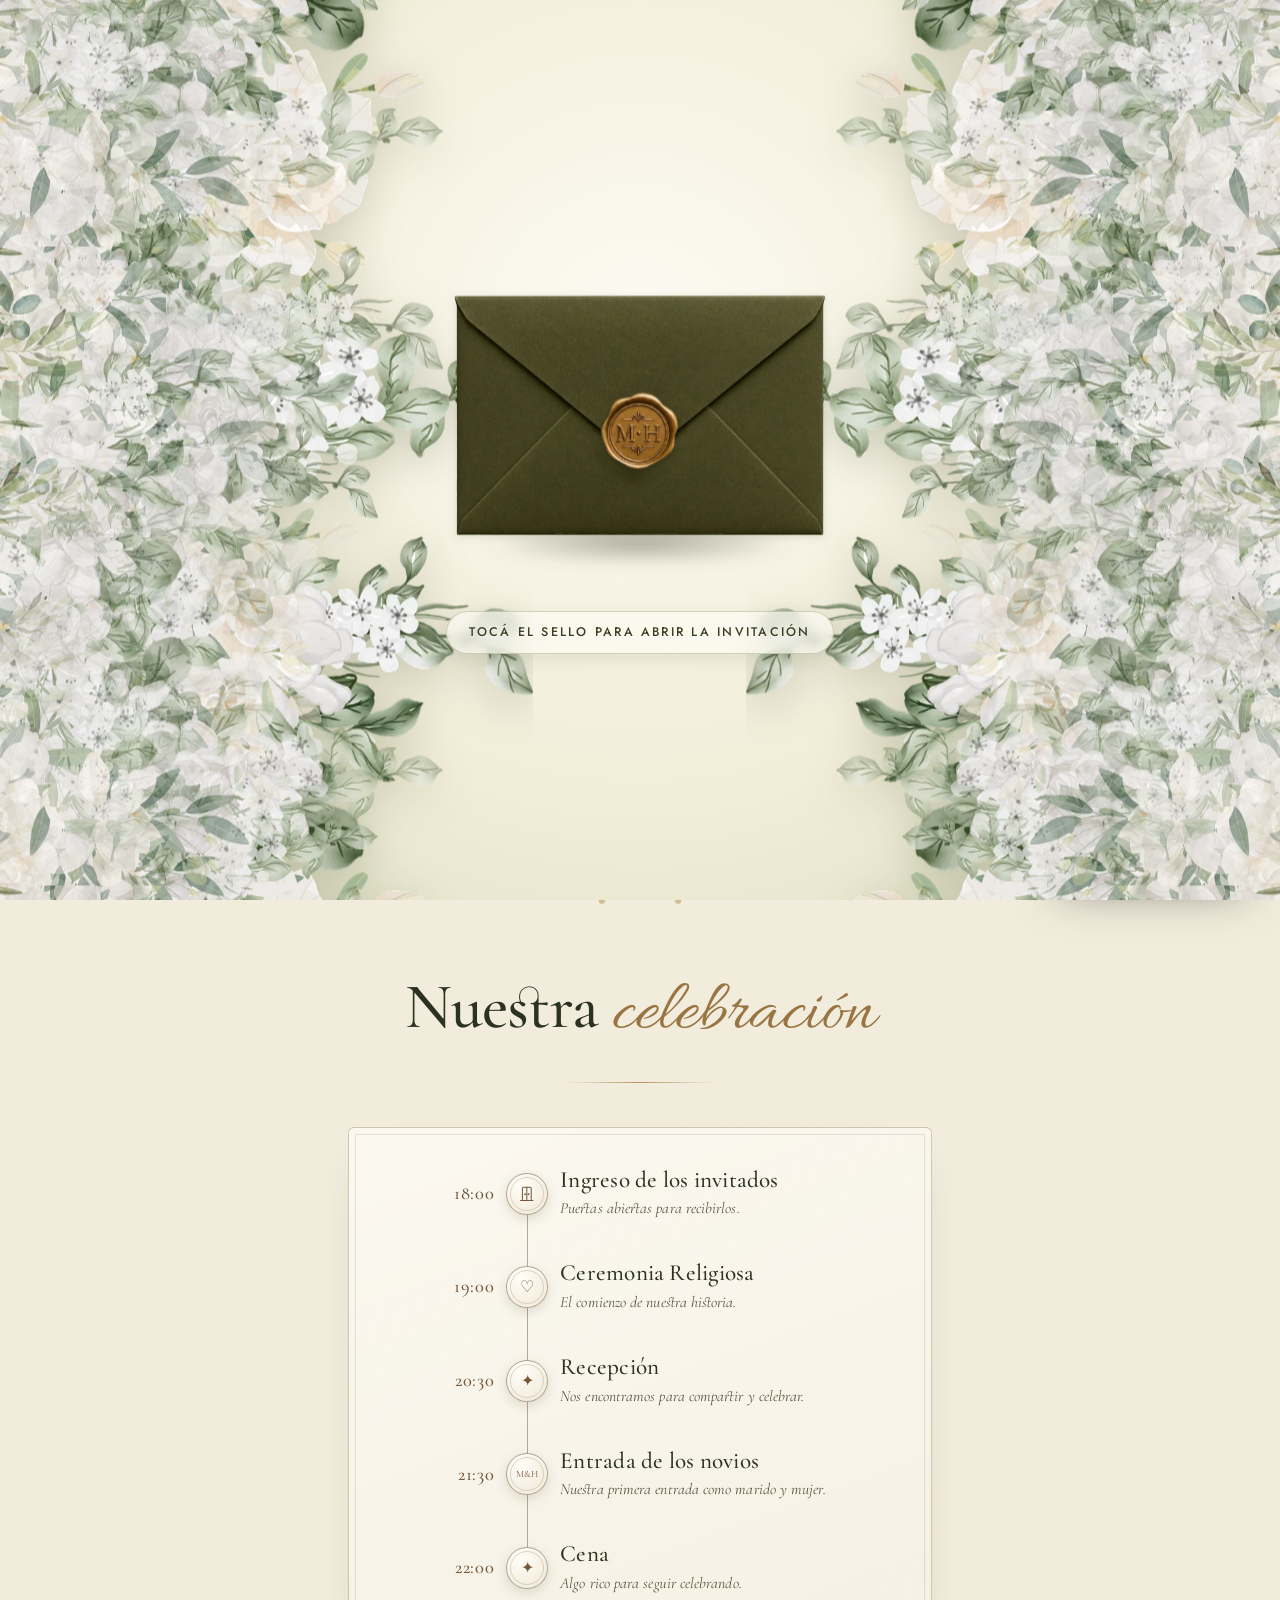
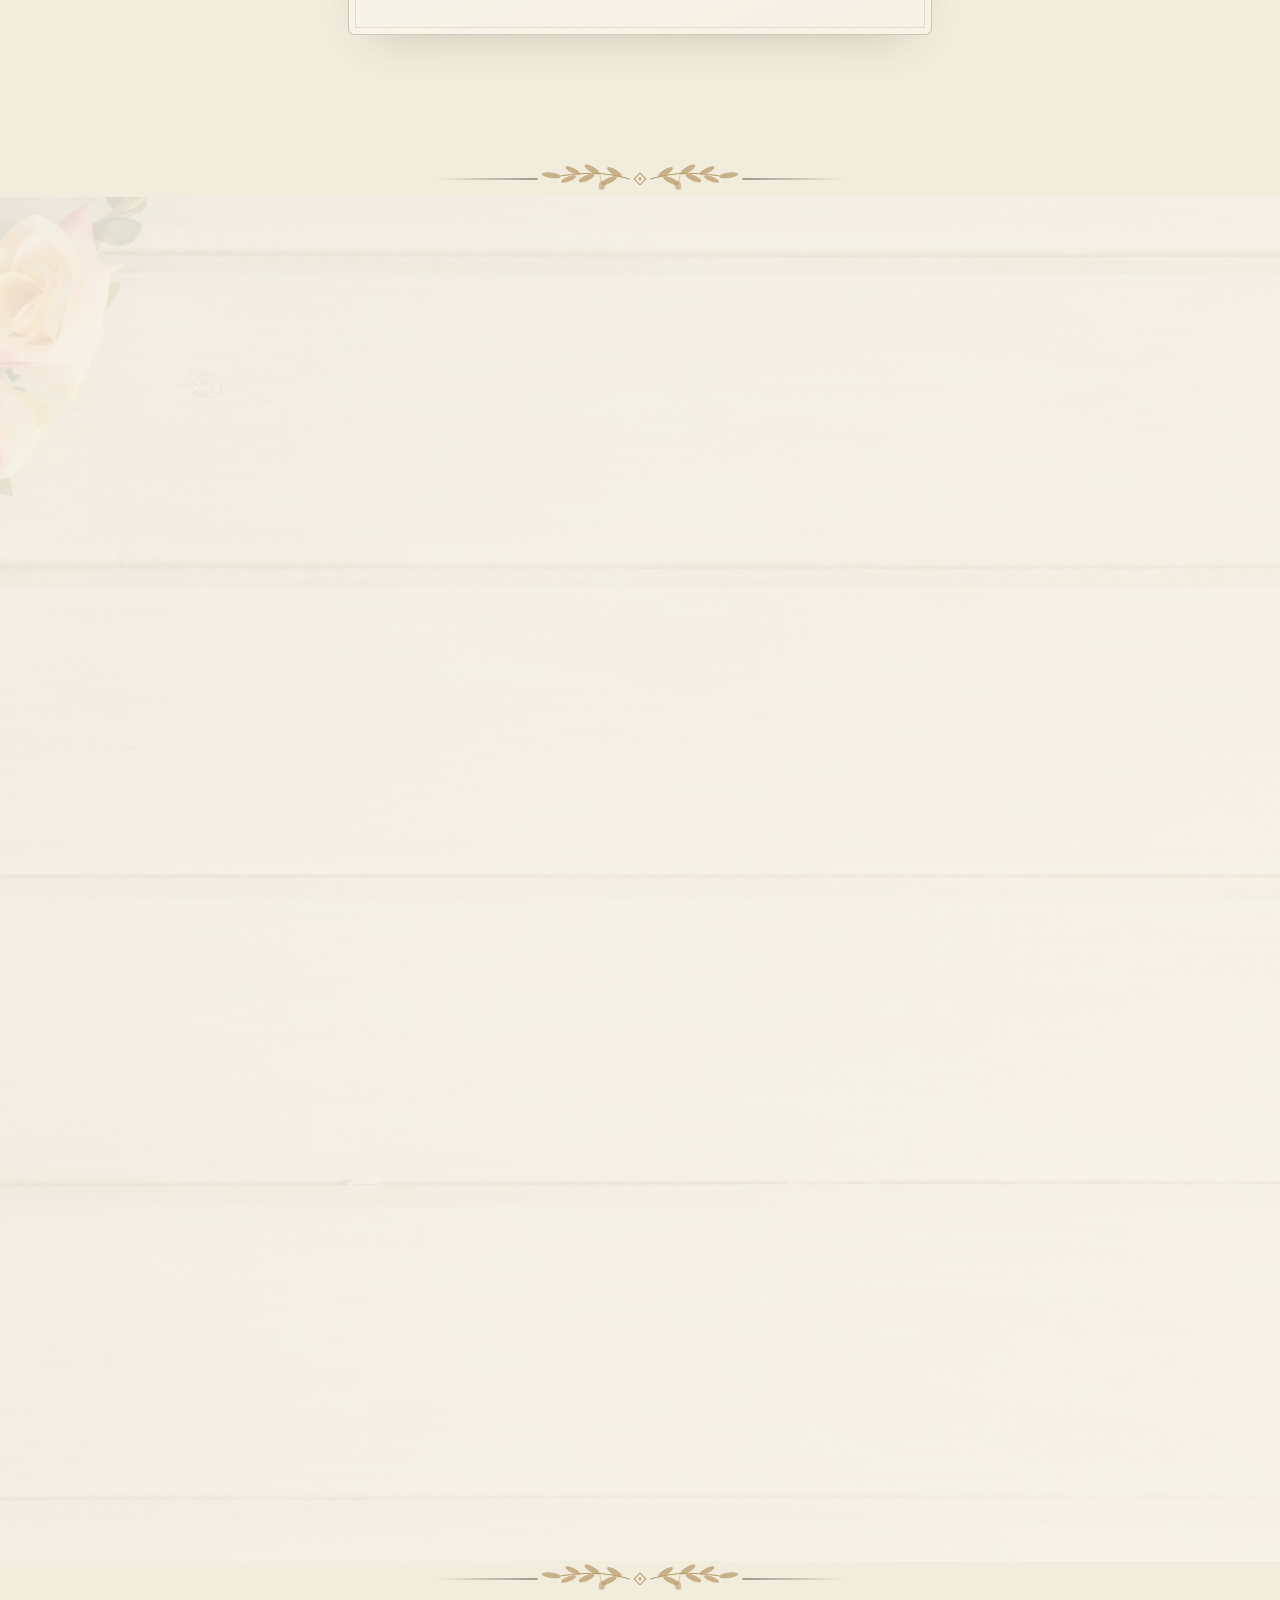
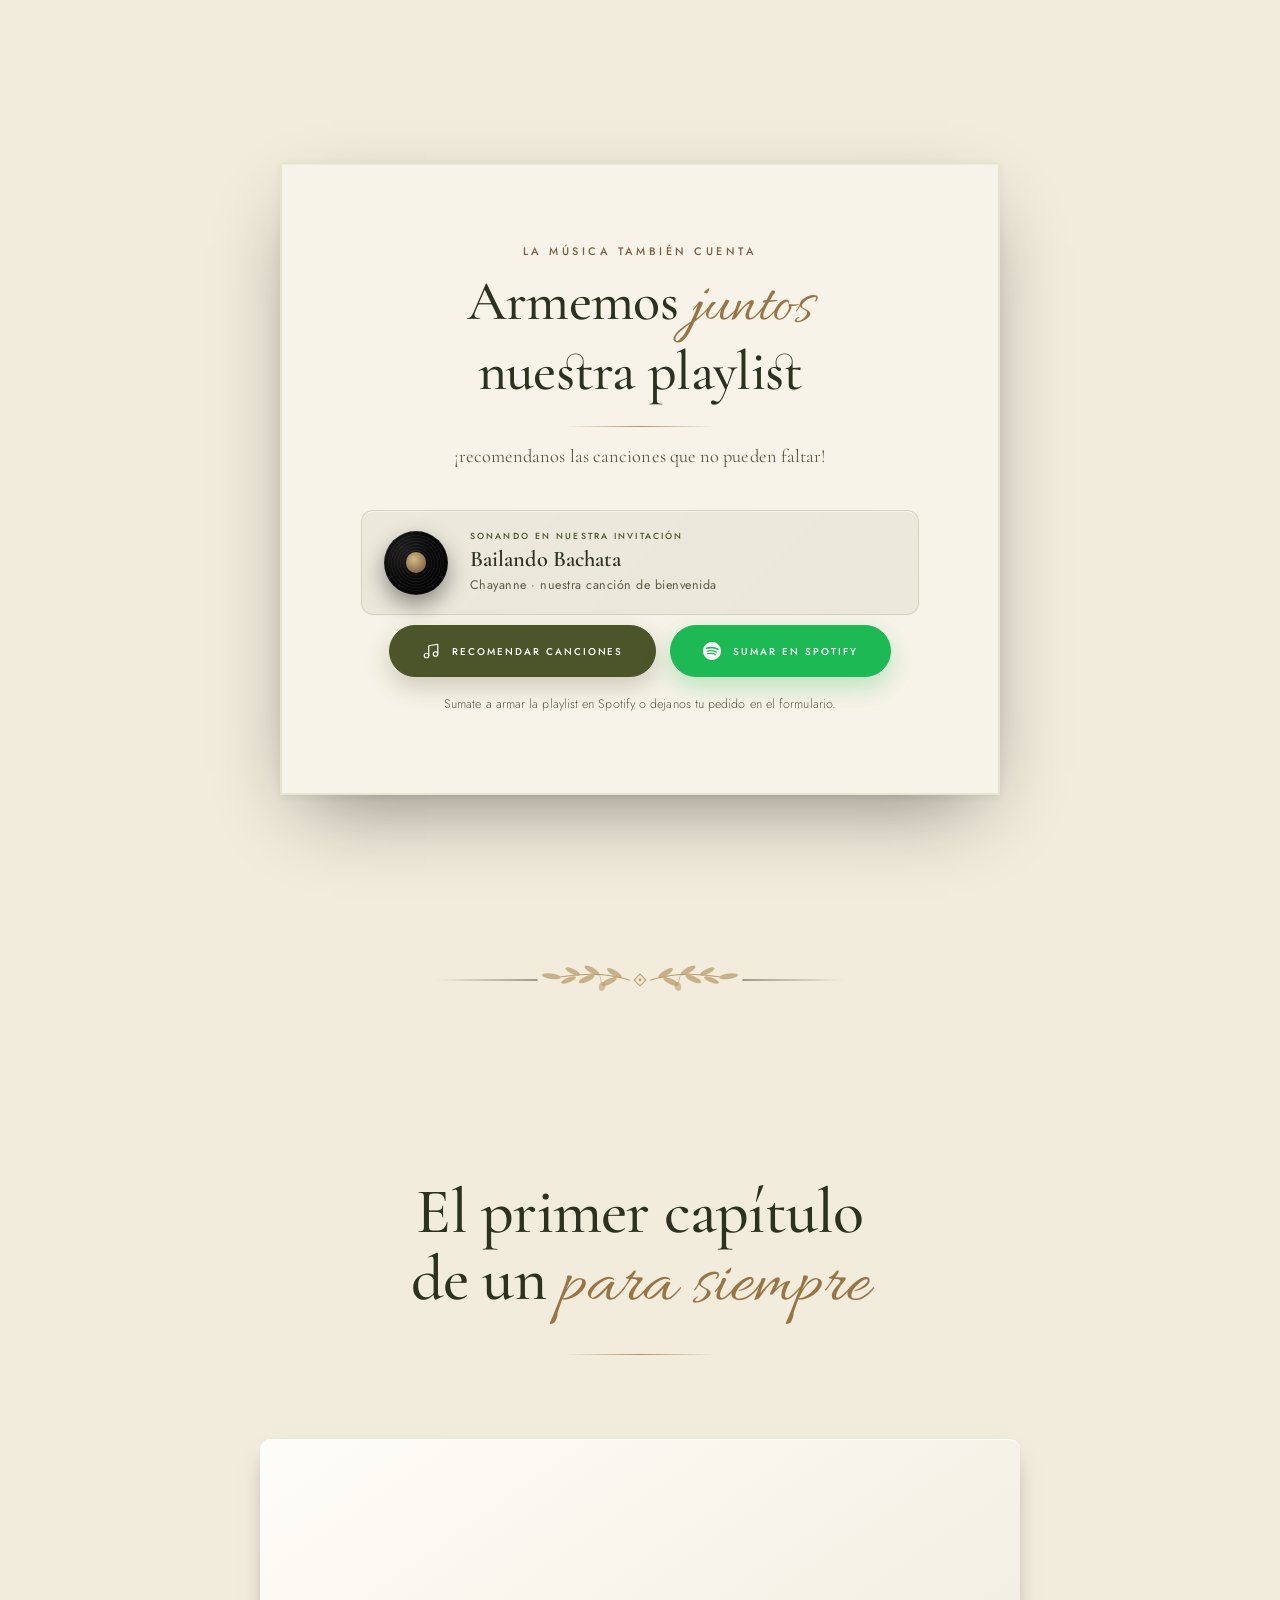
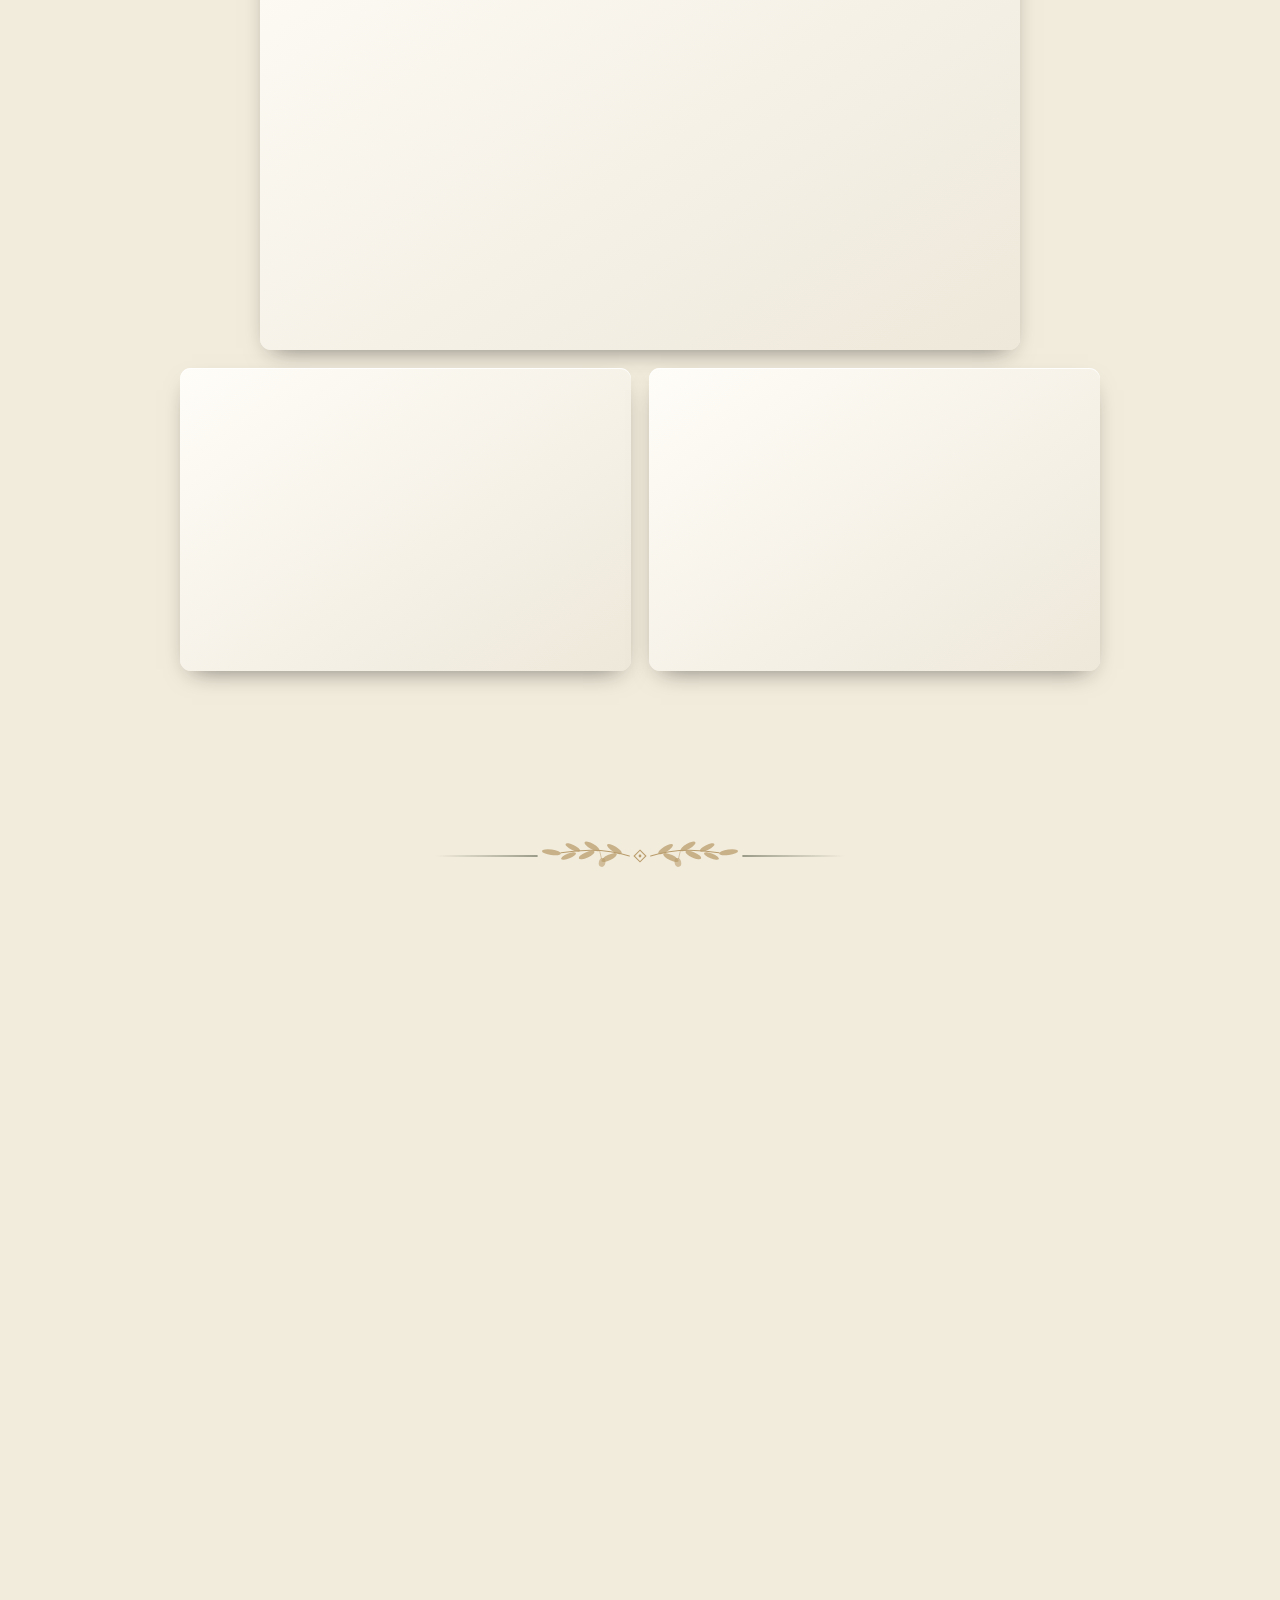
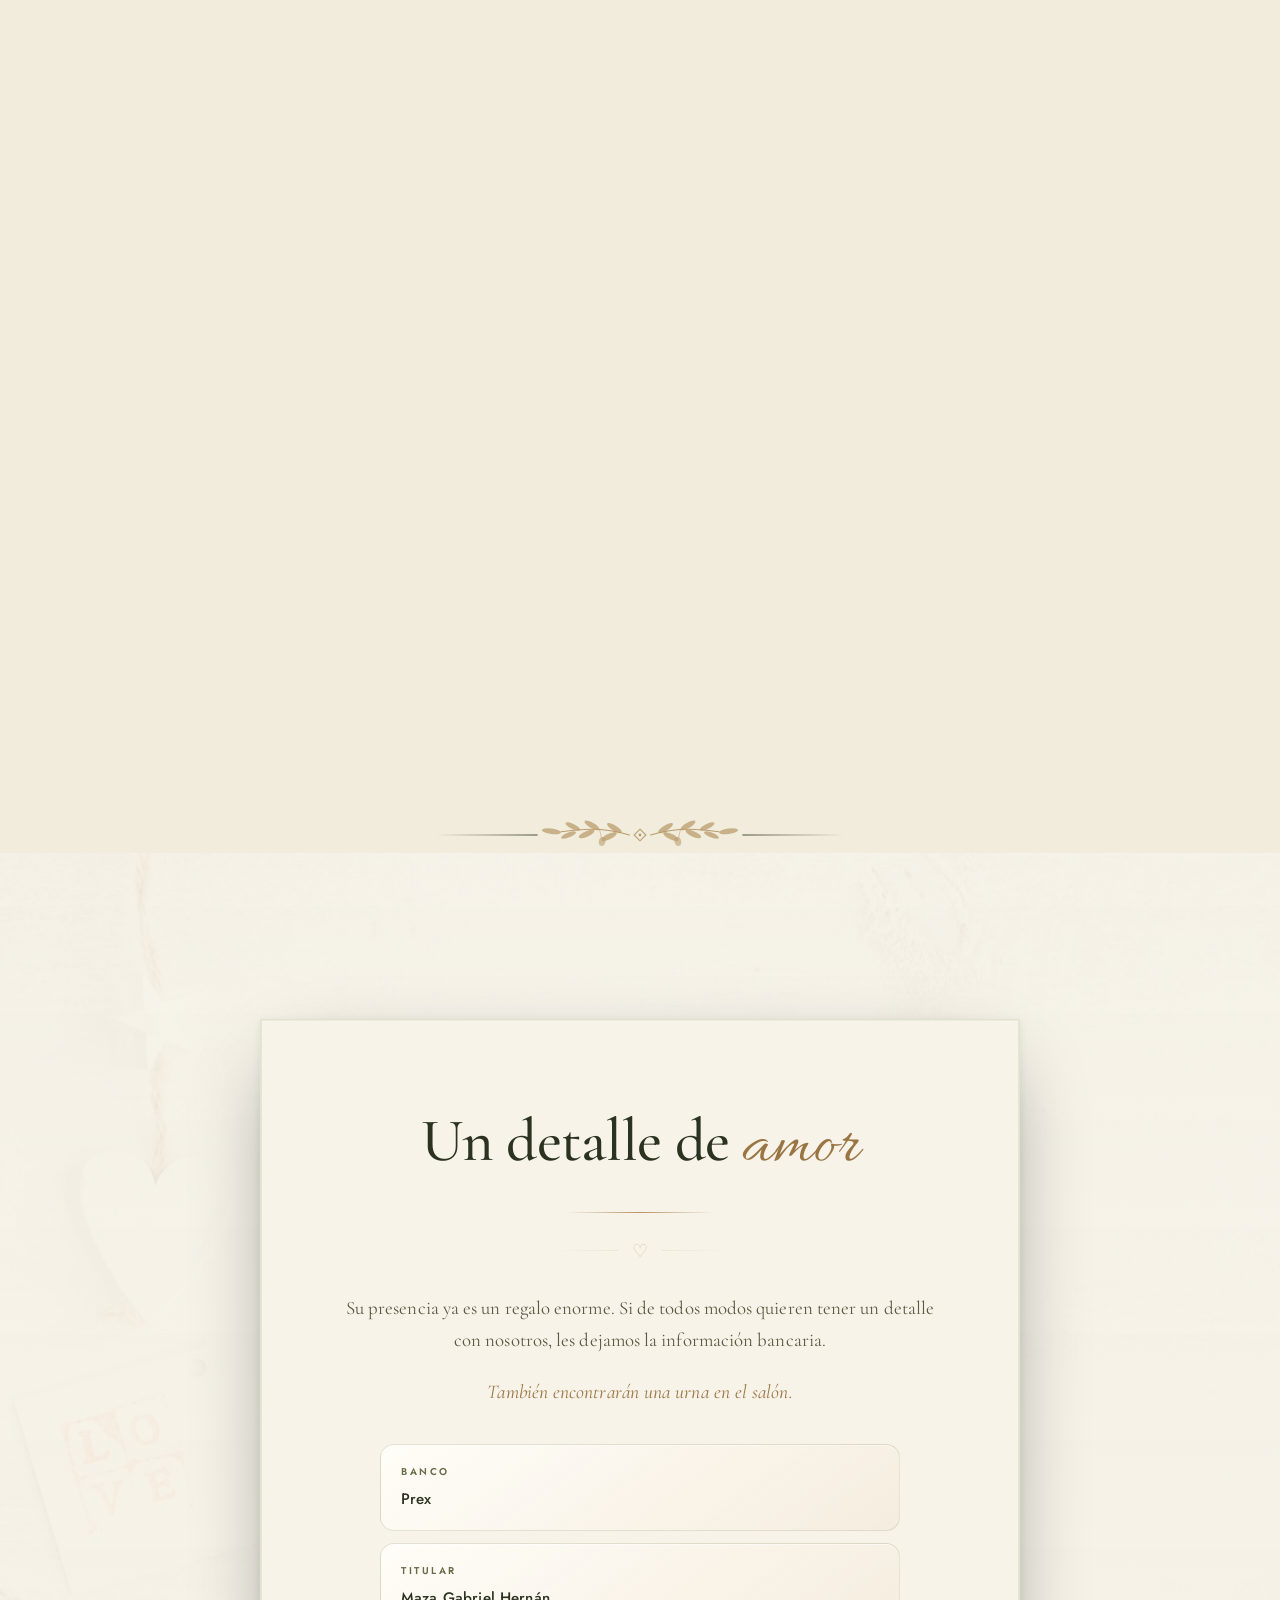
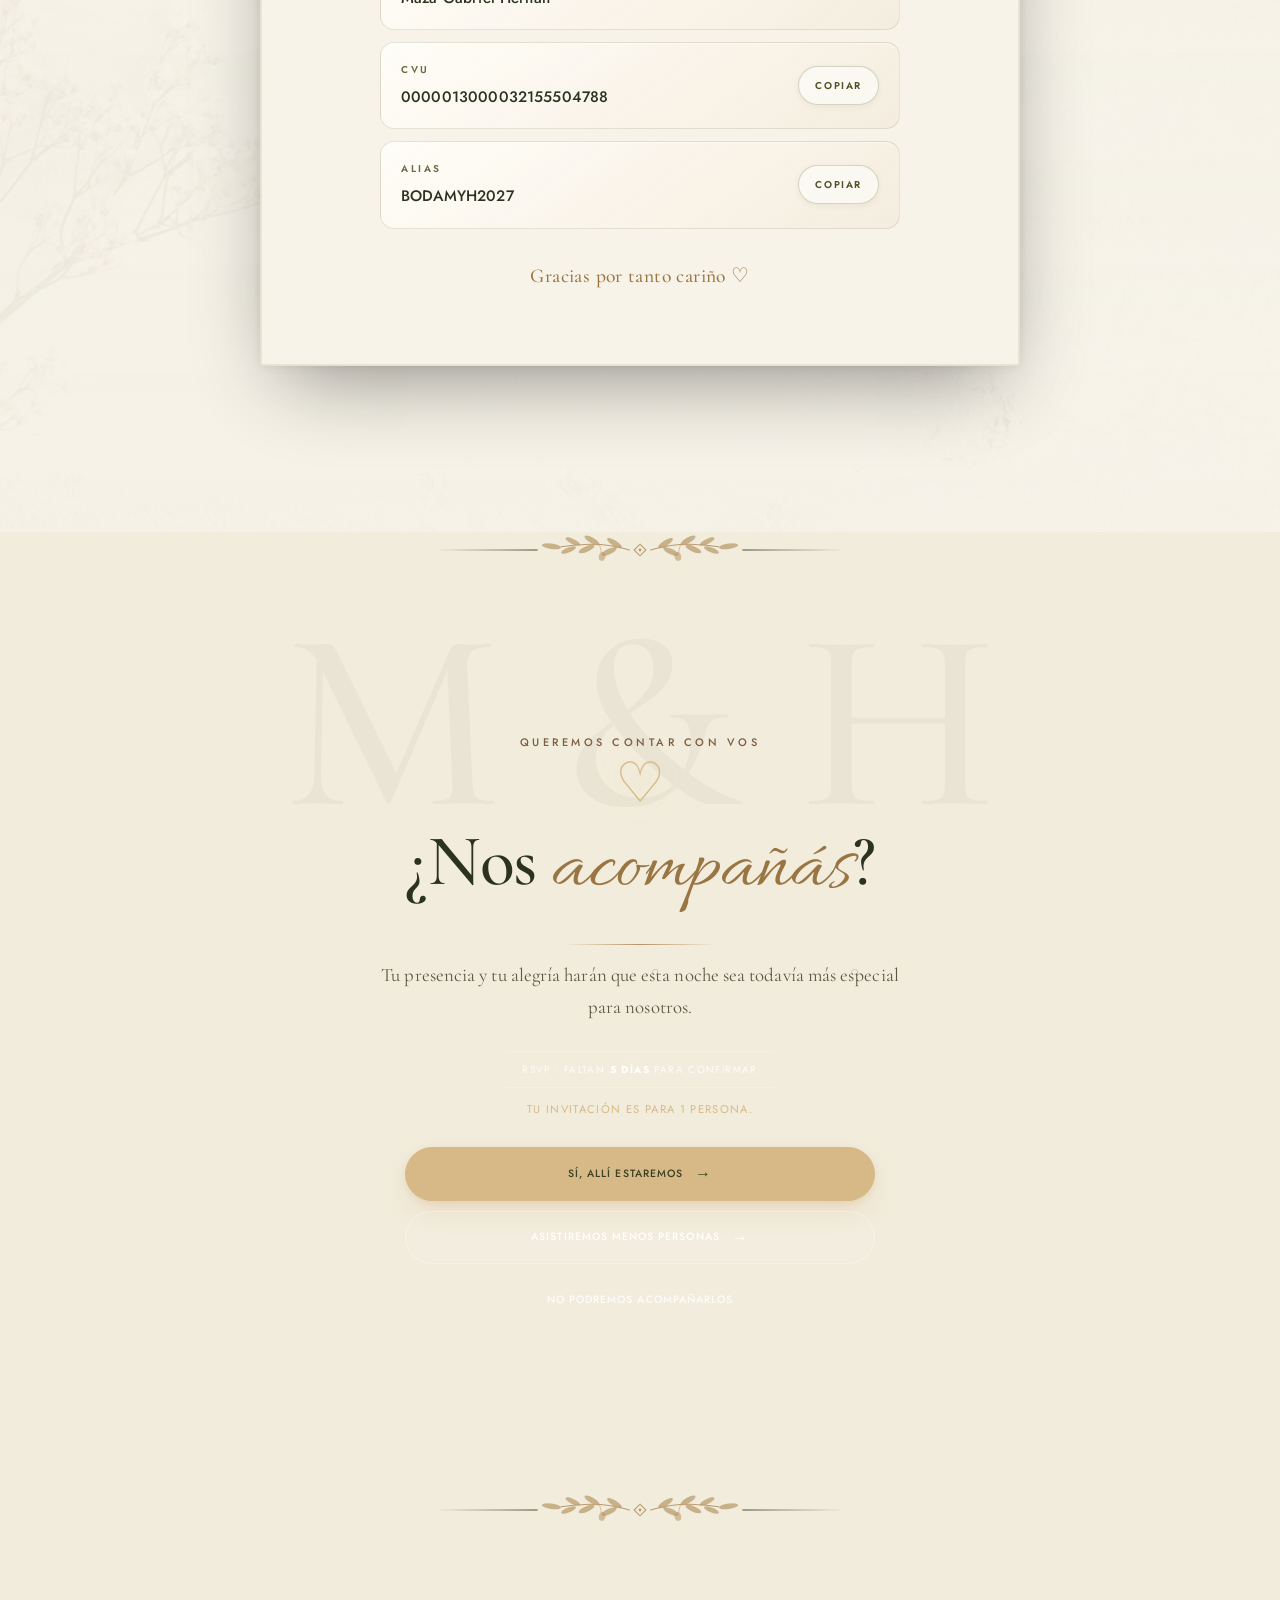
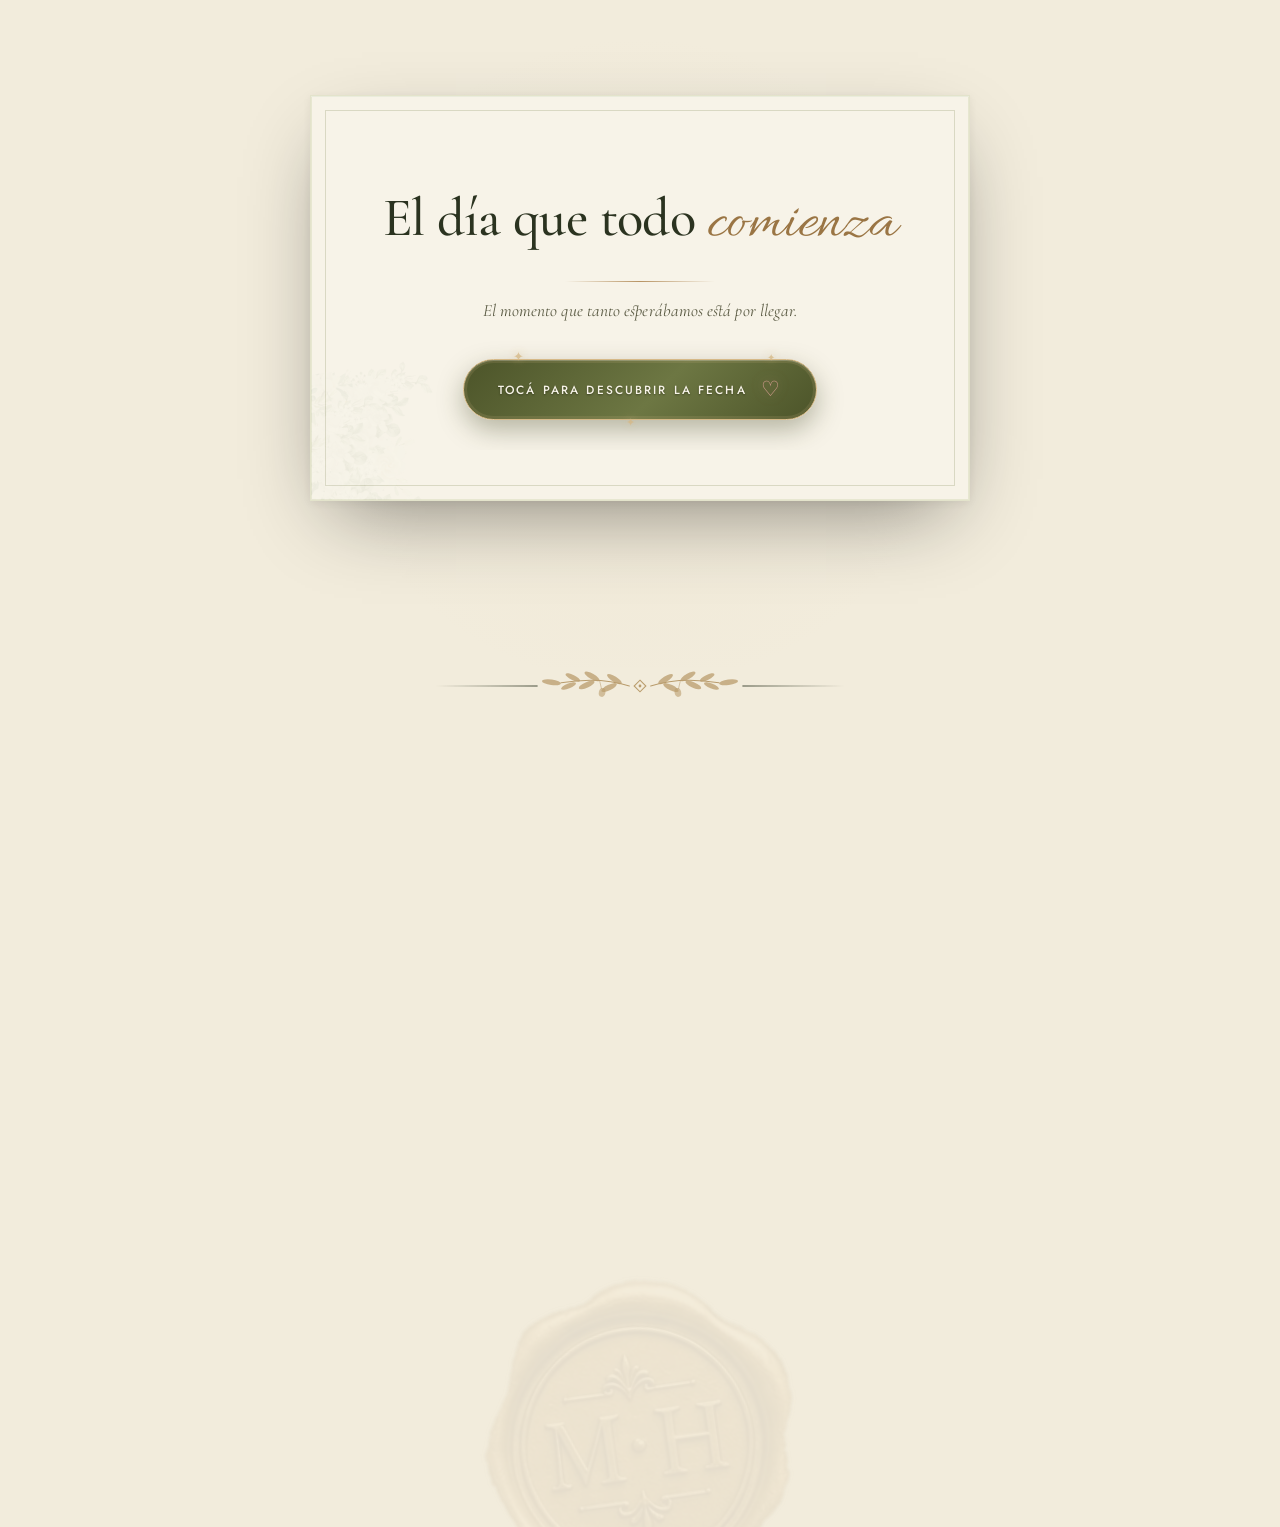
<file: index.html>
<!doctype html>
<html lang="es">
  <head>
    <meta charset="UTF-8" />
    <meta

      name="viewport"
      content="width=device-width, initial-scale=1.0, viewport-fit=cover"
    />
    <meta
      name="description"
      content="Invitación de boda de María y Hernán · Urbana Lounge. Te esperamos para celebrar juntos."
    />
    <meta name="theme-color" content="#3a4020" />

    <!-- ===== Open Graph / WhatsApp ===== -->
    <meta property="og:type" content="website" />
    <meta property="og:title" content="María &amp; Hernán · Nuestra boda" />
    <meta
      property="og:description"
      content="¡Hola!
      Después de tanto esperar este momento, por fin podemos compartirles nuestra invitación. 
      Tocá el link para abrir tu invitación."
    />
    <meta property="og:url" content="https://bodamyh2027.vercel.app/" />
    <meta property="og:site_name" content="María &amp; Hernán" />
    <meta property="og:locale" content="es_AR" />
    <meta
      property="og:image"
      content="https://bodamyh2027.vercel.app/img/og-boda.jpg?v=2"
    />
    <meta
      property="og:image:secure_url"
      content="https://bodamyh2027.vercel.app/img/og-boda.jpg?v=2"
    />
    <meta property="og:image:type" content="image/jpeg" />
    <meta property="og:image:width" content="1200" />
    <meta property="og:image:height" content="630" />
    <meta property="og:image:alt" content="María &amp; Hernán · Nuestra boda" />

    <!-- ===== Twitter / X ===== -->
    <meta name="twitter:card" content="summary_large_image" />
    <meta name="twitter:title" content="María &amp; Hernán · Nuestra boda" />
    <meta
      name="twitter:description"
      content="Con mucha ilusión, te invitamos a celebrar nuestro gran día. Tocá el link para abrir tu invitación."
    />
    <meta
      name="twitter:image"
      content="https://bodamyh2027.vercel.app/img/og-boda.jpg?v=2"
    />
    <meta
      name="twitter:image:alt"
      content="María &amp; Hernán · Nuestra boda"
    />

    <meta name="apple-mobile-web-app-capable" content="yes" />
    <meta
      name="apple-mobile-web-app-status-bar-style"
      content="black-translucent"
    />
    <meta name="apple-mobile-web-app-title" content="María & Hernán" />
    <link rel="manifest" href="manifest.json" />
    <link rel="apple-touch-icon" href="img/apple-touch-icon.png" />

    <link
      rel="icon"
      href="data:image/svg+xml,%3Csvg xmlns='http://www.w3.org/2000/svg' viewBox='0 0 64 64'%3E%3Cdefs%3E%3ClinearGradient id='g' x1='0' y1='0' x2='1' y2='1'%3E%3Cstop offset='0%25' stop-color='%233a4020'%3E%3Canimate attributeName='stop-color' values='%233a4020;%236d7743;%233a4020' dur='6s' repeatCount='indefinite'/%3E%3C/stop%3E%3Cstop offset='100%25' stop-color='%234c5429'%3E%3Canimate attributeName='stop-color' values='%234c5429;%238b9560;%234c5429' dur='6s' repeatCount='indefinite'/%3E%3C/stop%3E%3C/linearGradient%3E%3C/defs%3E%3Crect width='64' height='64' rx='12' fill='url(%23g)'/%3E%3Ctext x='50%25' y='56%25' font-family='Georgia,serif' font-size='30' fill='%23d6b987' text-anchor='middle' dominant-baseline='middle'%3EM%C2%B7H%3C/text%3E%3C/svg%3E"
    />

    <link
      rel="preload"
      as="image"
      href="img/sobre-frente.webp"
      fetchpriority="high"
    />
    <link
      rel="preload"
      as="image"
      href="img/sello-mh.webp"
      fetchpriority="high"
    />
    <link rel="preload" as="image" href="img/sobre-solapa.webp" />
    <link rel="preload" as="image" href="img/5.webp" />
    <link rel="preload" as="image" href="img/flores-izquierda.webp" />
    <link rel="preload" as="image" href="img/flores-derecha.webp" />
    <link
      rel="preload"
      as="image"
      href="img/sobre-interior.webp"
      fetchpriority="low"
    />
    <link
      rel="preload"
      as="image"
      href="img/sobre-solapa-interior.webp"
      fetchpriority="low"
    />

    <style>
      html,
      body {
        margin: 0;
        background: #3a4020;
        color: #f7f3e8;
        font-family: "Jost", "Helvetica Neue", Arial, sans-serif;
      }
      .page-loader {
        position: fixed;
        inset: 0;
        background: #3a4020;
        z-index: 100000;
        display: grid;
        place-items: center;
        transition:
          opacity 0.55s ease,
          visibility 0.55s ease;
      }
      .page-loader span {
        width: 34px;
        height: 34px;
        border: 1px solid rgba(201, 206, 167, 0.28);
        border-top-color: #d6b987;
        border-radius: 50%;
        animation: spin 0.9s linear infinite;
      }
      .page-loader.is-hidden {
        opacity: 0;
        visibility: hidden;
        pointer-events: none;
      }
      @keyframes spin {
        to {
          transform: rotate(360deg);
        }
      }
      .envelope-opening {
        position: fixed;
        inset: 0;
        z-index: 99999;
        display: grid;
        place-items: center;
        background: #f1edd8;
      }
    </style>

    <!-- Fonts optimizadas (menos variantes) -->
    <link rel="preconnect" href="https://fonts.googleapis.com" />
    <link rel="preconnect" href="https://fonts.gstatic.com" crossorigin />
    <link
      href="https://fonts.googleapis.com/css2?family=Jost:wght@300;400;500;600&family=Cormorant+Garamond:ital,wght@0,400;0,500;0,600;1,400;1,500&family=Allura&family=Caveat:wght@500&display=swap"
      rel="stylesheet"
      media="print"
      onload="this.media = 'all'"
    />
    <noscript>
      <link
        href="https://fonts.googleapis.com/css2?family=Jost:wght@300;400;500;600&family=Cormorant+Garamond:ital,wght@0,400;0,500;0,600;1,400;1,500&family=Allura&family=Caveat:wght@500&display=swap"
        rel="stylesheet"
      />
    </noscript>

    <script type="application/ld+json">
      {
        "@context": "https://schema.org",
        "@type": "Event",
        "name": "Boda de María & Hernán",
        "startDate": "2027-02-20T19:00:00-03:00",
        "endDate": "2027-02-21T01:00:00-03:00",
        "eventStatus": "https://schema.org/EventScheduled",
        "eventAttendanceMode": "https://schema.org/OfflineEventAttendanceMode",
        "location": {
          "@type": "Place",
          "name": "Urbana Lounge",
          "address": {
            "@type": "PostalAddress",
            "addressLocality": "Mar del Plata",
            "addressRegion": "Buenos Aires",
            "addressCountry": "AR"
          },
          "geo": {
            "@type": "GeoCoordinates",
            "latitude": -37.8745289,
            "longitude": -58.289135
          },
          "hasMap": "https://www.google.com/maps?q=-37.8745289,-58.289135"
        },
        "image": ["https://bodamyh2027.vercel.app/img/og-boda.jpg?v=2"],
        "description": "Ceremonia y recepción en Urbana Lounge. ¡Te esperamos para celebrar juntos!",
        "organizer": { "@type": "Person", "name": "María & Hernán" }
      }
    </script>

    <title>María &amp; Hernán · Nuestra boda</title>
    <link rel="stylesheet" href="css/style.css" />
  </head>
  <body>
    <svg
      width="0"
      height="0"
      style="position: absolute"
      aria-hidden="true"
      focusable="false"
    >
      <defs>
        <linearGradient id="mh-div-fade" x1="0" y1="0" x2="1" y2="0">
          <stop offset="0" stop-color="currentColor" stop-opacity=".95" />
          <stop offset="1" stop-color="currentColor" stop-opacity="0" />
        </linearGradient>
        <symbol id="mh-divider" viewBox="0 0 400 60">
          <g id="mh-divider-half">
            <path
              d="M210 30 Q238 21 274 27"
              fill="none"
              stroke="currentColor"
              stroke-width="1"
              stroke-linecap="round"
            />
            <g fill="currentColor" opacity=".75">
              <ellipse
                cx="224"
                cy="23.5"
                rx="8"
                ry="2.6"
                transform="rotate(-32 224 23.5)"
              />
              <ellipse
                cx="229"
                cy="31.5"
                rx="8"
                ry="2.6"
                transform="rotate(26 229 31.5)"
              />
              <ellipse
                cx="245"
                cy="21"
                rx="8"
                ry="2.6"
                transform="rotate(-30 245 21)"
              />
              <ellipse
                cx="250"
                cy="29"
                rx="8"
                ry="2.6"
                transform="rotate(24 250 29)"
              />
              <ellipse
                cx="263"
                cy="22"
                rx="7.5"
                ry="2.4"
                transform="rotate(-26 263 22)"
              />
              <ellipse
                cx="267"
                cy="30"
                rx="7.5"
                ry="2.4"
                transform="rotate(22 267 30)"
              />
              <ellipse
                cx="283"
                cy="26.5"
                rx="9"
                ry="2.6"
                transform="rotate(-8 283 26.5)"
              />
            </g>
            <path
              d="M238 24.5 L236 33"
              stroke="currentColor"
              stroke-width=".7"
              opacity=".7"
            />
            <ellipse
              cx="235.5"
              cy="36"
              rx="3.1"
              ry="4.2"
              transform="rotate(-12 235.5 36)"
              fill="currentColor"
              opacity=".6"
            />
            <rect
              x="296"
              y="29.5"
              width="96"
              height="1"
              fill="url(#mh-div-fade)"
            />
          </g>
          <use
            href="#mh-divider-half"
            transform="translate(400 0) scale(-1 1)"
          />
          <path
            d="M200 24.5 L205.5 30 L200 35.5 L194.5 30 Z"
            fill="none"
            stroke="currentColor"
            stroke-width="1"
          />
          <circle cx="200" cy="30" r="1.3" fill="currentColor" />
        </symbol>
      </defs>
    </svg>
    <div class="grain" aria-hidden="true"></div>
    <div
      class="toast-container"
      id="toast-container"
      aria-live="polite"
      aria-atomic="true"
    ></div>

    <div
      id="event-day-banner"
      class="event-day-banner"
      hidden
      aria-hidden="true"
    ></div>

    <div class="page-loader" id="page-loader" aria-hidden="true">
      <span></span>
    </div>

    <!-- SOBRE -->
    <div
      class="envelope-opening"
      id="envelope-opening"
      aria-label="Abrir invitación"
    >
      <div class="envelope-opening__backdrop" aria-hidden="true"></div>
      <div class="envelope-intro">
        <div class="envelope-stage">
          <div class="deco-flowers deco-flowers--left" aria-hidden="true"></div>
          <div
            class="deco-flowers deco-flowers--right"
            aria-hidden="true"
          ></div>
          <button
            class="envelope-css"
            id="opening-envelope"
            type="button"
            aria-label="Abrir la invitación"
          >
            <span class="env-rig" aria-hidden="true">
              <img
                class="env-layer env-inside"
                src="img/sobre-interior.webp"
                alt=""
                width="1000"
                height="650"
                decoding="async"
              />
              <span class="env-card-clip">
                <span class="envelope-css__photo">
                  <img src="img/5.webp" alt="" width="600" height="800" />
                </span>
              </span>
              <img
                class="env-layer env-pocket"
                src="img/sobre-interior.webp"
                alt=""
                width="1000"
                height="650"
                decoding="async"
              />
              <img
                class="env-layer env-front"
                src="img/sobre-frente.webp"
                alt=""
                width="1000"
                height="650"
                decoding="async"
                fetchpriority="high"
              />
              <span class="env-flap">
                <img
                  class="env-flap__front"
                  src="img/sobre-solapa.webp"
                  alt=""
                  width="970"
                  height="437"
                  decoding="async"
                />
                <img
                  class="env-flap__back"
                  src="img/sobre-solapa-interior.webp"
                  alt=""
                  width="970"
                  height="432"
                  decoding="async"
                />
                <span class="env-flap__seal">
                  <img
                    class="env-flap__seal-img"
                    src="img/sello-mh.webp"
                    alt=""
                    width="245"
                    height="245"
                    decoding="async"
                    fetchpriority="high"
                  />
                </span>
              </span>
            </span>
          </button>
        </div>
        <p class="opening-hint">Tocá el sello para abrir la invitación</p>
      </div>
    </div>

    <!-- NAV -->
    <nav
      class="floating-nav"
      id="floating-nav"
      aria-label="Navegación de la invitación"
    >
      <a href="#portada">Inicio</a>
      <a href="#gran-dia">Celebración</a>
      <a href="#vestimenta">Vestimenta</a>
      <a href="#playlist">Playlist</a>
      <a href="#galeria">Fotos</a>
      <a href="#ubicacion">Lugar</a>
      <a href="#regalos">Regalos</a>
      <a href="#confirmacion">Confirmar</a>
      <a href="#descubrir-fecha">La fecha</a>
      <a href="#agradecimiento">Gracias</a>
    </nav>

    <!-- MUSIC PLAYER -->
    <div
      class="music-player"
      id="music-player"
      role="group"
      aria-label="Reproductor de música"
    >
      <audio
        id="wedding-audio"
        preload="none"
        loop
        src="audio/bailando-bachata.mp3"
      ></audio>
      <button
        class="music-player__button"
        id="music-toggle"
        type="button"
        aria-label="Reproducir música"
        aria-pressed="false"
      >
        <span class="music-player__vinyl" aria-hidden="true">
          <span class="music-player__vinyl-grooves"></span>
          <span class="music-player__vinyl-center"></span>
          <span class="music-player__vinyl-label">
            <span class="music-player__vinyl-initials">M·H</span>
          </span>
        </span>
        <span class="music-player__eq" aria-hidden="true"
          ><i></i><i></i><i></i><i></i
        ></span>
      </button>
      <div class="music-player__copy">
        <span class="music-player__eyebrow">Nuestra canción</span>
        <strong>Bailando Bachata</strong>
        <span class="music-player__artist">Chayanne</span>
      </div>
    </div>

    <main>
      <section class="cover-section" id="portada" data-ambient="tl">
        <div class="section-frame reveal-card">
          <span class="section-kicker">Con mucha ilusión</span>
          <h2 class="display-title">María <em>&amp;</em> Hernán</h2>
          <p class="cover-intro">
            Hoy elegimos dar el paso más hermoso de nuestra historia. Y para que
            este recuerdo sea completo, queremos compartirlo con ustedes, que
            forman parte de nuestra vida y de nuestra felicidad. Los esperamos
            para celebrar juntos nuestro matrimonio.
          </p>
          <div class="ornament" aria-hidden="true">
            <span></span>
            <svg viewBox="0 0 40 24" xmlns="http://www.w3.org/2000/svg">
              <path
                d="M6 18c6-10 14-14 20-12 4 1 6 5 5 9-1 5-6 8-11 7-3-1-5-3-6-6-1-4 1-7 4-8"
                stroke="currentColor"
                stroke-width="1"
                fill="none"
              />
              <ellipse
                cx="14"
                cy="14"
                rx="2"
                ry="3"
                fill="currentColor"
                opacity=".4"
              />
            </svg>
            <span></span>
          </div>
          <a class="text-link" href="#gran-dia"
            >Conocé los detalles <span>↓</span></a
          >
        </div>
      </section>

      <div class="olive-divider" aria-hidden="true">
        <svg
          viewBox="0 0 400 60"
          preserveAspectRatio="xMidYMid meet"
          xmlns="http://www.w3.org/2000/svg"
        >
          <use href="#mh-divider" />
        </svg>
      </div>

      <!-- CRONOGRAMA -->
      <section class="grand-day-section" id="gran-dia" data-ambient="tr">
        <div class="content-width">
          <header class="section-heading reveal-section">
            <h2>Nuestra <em class="title-script">celebración</em></h2>
          </header>
          <div
            class="timeline"
            id="timeline"
            aria-label="Cronograma de la boda"
          >
            <article
              class="timeline-item reveal-section"
              data-time="18:00"
              style="--index: 0"
            >
              <div class="timeline-time">18:00</div>
              <div class="timeline-dot">
                <svg viewBox="0 0 24 24" width="1.1em" height="1.1em" fill="none" stroke="currentColor" stroke-width="1.4" stroke-linecap="round" stroke-linejoin="round" aria-hidden="true">
                  <path d="M6 21V4.5A1.5 1.5 0 0 1 7.5 3h9A1.5 1.5 0 0 1 18 4.5V21" />
                  <path d="M3.5 21h17" />
                  <path d="M12 3v18" />
                  <circle cx="9.7" cy="12.5" r=".6" fill="currentColor" />
                  <circle cx="14.3" cy="12.5" r=".6" fill="currentColor" />
                </svg>
              </div>
              <div class="timeline-copy">
                <span>Ingreso de los invitados</span>
                <p>Puertas abiertas para recibirlos.</p>
              </div>
            </article>
            <article
              class="timeline-item reveal-section"
              data-time="19:00"
              style="--index: 1"
            >
              <div class="timeline-time">19:00</div>
              <div class="timeline-dot">♡</div>
              <div class="timeline-copy">
                <span>Ceremonia Religiosa</span>
                <p>El comienzo de nuestra historia.</p>
              </div>
            </article>
            <article
              class="timeline-item reveal-section"
              data-time="20:30"
              style="--index: 2"
            >
              <div class="timeline-time">20:30</div>
              <div class="timeline-dot">✦</div>
              <div class="timeline-copy">
                <span>Recepción</span>
                <p>Nos encontramos para compartir y celebrar.</p>
              </div>
            </article>
            <article
              class="timeline-item reveal-section"
              data-time="21:30"
              style="--index: 3"
            >
              <div class="timeline-time">21:30</div>
              <div class="timeline-dot">M&amp;H</div>
              <div class="timeline-copy">
                <span>Entrada de los novios</span>
                <p>Nuestra primera entrada como marido y mujer.</p>
              </div>
            </article>
            <article
              class="timeline-item reveal-section"
              data-time="22:00"
              style="--index: 4"
            >
              <div class="timeline-time">22:00</div>
              <div class="timeline-dot">✦</div>
              <div class="timeline-copy">
                <span>Cena</span>
                <p>Algo rico para seguir celebrando.</p>
              </div>
            </article>
          </div>
        </div>
      </section>

      <div class="olive-divider" aria-hidden="true">
        <svg
          viewBox="0 0 400 60"
          preserveAspectRatio="xMidYMid meet"
          xmlns="http://www.w3.org/2000/svg"
        >
          <use href="#mh-divider" />
        </svg>
      </div>

      <!-- VESTIMENTA -->
      <section class="dress-code-section" id="vestimenta" data-ambient="bl">
        <div class="dress-code-stage reveal-card">
          <article class="dress-code-card dress-code-card--text">
            <h2 class="dress-code-card__title">
              <em class="dress-code-card__title-script">C</em>ódigo de<br />
              <span class="dress-code-card__title-script-2">vestimenta</span>
            </h2>
            <div class="dress-code-label">
              <strong>Semi-Formal</strong>
            </div>
            <p class="dress-code-card__intro">
              Lo más importante para nosotros es que te sientas cómodo. Vístanse
              con ese toque especial que merece una noche para celebrar el amor.
              Con mucho cariño, les pedimos evitar prendas en color blanco,
              beige o tonos similares.
            </p>
          </article>
          <article class="dress-code-card dress-code-card--visual">
            <img
              class="dress-code-image"
              src="img/dresscode.png"
              alt="Siluetas de vestido de novia y traje de novio"
              width="1200"
              height="1200"
              loading="lazy"
              decoding="async"
            />
            <div class="dress-code-recommendations">
              <p class="dress-code-recommendation">
                <strong>Ellas</strong>
                <span>Vestido largo</span>
              </p>
              <p class="dress-code-recommendation">
                <strong>Ellos</strong>
                <span>Saco y corbata</span>
              </p>
            </div>
          </article>
        </div>
        <p class="dress-code-note reveal-section">
          Vení cómodo para aguantar hasta el final de la fiesta
        </p>
      </section>

      <div class="olive-divider" aria-hidden="true">
        <svg
          viewBox="0 0 400 60"
          preserveAspectRatio="xMidYMid meet"
          xmlns="http://www.w3.org/2000/svg"
        >
          <use href="#mh-divider" />
        </svg>
      </div>

      <!-- PLAYLIST -->
      <section class="playlist-section" id="playlist" data-ambient="tl">
        <div class="playlist-card reveal-card">
          <span class="section-kicker">La música también cuenta</span>
          <h2>Armemos <em class="title-script">juntos</em> nuestra playlist</h2>
          <p class="playlist-intro">
            ¡recomendanos las canciones que no pueden faltar!
          </p>
          <div class="playlist-now">
            <div class="playlist-now__vinyl" aria-hidden="true">
              <span class="playlist-now__grooves"></span
              ><span class="playlist-now__center"></span>
            </div>
            <div class="playlist-now__info">
              <span class="playlist-now__eyebrow"
                >Sonando en nuestra invitación</span
              >
              <strong>Bailando Bachata</strong>
              <span class="playlist-now__artist"
                >Chayanne · nuestra canción de bienvenida</span
              >
            </div>
          </div>

          <div class="playlist-actions">
            <button class="playlist-btn" id="playlist-btn" type="button">
              <svg
                viewBox="0 0 24 24"
                fill="none"
                stroke="currentColor"
                stroke-width="1.6"
                stroke-linecap="round"
                stroke-linejoin="round"
                aria-hidden="true"
              >
                <path d="M9 18V5l12-2v13" />
                <circle cx="6" cy="18" r="3" />
                <circle cx="18" cy="16" r="3" />
              </svg>
              <span>Recomendar canciones</span>
            </button>
            <a
              class="playlist-btn playlist-btn--spotify"
              href="https://open.spotify.com/playlist/47DlqqM2FAKmDMcpUHZx0o"
              target="_blank"
              rel="noopener noreferrer"
            >
              <svg viewBox="0 0 24 24" fill="currentColor" aria-hidden="true">
                <path
                  d="M12 0C5.4 0 0 5.4 0 12s5.4 12 12 12 12-5.4 12-12S18.66 0 12 0zm5.521 17.34c-.24.359-.66.48-1.021.24-2.82-1.74-6.36-2.101-10.561-1.141-.418.122-.779-.179-.899-.539-.12-.421.18-.78.54-.9 4.56-1.021 8.52-.6 11.64 1.32.42.18.479.659.301 1.02zm1.44-3.3c-.301.42-.841.6-1.262.3-3.239-1.98-8.159-2.58-11.939-1.38-.479.12-1.02-.12-1.14-.6-.12-.48.12-1.021.6-1.141C9.6 9.9 15 10.561 18.72 12.84c.361.181.54.78.241 1.2zm.12-3.36C15.24 8.4 8.82 8.16 5.16 9.301c-.6.179-1.2-.181-1.38-.721-.18-.601.18-1.2.72-1.381 4.26-1.26 11.28-1.02 15.721 1.621.539.3.719 1.02.419 1.56-.299.421-1.02.599-1.559.3z"
                />
              </svg>
              <span>Sumar en Spotify</span>
            </a>
          </div>
          <p class="playlist-hint">
            Sumate a armar la playlist en Spotify o dejanos tu pedido en el formulario.
          </p>
        </div>
      </section>

      <div class="olive-divider" aria-hidden="true">
        <svg
          viewBox="0 0 400 60"
          preserveAspectRatio="xMidYMid meet"
          xmlns="http://www.w3.org/2000/svg"
        >
          <use href="#mh-divider" />
        </svg>
      </div>

      <!-- GALERÍA -->
      <section class="gallery-section" id="galeria" data-ambient="tr">
        <div class="content-width">
          <header class="section-heading reveal-section">
            <h2>
              El primer capítulo de un
              <em class="title-script">para siempre</em>
            </h2>
          </header>
          <div class="gallery-masonry reveal-section">
            <div class="gallery-item gallery-item--lead">
              <img
                src="img/13.webp"
                alt="María y Hernán besandose en un bosque verde"
                loading="lazy"
                decoding="async"
                width="1264"
                height="843"
              />
            </div>
            <div class="gallery-item">
              <img
                src="img/6.webp"
                alt="María y Hernán besandose de costado"
                loading="lazy"
                decoding="async"
                width="1264"
                height="842"
              />
            </div>
            <div class="gallery-item gallery-item--tall">
              <img
                src="img/10.webp"
                alt="Hernán y María mostrando el anillo"
                loading="lazy"
                decoding="async"
                width="1264"
                height="842"
              />
            </div>
          </div>

          <div class="gallery-album-cta" id="gallery-album-cta" hidden>
            <span class="section-kicker">Después del gran día</span>
            <h3>Compartí tus fotos</h3>
            <p>
              Sumá tus fotos al álbum de la boda y ayudanos a revivir esa noche
              para siempre.
            </p>
            <button class="album-btn" id="album-btn" type="button">
              <svg
                viewBox="0 0 24 24"
                fill="none"
                stroke="currentColor"
                stroke-width="1.6"
                stroke-linecap="round"
                stroke-linejoin="round"
                aria-hidden="true"
              >
                <path d="M21 15v4a2 2 0 0 1-2 2H5a2 2 0 0 1-2-2v-4" />
                <polyline points="17 8 12 3 7 8" />
                <line x1="12" y1="3" x2="12" y2="15" />
              </svg>
              <span>Subir mis fotos</span>
            </button>
          </div>
        </div>
      </section>

      <div class="olive-divider" aria-hidden="true">
        <svg
          viewBox="0 0 400 60"
          preserveAspectRatio="xMidYMid meet"
          xmlns="http://www.w3.org/2000/svg"
        >
          <use href="#mh-divider" />
        </svg>
      </div>

      <!-- UBICACIÓN -->
      <section class="location-section" id="ubicacion" data-ambient="bl">
        <div class="location-inner content-width">
          <header class="location-heading reveal-section">
            <h2>El lugar donde todo <em class="title-script">sucederá</em></h2>
          </header>
          <div class="location-feature reveal-card">
            <div class="location-feature__info">
              <span class="location-feature__eyebrow">El lugar elegido</span>
              <h3>Urbana Lounge</h3>
              <p class="location-feature__type">Ceremonia · Recepción</p>
              <div class="location-feature__line"></div>
              <div class="location-points">
                <div>
                  <span class="location-points__icon">19</span>
                  <p>
                    <strong>19:00 hs</strong
                    ><small>Comienza la ceremonia</small>
                  </p>
                </div>
                <div>
                  <span class="location-points__icon">P</span>
                  <p>
                    <strong>Estacionamiento</strong
                    ><small>Incluido para invitados</small>
                  </p>
                </div>
              </div>
              <div class="location-actions">
                <a
                  class="location-map-button"
                  href="https://www.google.com/maps?q=-37.8745289,-58.289135&z=17&hl=es"
                  target="_blank"
                  rel="noopener noreferrer"
                  ><span>Cómo llegar</span><b>↗</b></a
                >
                <a
                  class="location-map-button location-map-button--waze"
                  href="https://waze.com/ul?ll=-37.8745289,-58.289135&navigate=yes"
                  target="_blank"
                  rel="noopener noreferrer"
                  ><span>Abrir en Waze</span><b>→</b></a
                >
              </div>
            </div>
            <div class="location-feature__map">
              <div class="map-label">
                <span>UBICACIÓN</span><strong>Urbana Lounge</strong>
              </div>
              <button
                type="button"
                class="map-toggle"
                id="map-toggle"
                aria-label="Cambiar vista del mapa"
              >
                <span class="map-toggle__label">Satélite</span>
              </button>
              <a
                class="map-link"
                href="https://www.google.com/maps?q=-37.8745289,-58.289135&z=17&hl=es"
                target="_blank"
                rel="noopener noreferrer"
                aria-label="Abrir ubicación de Urbana Lounge en Google Maps"
              >
                <iframe
                  class="map-iframe"
                  id="map-iframe"
                  src="https://www.google.com/maps/embed?pb=!1m17!1m12!1m3!1d2456.3945676431235!2d-58.2901971582274!3d-37.873529537009674!2m3!1f0!2f0!3f0!3m2!1i1024!2i768!4f13.1!3m2!1m1!2zMzfCsDUyJzI4LjMiUyA1OMKwMTcnMjAuOSJX!5e1!3m2!1ses!2sar!4v1792075270424!5m2!1ses!2sar"
                  allowfullscreen
                  loading="lazy"
                  referrerpolicy="strict-origin-when-cross-origin"
                  title="Mapa de Urbana Lounge"
                  tabindex="-1"
                ></iframe>
              </a>
            </div>
          </div>
          <p class="location-footnote reveal-section">
            La ceremonia y la recepción serán en el mismo lugar, para que solo
            tengas que preocuparte por disfrutar y celebrar con nosotros.<br /><em
              >Te recomendamos llegar unos minutos antes para disfrutar desde el
              comienzo.</em
            >
          </p>
        </div>
      </section>

      <div class="olive-divider" aria-hidden="true">
        <svg
          viewBox="0 0 400 60"
          preserveAspectRatio="xMidYMid meet"
          xmlns="http://www.w3.org/2000/svg"
        >
          <use href="#mh-divider" />
        </svg>
      </div>

      <!-- REGALOS -->
      <section class="gifts-section" id="regalos" data-ambient="tl">
        <div class="gifts-card reveal-card">
          <h2>Un detalle de <em class="title-script">amor</em></h2>
          <div class="ornament" aria-hidden="true">
            <span></span><i>♡</i><span></span>
          </div>
          <p class="gifts-message">
            Su presencia ya es un regalo enorme. Si de todos modos quieren tener un detalle con nosotros, les dejamos la información bancaria.
          </p>
          <p class="gifts-urn">También encontrarán una urna en el salón.</p>
          <div class="bank-details">
            <div class="bank-detail">
              <span class="bank-detail__label">Banco</span>
              <strong class="bank-detail__value">Prex</strong>
            </div>
            <div class="bank-detail">
              <span class="bank-detail__label">Titular</span>
              <strong class="bank-detail__value">Maza Gabriel Hernán</strong>
            </div>
            <div class="bank-detail bank-detail--copy">
              <div class="bank-detail__text">
                <span class="bank-detail__label">CVU</span>
                <strong class="bank-detail__value" id="gift-cbu"
                  >0000013000032155504788</strong
                >
              </div>
              <button
                type="button"
                class="copy-button"
                data-copy-target="gift-cbu"
                data-copy-label="CVU"
              >
                Copiar
              </button>
            </div>
            <div class="bank-detail bank-detail--copy">
              <div class="bank-detail__text">
                <span class="bank-detail__label">Alias</span>
                <strong class="bank-detail__value" id="gift-alias"
                  >BODAMYH2027</strong
                >
              </div>
              <button
                type="button"
                class="copy-button"
                data-copy-target="gift-alias"
                data-copy-label="Alias"
              >
                Copiar
              </button>
            </div>
          </div>
          <p class="gifts-thanks">Gracias por tanto cariño ♡</p>
        </div>
      </section>

      <div class="olive-divider" aria-hidden="true">
        <svg
          viewBox="0 0 400 60"
          preserveAspectRatio="xMidYMid meet"
          xmlns="http://www.w3.org/2000/svg"
        >
          <use href="#mh-divider" />
        </svg>
      </div>

      <!-- CONFIRMACIÓN -->
      <section class="confirm-section" id="confirmacion" data-ambient="tr">
        <div class="confirm-card reveal-card">
          <span class="section-kicker">Queremos contar con vos</span>
          <div class="confirm-symbol">♡</div>
          <h2>¿Nos <em class="title-script">acompañás</em>?</h2>
          <p>
            Tu presencia y tu alegría harán que esta noche sea todavía más
            especial para nosotros.
          </p>
          <div
            class="confirm-deadline"
            id="confirm-deadline"
            data-deadline="2026-12-10T23:59:59-03:00"
          >
            RSVP · Confirmar antes del <strong>10 de diciembre</strong>
          </div>
          <div class="confirm-guest-note" id="confirm-guest-text">
            Tu invitación es para 1 persona.
          </div>
          <div class="confirm-actions" id="confirm-actions">
            <button
              class="confirm-btn confirm-btn--primary"
              id="btn-confirm-all"
              type="button"
            >
              Sí, allí estaremos <span>→</span>
            </button>
            <button class="confirm-btn" id="btn-confirm-less" type="button">
              Asistiremos menos personas <span>→</span>
            </button>
            <button
              class="confirm-btn confirm-btn--ghost"
              id="btn-decline"
              type="button"
            >
              No podremos acompañarlos
            </button>
          </div>
          <div class="confirm-done" id="confirm-done" hidden>
            <div class="confirm-done__check" aria-hidden="true">
              <img
                class="wax-stamp"
                src="img/sello-mh.webp"
                alt=""
                width="96"
                height="96"
                decoding="async"
              />
            </div>
            <p class="confirm-done__text" id="confirm-done-text"></p>
            <button
              class="confirm-done__reset"
              id="confirm-done-reset"
              type="button"
            >
              Cambiar mi respuesta
            </button>
          </div>
        </div>

        <!-- MODAL RSVP -->
        <div class="confirm-modal" id="contact-modal" aria-hidden="true">
          <div class="modal-overlay" id="modal-overlay"></div>
          <div
            class="confirm-modal__card"
            role="dialog"
            aria-modal="true"
            aria-labelledby="modal-title"
          >
            <button
              class="modal-close"
              id="modal-close"
              type="button"
              aria-label="Cerrar"
            >
              ×
            </button>

            <div class="rsvp-form-wrap" id="rsvp-form-wrap">
              <span class="section-kicker">Tu respuesta</span>
              <h3 id="modal-title">Confirmá tu asistencia</h3>
              <p class="modal-intro" id="modal-action-summary">
                Completá tus datos y nos ayudás a organizarnos.
              </p>

              <form class="rsvp-form" id="rsvp-form" novalidate>
                <div class="rsvp-form__field">
                  <label for="rsvp-name"
                    >Nombre y apellido <span>· obligatorio</span></label
                  >
                  <input
                    type="text"
                    id="rsvp-name"
                    name="name"
                    placeholder="¿Cómo te llamás?"
                    autocomplete="name"
                    required
                  />
                </div>

                <div class="rsvp-form__field" id="rsvp-guests-field">
                  <label for="rsvp-guests"
                    >¿Cuántas personas asistirán?
                    <span>· obligatorio</span></label
                  >
                  <select id="rsvp-guests" name="guests"></select>
                </div>

                <div
                  class="rsvp-form__field rsvp-form__companions"
                  id="rsvp-companions-field"
                  hidden
                >
                  <label id="rsvp-companions-label"
                    >Nombres de acompañantes
                    <span>· opcional</span></label
                  >
                  <div id="rsvp-companions"></div>
                </div>

                <div class="rsvp-form__field">
                  <label for="rsvp-contact"
                    >Contacto <span>· opcional</span></label
                  >
                  <input
                    type="text"
                    id="rsvp-contact"
                    name="contact"
                    placeholder="WhatsApp o email para avisarte novedades"
                    maxlength="120"
                    autocomplete="off"
                  />
                </div>

                <div class="rsvp-form__field">
                  <label for="rsvp-message"
                    >Mensaje <span>· opcional</span></label
                  >
                  <textarea
                    id="rsvp-message"
                    name="message"
                    rows="2"
                    placeholder="Algo que quieras contarnos…"
                  ></textarea>
                </div>

                <div class="rsvp-form__actions">
                  <button
                    type="submit"
                    class="rsvp-form__submit"
                    id="rsvp-submit"
                  >
                    <span>Confirmar</span><b>→</b>
                  </button>
                </div>
              </form>
            </div>

            <div class="rsvp-success" id="rsvp-success" hidden>
              <span class="section-kicker">¡Gracias!</span>
              <div class="rsvp-success__check" aria-hidden="true">
                <img
                  class="wax-stamp"
                  src="img/sello-mh.webp"
                  alt=""
                  width="96"
                  height="96"
                  decoding="async"
                />
              </div>
              <p class="rsvp-success__text" id="rsvp-success-text"></p>

              <div class="rsvp-success__whatsapp">
                <span class="rsvp-success__whatsapp-title"
                  >¿Querés avisarnos por WhatsApp también?</span
                >
                <div class="rsvp-success__whatsapp-buttons">
                  <a
                    href="#"
                    id="wa-optional-groom"
                    target="_blank"
                    rel="noopener noreferrer"
                    class="rsvp-wa-btn"
                  >
                    <span class="rsvp-wa-btn__initial">H</span>
                    <span class="rsvp-wa-btn__name">Avisar a Hernán</span>
                  </a>
                  <a
                    href="#"
                    id="wa-optional-bride"
                    target="_blank"
                    rel="noopener noreferrer"
                    class="rsvp-wa-btn"
                  >
                    <span class="rsvp-wa-btn__initial">M</span>
                    <span class="rsvp-wa-btn__name">Avisar a María</span>
                  </a>
                </div>
              </div>

              <button
                type="button"
                class="rsvp-success__reset"
                id="rsvp-success-reset"
              >
                Cambiar mi respuesta
              </button>
            </div>
          </div>
        </div>
      </section>

      <div class="olive-divider" aria-hidden="true">
        <svg
          viewBox="0 0 400 60"
          preserveAspectRatio="xMidYMid meet"
          xmlns="http://www.w3.org/2000/svg"
        >
          <use href="#mh-divider" />
        </svg>
      </div>

      <!-- DESCUBRIR LA FECHA -->
      <section
        class="reveal-date-section"
        id="descubrir-fecha"
        data-ambient="bl"
      >
        <div class="reveal-date-card reveal-section">
          <img
            class="flower-watermark flower-watermark--reveal"
            src="img/flores-izquierda.webp"
            alt=""
            aria-hidden="true"
            loading="lazy"
          />

          <h2>El día que todo <em class="title-script">comienza</em></h2>
          <div class="reveal-date-pre" id="date-pre">
            <div class="reveal-date-pre__inner">
              <p class="reveal-date-intro">
                El momento que tanto esperábamos está por llegar.
              </p>
              <button
                class="reveal-date-btn"
                id="date-reveal-btn"
                type="button"
                aria-expanded="false"
                aria-controls="date-reveal-content"
              >
                <span class="reveal-date-btn__text"
                  >Tocá para descubrir la fecha</span
                >
                <span class="reveal-date-btn__heart" aria-hidden="true">♡</span>
                <span
                  class="reveal-date-btn__spark reveal-date-btn__spark--1"
                  aria-hidden="true"
                  >✦</span
                >
                <span
                  class="reveal-date-btn__spark reveal-date-btn__spark--2"
                  aria-hidden="true"
                  >✦</span
                >
                <span
                  class="reveal-date-btn__spark reveal-date-btn__spark--3"
                  aria-hidden="true"
                  >✦</span
                >
              </button>
            </div>
          </div>
          <div
            class="date-precounter"
            id="date-precounter"
            hidden
            aria-hidden="true"
          >
            <span class="date-precounter__num" id="date-precounter-num"
              >10</span
            >
            <span class="date-precounter__hint" id="date-precounter-hint"
              >Preparate…</span
            >
          </div>
          <div class="date-message" id="date-message" hidden aria-hidden="true">
            <span class="date-message__ornament" aria-hidden="true">✦</span>
            <p class="date-message__line" data-type-line></p>
            <p class="date-message__line" data-type-line></p>
            <p class="date-message__line" data-type-line></p>
            <p
              class="date-message__line date-message__line--final"
              data-type-line
            ></p>
          </div>
          <div class="reveal-date-content" id="date-reveal-content" hidden>
            <div
              class="calendar"
              role="img"
              aria-label="Calendario de febrero de 2027, con la fecha de la boda marcada el día 20"
            >
              <div class="calendar__header">
                <span class="calendar__month">Febrero</span
                ><span class="calendar__year">2027</span>
              </div>
              <div class="calendar__weekdays" aria-hidden="true">
                <span>L</span><span>M</span><span>M</span><span>J</span
                ><span>V</span><span>S</span><span>D</span>
              </div>
              <div class="calendar__days" aria-hidden="true">
                <span class="calendar__day">1</span
                ><span class="calendar__day">2</span
                ><span class="calendar__day">3</span
                ><span class="calendar__day">4</span
                ><span class="calendar__day">5</span
                ><span class="calendar__day">6</span
                ><span class="calendar__day">7</span
                ><span class="calendar__day">8</span
                ><span class="calendar__day">9</span
                ><span class="calendar__day">10</span
                ><span class="calendar__day">11</span
                ><span class="calendar__day">12</span
                ><span class="calendar__day">13</span
                ><span class="calendar__day">14</span
                ><span class="calendar__day">15</span
                ><span class="calendar__day">16</span
                ><span class="calendar__day">17</span
                ><span class="calendar__day">18</span
                ><span class="calendar__day">19</span>
                <span class="calendar__day calendar__day--heart"
                  ><svg
                    class="calendar__heart"
                    viewBox="0 0 24 24"
                    fill="currentColor"
                    aria-hidden="true"
                  >
                    <path
                      d="M12 21.35l-1.45-1.32C5.4 15.36 2 12.28 2 8.5 2 5.42 4.42 3 7.5 3c1.74 0 3.41.81 4.5 2.09C13.09 3.81 14.76 3 16.5 3 19.58 3 22 5.42 22 8.5c0 3.78-3.4 6.86-8.55 11.54L12 21.35z"
                    /></svg
                  ><span class="calendar__day-num">20</span></span
                >
                <span class="calendar__day">21</span
                ><span class="calendar__day">22</span
                ><span class="calendar__day">23</span
                ><span class="calendar__day">24</span
                ><span class="calendar__day">25</span
                ><span class="calendar__day">26</span
                ><span class="calendar__day">27</span
                ><span class="calendar__day">28</span>
              </div>
              <div class="calendar__caption">
                <strong>Sábado 20 de febrero de 2027</strong
                ><span>19:00 hs</span>
              </div>
            </div>
            <div
              class="countdown"
              id="countdown"
              data-countdown-date="2027-02-20T19:00:00-03:00"
              aria-label="Cuenta regresiva"
            >
              <div class="countdown__item">
                <strong id="cd-days">00</strong><span>Días</span>
              </div>
              <div class="countdown__item">
                <strong id="cd-hours">00</strong><span>Horas</span>
              </div>
              <div class="countdown__item">
                <strong id="cd-minutes">00</strong><span>Minutos</span>
              </div>
              <div class="countdown__item">
                <strong id="cd-seconds">00</strong><span>Segundos</span>
              </div>
            </div>

            <div class="calendar-cta">
              <span class="calendar-cta__kicker">No te lo pierdas</span>
              <div class="calendar-cta__buttons">
                <a
                  class="calendar-btn calendar-btn--google"
                  id="add-google-calendar"
                  href="#"
                  target="_blank"
                  rel="noopener noreferrer"
                >
                  <svg
                    viewBox="0 0 24 24"
                    fill="none"
                    xmlns="http://www.w3.org/2000/svg"
                    aria-hidden="true"
                  >
                    <rect
                      x="3"
                      y="4.5"
                      width="18"
                      height="16"
                      rx="2"
                      stroke="currentColor"
                      stroke-width="1.4"
                    />
                    <path
                      d="M3 9.5h18M8 4.5v16"
                      stroke="currentColor"
                      stroke-width="1.4"
                    />
                  </svg>
                  <span>Google Calendar</span>
                </a>
                <button
                  class="calendar-btn calendar-btn--ics"
                  id="add-ics-calendar"
                  type="button"
                >
                  <svg
                    viewBox="0 0 24 24"
                    fill="none"
                    xmlns="http://www.w3.org/2000/svg"
                    aria-hidden="true"
                  >
                    <path
                      d="M12 3v13m0 0l-4-4m4 4l4-4M5 21h14"
                      stroke="currentColor"
                      stroke-width="1.4"
                      stroke-linecap="round"
                      stroke-linejoin="round"
                    />
                  </svg>
                  <span>Apple / Outlook</span>
                </button>
              </div>
            </div>
          </div>
        </div>
      </section>

      <div class="olive-divider" aria-hidden="true">
        <svg
          viewBox="0 0 400 60"
          preserveAspectRatio="xMidYMid meet"
          xmlns="http://www.w3.org/2000/svg"
        >
          <use href="#mh-divider" />
        </svg>
      </div>
    </main>

    <!-- MODAL PLAYLIST -->
    <div
      class="confirm-modal confirm-modal--playlist"
      id="playlist-modal"
      aria-hidden="true"
    >
      <div class="modal-overlay" id="playlist-overlay"></div>
      <div
        class="confirm-modal__card confirm-modal__card--playlist"
        role="dialog"
        aria-modal="true"
        aria-labelledby="playlist-modal-title"
      >
        <button
          class="modal-close"
          id="playlist-modal-close"
          type="button"
          aria-label="Cerrar"
        >
          ×
        </button>
        <div class="playlist-embed" id="playlist-embed">
          <div
            class="playlist-embed__loader"
            id="playlist-loader"
            aria-hidden="true"
          >
            <span class="playlist-embed__spinner"></span>
            <span class="playlist-embed__loading-text"
              >Cargando formulario…</span
            >
          </div>
          <iframe
            class="playlist-embed__frame"
            id="playlist-frame"
            title="Formulario de recomendación de canciones"
            allow="clipboard-write"
            referrerpolicy="strict-origin-when-cross-origin"
          ></iframe>
        </div>
      </div>
    </div>

    <!-- MODAL ÁLBUM -->
    <div
      class="confirm-modal confirm-modal--playlist"
      id="album-modal"
      aria-hidden="true"
    >
      <di v class="modal-overlay" id="album-overlay"></di>
      <div
        class="confirm-modal__card confirm-modal__card--playlist"
        role="dialog"
        aria-modal="true"
        aria-labelledby="album-modal-title"
      >
        <button
          class="modal-close"
          id="album-modal-close"
          type="button"
          aria-label="Cerrar"
        >
          ×
        </button>
        <div class="playlist-embed" id="album-embed">
          <div
            class="playlist-embed__loader"
            id="album-loader"
            aria-hidden="true"
          >
            <span class="playlist-embed__spinner"></span>
            <span class="playlist-embed__loading-text"
              >Cargando formulario…</span
            >
          </div>
          <iframe
            class="playlist-embed__frame"
            id="album-frame"
            title="Formulario para subir fotos"
            allow="clipboard-write"
            referrerpolicy="strict-origin-when-cross-origin"
          ></iframe>
        </div>
      </div>
    </div>

    <!-- FOOTER -->
    <footer class="closing-section" id="agradecimiento">
      <div class="closing-content reveal-card">
        <img
          class="closing-seal"
          src="img/sello-mh.webp"
          alt="Sello M·H"
          width="96"
          height="96"
          loading="lazy"
          decoding="async"
        />
        <span class="section-kicker">Con amor</span>
        <h2>Gracias por ser <em class="title-script">parte</em></h2>
        <p>
          Nos vemos para celebrar una noche que queremos guardar para siempre.
        </p>
        <p class="handwritten-note">¡Los queremos!</p>
        <p class="closing-signature" aria-label="María y Hernán">
          <span aria-hidden="true">María &amp; Hernán</span>
        </p>
        <div class="closing-actions">
          <a class="closing-button" href="#confirmacion"
            >Confirmar asistencia <span>♡</span></a
          >
        </div>
      </div>
    </footer>

    <div class="petals-layer" id="petals-layer" aria-hidden="true"></div>

    <script src="js/script.js"></script>
  </body>
</html>
</file>
<file: css/style.css>
/* ================================================================
   MARÍA & HERNÁN · V65
   + Font subsetting (menos variantes)
   + Contraste WCAG AA
   + Detección hardware lento
   + vCard descargable
   + Aviso de privacidad
   + Modo claro/oscuro
   ================================================================ */
:root{
  --olive:#6d7743; --olive-dark:#4c5429; --olive-deep:#3a4020;
  --olive-soft:#8b9560; --olive-mist:#c9cea7; --olive-veil:#e4e6cf;
  --cream-soft:#f7f3e8; --paper:#fffdf8; --paper-warm:#f2ecdc;
  --gold:#b89464; --gold-dark:#75583a; --gold-light:#d6b987;
  --blush-rose:#e2c2b3; --rose-heart:#d99f92; --blush-deep:#b08a82;
  --ink:#f7f3e8; --ink-dark:#2b3320; --ink-soft:#e4e6cf;
  --muted:#e8ebd5; --muted-dark:#5a5a43;
  --line:rgba(201,206,167,.35); --line-soft:rgba(109,119,67,.2);
  --shadow:0 24px 70px rgba(0,0,0,.32);
  --env-1:#8b9560; --env-2:#6d7743; --env-3:#565f31;
  --seal-hi:#f4d089; --seal-1:#e0b169; --seal-2:#b6802f; --seal-3:#8a5a17; --seal-ink:#4a2c05;
  --serif:'Cormorant Garamond', Georgia, serif;
  --script:'Allura', 'Great Vibes', cursive;
  --hand:'Caveat', 'Bradley Hand', cursive;
  --sans:'Jost', 'Helvetica Neue', Arial, sans-serif;
  --emoji:'Noto Color Emoji','Apple Color Emoji','Segoe UI Emoji';
}
*{box-sizing:border-box;-webkit-tap-highlight-color:transparent}
html{
  scroll-behavior:smooth;
  background:var(--olive-deep);
  -webkit-text-size-adjust:100%;
  text-size-adjust:100%;
}
body{
  margin:0;
  background:var(--olive-deep);
  color:var(--ink);
  font-family:var(--sans);
  font-weight:400;
  letter-spacing:.01em;
  line-height:1.7;
  overflow-x:hidden;
  -webkit-font-smoothing:antialiased;
  text-rendering:optimizeLegibility;
  font-feature-settings:"liga","dlig","onum";
  overflow-wrap:break-word;
  word-wrap:break-word;
  transition:background .3s ease,color .3s ease;
}
body.invitation-locked{overflow:hidden}
body.modal-open{overflow:hidden}
a{color:inherit;text-decoration:none}
button,input,select,textarea{font:inherit;max-width:100%}
button,a{outline-color:var(--gold-light)}
button:focus-visible,a:focus-visible,input:focus-visible,textarea:focus-visible{outline:2px solid var(--gold-light);outline-offset:4px}
img{display:block;max-width:100%;height:auto}
section{position:relative}
.content-width{width:min(1100px,calc(100% - 40px));margin-inline:auto}

/* ============ THEME TOGGLE ============ */
.theme-toggle{
  position:fixed;
  z-index:5500;
  top:max(12px,calc(env(safe-area-inset-top,0px) + 12px));
  left:12px;
  width:48px;
  height:48px;
  padding:0;
  border:1px solid rgba(214,185,135,.4);
  border-radius:50%;
  background:linear-gradient(135deg,rgba(58,64,32,.96),rgba(76,84,41,.96));
  color:var(--gold-light);
  cursor:pointer;
  display:grid;
  place-items:center;
  backdrop-filter:blur(14px);
  -webkit-backdrop-filter:blur(14px);
  box-shadow:0 8px 24px rgba(0,0,0,.35),inset 0 1px 0 rgba(214,185,135,.15);
  transition:background .3s ease,color .3s ease,transform .25s ease,box-shadow .3s ease;
}
.theme-toggle:hover{
  transform:scale(1.06);
  box-shadow:0 12px 28px rgba(0,0,0,.45),inset 0 1px 0 rgba(214,185,135,.25);
}
.theme-toggle:active{transform:scale(.96)}
.theme-toggle__icon{
  position:absolute;
  width:22px;
  height:22px;
  transition:opacity .3s ease,transform .4s ease;
}
.theme-toggle__icon--sun{opacity:0;transform:rotate(-90deg) scale(.6)}
.theme-toggle__icon--moon{opacity:1;transform:rotate(0deg) scale(1)}
body.theme-light .theme-toggle__icon--sun{opacity:1;transform:rotate(0deg) scale(1)}
body.theme-light .theme-toggle__icon--moon{opacity:0;transform:rotate(90deg) scale(.6)}
body.theme-light .theme-toggle{
  background:linear-gradient(135deg,rgba(255,253,248,.96),rgba(244,236,221,.96));
  color:#6f5530;
  border-color:rgba(111,85,48,.3);
}

/* ============ LOADER ============ */
.page-loader{position:fixed;inset:0;background:var(--olive-deep);z-index:100000;display:grid;place-items:center;transition:opacity .55s ease,visibility .55s ease}
.page-loader span{width:34px;height:34px;border:1px solid rgba(201,206,167,.28);border-top-color:var(--gold-light);border-radius:50%;animation:spin .9s linear infinite}
.page-loader.is-hidden{opacity:0;visibility:hidden;pointer-events:none}
@keyframes spin{to{transform:rotate(360deg)}}

/* ============ TIPOGRAFÍA BASE ============ */
.section-kicker{display:block;font-size:.68rem;line-height:1.3;font-weight:500;letter-spacing:.28em;text-transform:uppercase;color:var(--gold-light);font-family:var(--sans)}
.section-heading{text-align:center;max-width:650px;margin:0 auto 70px}
.section-heading h2,
.gifts-card h2,
.confirm-card h2,
.closing-content h2,
.playlist-card h2{
  font-family:var(--serif);
  font-weight:500;
  line-height:1.1;
  margin:14px 0;
  color:var(--ink);
  letter-spacing:.005em;
}
.section-heading h2{font-size:clamp(2rem,5vw,4.1rem)}
.section-heading p{margin:14px auto 0;color:var(--muted);max-width:520px;font-weight:300}
.ornament{display:flex;align-items:center;justify-content:center;gap:14px;margin:22px 0 26px;color:var(--gold)}
.ornament span{width:66px;height:1px;background:linear-gradient(90deg,transparent,var(--line))}
.ornament span:last-child{background:linear-gradient(90deg,var(--line),transparent)}
.ornament svg{width:34px;height:20px;color:var(--olive-soft);opacity:.75}
.ornament i{font-style:normal;font-size:1.15rem;color:var(--blush-rose)}
.reveal-card,.reveal-section{opacity:0;transform:translateY(30px);transition:opacity .9s ease,transform .9s cubic-bezier(.2,.7,.2,1)}
.reveal-card.is-visible,.reveal-section.is-visible{opacity:1;transform:none}
.olive-divider{display:block;height:60px;color:var(--olive-soft);opacity:.4;margin:-10px 0;pointer-events:none}
.olive-divider svg{display:block;width:100%;height:100%}

/* ============ BANNER DÍA DE LA BODA ============ */
.event-day-banner{
  position:sticky;
  top:0;
  z-index:6000;
  width:100%;
  overflow:hidden;
  background:linear-gradient(135deg,#2b3320 0%,#4c5429 45%,#3a4020 100%);
  border-bottom:1px solid rgba(214,185,135,.3);
  box-shadow:0 8px 32px rgba(0,0,0,.4),inset 0 -1px 0 rgba(214,185,135,.2);
  animation:bannerSlideDown .8s cubic-bezier(.2,.7,.2,1) both;
  color:var(--cream-soft);
  font-family:var(--serif);
  text-align:center;
  padding:18px 22px 20px;
}
.event-day-banner[hidden]{display:none}

.event-day-banner::before{
  content:"";
  position:absolute;
  top:0;
  left:0;
  right:0;
  height:2px;
  background:linear-gradient(90deg,transparent,var(--gold) 20%,var(--gold-light) 50%,var(--gold) 80%,transparent);
  opacity:.9;
}

.event-day-banner__glow{
  position:absolute;
  inset:0;
  background:linear-gradient(115deg,transparent 30%,rgba(214,185,135,.18) 50%,transparent 70%);
  transform:translateX(-100%);
  animation:bannerShine 4.5s ease-in-out infinite;
  pointer-events:none;
}
@keyframes bannerShine{
  0%,100%{transform:translateX(-100%)}
  50%{transform:translateX(100%)}
}

.event-day-banner__inner{
  position:relative;
  z-index:1;
  display:flex;
  flex-direction:column;
  align-items:center;
  gap:2px;
  max-width:900px;
  margin:0 auto;
}

.event-day-banner__kicker{
  display:inline-flex;
  align-items:center;
  gap:10px;
  font-family:var(--sans);
  font-size:.58rem;
  font-weight:500;
  letter-spacing:.34em;
  text-transform:uppercase;
  color:var(--gold-light);
  opacity:.9;
  margin-bottom:2px;
}
.event-day-banner__star{
  font-size:.7rem;
  opacity:.7;
  animation:starTwinkle 2.4s ease-in-out infinite;
}
.event-day-banner__star:last-child{animation-delay:.6s}
@keyframes starTwinkle{
  0%,100%{opacity:.4;transform:scale(.9)}
  50%{opacity:1;transform:scale(1.1)}
}

.event-day-banner__title{
  font-family:var(--serif);
  font-style:italic;
  font-weight:500;
  font-size:clamp(1.35rem,3.4vw,1.9rem);
  line-height:1.05;
  letter-spacing:.02em;
  color:#fff;
  margin:4px 0 2px;
  text-shadow:0 2px 12px rgba(214,185,135,.35);
}

.event-day-banner__names{
  font-family:var(--script);
  font-size:clamp(1.9rem,5vw,2.9rem);
  line-height:1.05;
  color:var(--gold-light);
  letter-spacing:.02em;
  text-shadow:0 2px 16px rgba(214,185,135,.45);
  margin:0;
}
.event-day-banner__names em{
  font-family:var(--serif);
  font-style:italic;
  font-size:.7em;
  color:var(--cream-soft);
  vertical-align:.08em;
  margin:0 .04em;
}

.event-day-banner__subtitle{
  display:inline-flex;
  align-items:center;
  gap:12px;
  margin-top:8px;
  font-family:var(--sans);
  font-size:.62rem;
  font-weight:500;
  letter-spacing:.28em;
  text-transform:uppercase;
  color:var(--gold-light);
  opacity:.85;
  text-align:center;
}
.event-day-banner__subtitle::before,
.event-day-banner__subtitle::after{
  content:"";
  display:inline-block;
  width:34px;
  height:1px;
  flex-shrink:0;
  background:linear-gradient(90deg,transparent,var(--gold));
}
.event-day-banner__subtitle::after{
  background:linear-gradient(90deg,var(--gold),transparent);
}

@keyframes bannerSlideDown{
  from{opacity:0;transform:translateY(-100%)}
  to{opacity:1;transform:translateY(0)}
}

@media(max-width:600px){
  .event-day-banner{padding:14px 16px 16px}
  .event-day-banner__kicker{font-size:.52rem;letter-spacing:.28em;gap:8px}
  .event-day-banner__title{font-size:1.2rem;margin:2px 0 1px}
  .event-day-banner__names{font-size:1.9rem}
  .event-day-banner__subtitle{font-size:.54rem;letter-spacing:.22em;margin-top:6px}
  .event-day-banner__subtitle::before,
  .event-day-banner__subtitle::after{width:22px}
}
@media(max-width:380px){
  .event-day-banner{padding:12px 12px 14px}
  .event-day-banner__kicker{font-size:.46rem;letter-spacing:.22em}
  .event-day-banner__names{font-size:1.6rem}
  .event-day-banner__subtitle{font-size:.48rem;letter-spacing:.18em}
}

/* ================================================================
   BANNER POST-BODA (agradecimiento)
   ================================================================ */
.event-day-banner--post{
  background:linear-gradient(135deg,#f7f3e8 0%,#f0e7d2 45%,#ede0c4 100%);
  border-bottom:1px solid rgba(184,148,100,.4);
  box-shadow:0 8px 32px rgba(60,66,32,.25),inset 0 -1px 0 rgba(184,148,100,.3);
  color:var(--olive-dark);
  padding:22px 22px 24px;
}
.event-day-banner--post::before{
  background:linear-gradient(90deg,transparent,var(--gold-dark) 20%,var(--gold) 50%,var(--gold-dark) 80%,transparent);
}
.event-day-banner--post .event-day-banner__glow{
  background:linear-gradient(115deg,transparent 30%,rgba(255,255,255,.5) 50%,transparent 70%);
}
.event-day-banner--post .event-day-banner__kicker{
  color:var(--gold-dark);
}
.event-day-banner--post .event-day-banner__star{
  color:var(--gold);
}
.event-day-banner--post .event-day-banner__title{
  color:var(--olive-dark);
  font-style:italic;
  font-size:clamp(1rem,2.6vw,1.4rem);
  line-height:1.3;
  max-width:780px;
  text-wrap:balance;
  margin:6px 0 4px;
  text-shadow:0 2px 12px rgba(184,148,100,.25);
}
.event-day-banner--post .event-day-banner__names{
  color:var(--gold-dark);
  text-shadow:0 2px 16px rgba(184,148,100,.4);
}
.event-day-banner--post .event-day-banner__names em{
  color:var(--olive-dark);
}
.event-day-banner--post .event-day-banner__subtitle{
  color:var(--olive-dark);
  opacity:.95;
  max-width:720px;
  text-wrap:balance;
  line-height:1.5;
}
.event-day-banner--post .event-day-banner__subtitle::before,
.event-day-banner--post .event-day-banner__subtitle::after{
  background:linear-gradient(90deg,transparent,var(--gold-dark));
}
.event-day-banner--post .event-day-banner__subtitle::after{
  background:linear-gradient(90deg,var(--gold-dark),transparent);
}

.event-day-banner--post .event-day-banner__hearts{
  position:absolute;
  inset:0;
  pointer-events:none;
  overflow:hidden;
  z-index:0;
}
.event-day-banner--post .event-day-banner__heart{
  position:absolute;
  bottom:-10px;
  color:var(--rose-heart);
  opacity:0;
  font-size:.85rem;
  animation:heartFloat 6s ease-in-out infinite;
}
.event-day-banner--post .event-day-banner__heart:nth-child(1){left:8%;animation-delay:0s}
.event-day-banner--post .event-day-banner__heart:nth-child(2){left:22%;animation-delay:1.2s;font-size:.65rem}
.event-day-banner--post .event-day-banner__heart:nth-child(3){left:78%;animation-delay:.6s}
.event-day-banner--post .event-day-banner__heart:nth-child(4){left:92%;animation-delay:1.8s;font-size:.7rem}
@keyframes heartFloat{
  0%{opacity:0;transform:translateY(20px) scale(.8)}
  20%{opacity:.55}
  80%{opacity:.45}
  100%{opacity:0;transform:translateY(-28px) scale(1.05)}
}

@media(max-width:600px){
  .event-day-banner--post .event-day-banner__title{font-size:1rem;line-height:1.35}
  .event-day-banner--post .event-day-banner__subtitle{font-size:.5rem;line-height:1.5}
}
@media(max-width:380px){
  .event-day-banner--post .event-day-banner__title{font-size:.92rem}
}

/* ============ SOBRE ============ */
.envelope-opening{position:fixed;inset:0;z-index:99999;display:grid;place-items:center;background:#f1edd8;opacity:1;visibility:visible;isolation:isolate;transition:opacity 1s ease,visibility 1s ease;overflow:hidden}
.envelope-opening__backdrop{position:absolute;inset:0;z-index:0;background:radial-gradient(circle at 50% 38%,#fdfbf3 0%,#f1edd8 55%,#d9dcc0 100%);pointer-events:none}
.envelope-opening.is-open{opacity:0;visibility:hidden;pointer-events:none}
.envelope-opening.is-instant{transition:none}
.envelope-intro{position:relative;z-index:3;width:min(92vw,560px);padding:20px;text-align:center;overflow:visible}
.envelope-stage{position:relative;display:block;width:min(78vw,380px);margin:0 auto 26px;overflow:visible}
.envelope-stage .deco-flowers{
  position:absolute;
  top:50%;
  height:155vh;
  width:clamp(520px,64vw,1000px);
  pointer-events:none;
  -webkit-user-select: none;
  user-select:none;
  z-index:1;
  background-repeat:repeat-y;
  background-position:center top;
  background-size:100% auto;
  opacity:0;
  filter:blur(8px) saturate(1.05) drop-shadow(0 10px 22px rgba(60,66,32,.22));
  transform:translateY(-50%) scale(.9);
  -webkit-mask-image:linear-gradient(to bottom,transparent 0%,rgba(0,0,0,.35) 4%,#000 14%,#000 86%,rgba(0,0,0,.35) 96%,transparent 100%);
  mask-image:linear-gradient(to bottom,transparent 0%,rgba(0,0,0,.35) 4%,#000 14%,#000 86%,rgba(0,0,0,.35) 96%,transparent 100%);
  animation:flowersBloom 3.8s cubic-bezier(.22,.8,.24,1) forwards;
  will-change:transform,opacity,filter;
  backface-visibility:hidden;
}
.envelope-stage .deco-flowers::before{
  content:"";position:absolute;inset:0;
  background-image:inherit;background-repeat:repeat-y;
  background-position:center 22%;background-size:62% auto;
  opacity:.7;pointer-events:none;
  -webkit-mask-image:linear-gradient(to bottom,transparent 0%,rgba(0,0,0,.4) 5%,#000 16%,#000 84%,rgba(0,0,0,.4) 95%,transparent 100%);
  mask-image:linear-gradient(to bottom,transparent 0%,rgba(0,0,0,.4) 5%,#000 16%,#000 84%,rgba(0,0,0,.4) 95%,transparent 100%);
}
.envelope-stage .deco-flowers::after{
  content:"";position:absolute;inset:0;
  background-image:inherit;background-repeat:repeat-y;
  background-position:center 70%;background-size:78% auto;
  opacity:.55;pointer-events:none;
  -webkit-mask-image:linear-gradient(to bottom,transparent 0%,rgba(0,0,0,.4) 5%,#000 16%,#000 84%,rgba(0,0,0,.4) 95%,transparent 100%);
  mask-image:linear-gradient(to bottom,transparent 0%,rgba(0,0,0,.4) 5%,#000 16%,#000 84%,rgba(0,0,0,.4) 95%,transparent 100%);
}
.envelope-stage .deco-flowers--left{background-image:url("../img/flores-izquierda.webp");right:100%;margin-right:-22%;transform-origin:right center;animation-delay:.4s}
.envelope-stage .deco-flowers--right{background-image:url("../img/flores-derecha.webp");left:100%;margin-left:-22%;transform-origin:left center;animation-delay:.7s}
@keyframes flowersBloom{
  0%{opacity:0;transform:translateY(-50%) scale(.9);filter:blur(10px) saturate(.9) drop-shadow(0 6px 12px rgba(60,66,32,.12))}
  35%{opacity:.5;filter:blur(3px) saturate(1) drop-shadow(0 10px 20px rgba(60,66,32,.18))}
  65%{opacity:.82;filter:blur(.8px) saturate(1.03) drop-shadow(0 12px 24px rgba(60,66,32,.22))}
  100%{opacity:1;transform:translateY(-50%) scale(1);filter:blur(0) saturate(1.05) drop-shadow(0 10px 22px rgba(60,66,32,.22))}
}
.opening-monogram{font-family:var(--serif);font-size:clamp(2.8rem,9vw,4.6rem);line-height:1;color:#2b3320;letter-spacing:.06em;margin:0 0 34px;font-weight:500}
.opening-monogram span{font-family:var(--script);font-size:.75em;color:var(--olive);font-weight:400}
.envelope-css{
  --env-rot:3deg;--env-scale:1;
  position:relative;display:block;width:100%;aspect-ratio:1.55/1;
  margin:0;padding:0;border:0;background:none;cursor:pointer;
  perspective:1400px;overflow:visible;transform-style:preserve-3d;
  transform-origin:center bottom;
  transform:rotateX(var(--env-rot)) scale(var(--env-scale));
  animation:envelopeBeat 2.6s ease-in-out infinite;
  will-change:transform;transition:filter .35s ease;z-index:2;
}
@keyframes envelopeBeat{
  0%{transform:rotateX(3deg) scale(1) translateZ(0)}
  12%{transform:rotateX(2.6deg) scale(1.03) translateZ(3px)}
  24%{transform:rotateX(3.2deg) scale(0.996) translateZ(0)}
  38%{transform:rotateX(2.8deg) scale(1.014) translateZ(1.5px)}
  52%{transform:rotateX(3deg) scale(1) translateZ(0)}
  100%{transform:rotateX(3deg) scale(1) translateZ(0)}
}
.envelope-css:hover{filter:drop-shadow(0 18px 36px rgba(35,40,18,.32))}
.envelope-css:hover .envelope-css__seal{transform:translate(-50%,-50%) scale(1.08)}
.envelope-css.is-opening{animation:none}
.envelope-css::before{content:"";position:absolute;left:6%;right:6%;bottom:-8%;height:14%;background:radial-gradient(ellipse at center,rgba(30,36,15,.48),transparent 72%);filter:blur(10px);z-index:0;pointer-events:none}
.envelope-css__body{position:absolute;inset:0;z-index:3;border-radius:3px;background:linear-gradient(155deg,var(--env-1) 0%,var(--env-2) 55%,var(--env-3) 100%);box-shadow:inset 0 1px 0 rgba(255,255,255,.16),inset 0 -26px 44px -16px rgba(0,0,0,.42),inset 0 0 0 1px rgba(255,255,255,.05),0 24px 42px -22px rgba(35,40,18,.62),0 6px 14px -10px rgba(35,40,18,.4);overflow:hidden;transform:translateZ(0)}
.envelope-css__body::before{content:"";position:absolute;inset:0;background-image:radial-gradient(rgba(255,255,255,.06) 1px,transparent 1px),radial-gradient(rgba(0,0,0,.08) 1px,transparent 1px),repeating-linear-gradient(115deg,rgba(0,0,0,.022) 0 1px,transparent 1px 3px);background-size:5px 5px,7px 7px,auto;background-position:0 0,2px 3px,0 0;opacity:.85;mix-blend-mode:multiply;pointer-events:none}
.envelope-css__body::after{content:"";position:absolute;inset:0;border-radius:3px;border:1px solid rgba(0,0,0,.28);box-shadow:inset 0 1px 0 rgba(255,255,255,.14),inset 0 -1px 0 rgba(0,0,0,.28),inset 0 0 0 1px rgba(255,255,255,.04);pointer-events:none}
.envelope-css__left{position:absolute;left:0;top:0;bottom:0;width:62%;background:linear-gradient(100deg,var(--env-1) 0%,var(--env-2) 60%,var(--env-3) 100%);-webkit-clip-path:polygon(0 0,100% 50%,0 100%);clip-path:polygon(0 0,100% 50%,0 100%);box-shadow:inset -8px 0 16px -10px rgba(0,0,0,.42);pointer-events:none}
.envelope-css__left::after{content:"";position:absolute;top:0;bottom:0;right:0;width:1px;background:linear-gradient(180deg,rgba(0,0,0,.18) 0%,rgba(0,0,0,.36) 45%,rgba(0,0,0,.18) 100%);filter:blur(.25px)}
.envelope-css__right{position:absolute;right:0;top:0;bottom:0;width:62%;background:linear-gradient(260deg,var(--env-1) 0%,var(--env-2) 60%,var(--env-3) 100%);-webkit-clip-path:polygon(100% 0,0 50%,100% 100%);clip-path:polygon(100% 0,0 50%,100% 100%);box-shadow:inset 8px 0 16px -10px rgba(0,0,0,.42);pointer-events:none}
.envelope-css__right::after{content:"";position:absolute;top:0;bottom:0;left:0;width:1px;background:linear-gradient(180deg,rgba(0,0,0,.18) 0%,rgba(0,0,0,.36) 45%,rgba(0,0,0,.18) 100%);filter:blur(.25px)}
.envelope-css__bottom{position:absolute;left:0;right:0;bottom:0;height:82%;background:linear-gradient(180deg,var(--env-1) 0%,var(--env-2) 55%,var(--env-3) 100%);-webkit-clip-path:polygon(0 100%,50% 0,100% 100%);clip-path:polygon(0 100%,50% 0,100% 100%);box-shadow:inset 0 6px 16px -8px rgba(0,0,0,.38),inset 0 -4px 14px -6px rgba(0,0,0,.32);pointer-events:none}
.envelope-css__bottom::before{content:"";position:absolute;inset:0;background:linear-gradient(180deg,rgba(255,255,255,.12),transparent 30%);-webkit-clip-path:polygon(0 100%,50% 0,100% 100%);clip-path:polygon(0 100%,50% 0,100% 100%);pointer-events:none;mix-blend-mode:screen}
.envelope-css__bottom::after{content:"";position:absolute;inset:0;background:linear-gradient(115deg,transparent 49.7%,rgba(0,0,0,.4) 49.9%,transparent 50.1%),linear-gradient(245deg,transparent 49.7%,rgba(0,0,0,.4) 49.9%,transparent 50.1%),linear-gradient(115deg,transparent 50.1%,rgba(255,255,255,.08) 50.3%,transparent 50.6%),linear-gradient(245deg,transparent 50.1%,rgba(255,255,255,.08) 50.3%,transparent 50.6%);pointer-events:none}
.envelope-css__flap{position:absolute;top:0;left:0;right:0;height:62%;background:linear-gradient(180deg,var(--env-1) 0%,var(--env-2) 65%,var(--env-3) 100%);-webkit-clip-path:polygon(0 0,100% 0,50% 100%);clip-path:polygon(0 0,100% 0,50% 100%);transform-origin:top center;transform-style:preserve-3d;backface-visibility:hidden;z-index:5;box-shadow:inset 0 1px 0 rgba(255,255,255,.2),inset 0 -12px 22px -12px rgba(0,0,0,.42),0 6px 14px -6px rgba(0,0,0,.28);transition:transform 1.2s cubic-bezier(.5,.05,.3,1)}
.envelope-css__flap::before{content:"";position:absolute;inset:0;background:linear-gradient(180deg,transparent 78%,rgba(0,0,0,.28) 100%);-webkit-clip-path:polygon(0 0,100% 0,50% 100%);clip-path:polygon(0 0,100% 0,50% 100%);pointer-events:none}
.envelope-css__flap::after{content:"";position:absolute;inset:0;background:linear-gradient(180deg,rgba(255,255,255,.16),transparent 40%);-webkit-clip-path:polygon(0 0,100% 0,50% 100%);clip-path:polygon(0 0,100% 0,50% 100%);pointer-events:none;mix-blend-mode:screen}
.envelope-css__photo{position:absolute;left:50%;top:50%;width:88%;aspect-ratio:3/4;transform:translate(-50%,-50%) scale(.28);transform-origin:center center;opacity:0;z-index:6;transition:transform 3.6s cubic-bezier(.32,.02,.25,1),opacity 1.2s ease;pointer-events:none;will-change:transform,opacity;perspective:900px}
.envelope-css__photo img{width:100%;height:100%;object-fit:cover;object-position:45% 50%;display:block;border-radius:4px 6px 5px 7px / 6px 4px 7px 5px;border-top:10px solid #fdfaf6;border-left:10px solid #fdfaf6;border-right:10px solid #fdfaf6;border-bottom:22px solid #fdfaf6;box-shadow:0 26px 44px -16px rgba(20,10,5,.55),0 12px 22px -10px rgba(20,10,5,.35),0 4px 10px rgba(20,10,5,.22),0 1px 0 rgba(0,0,0,.05),inset 0 0 0 1px rgba(0,0,0,.06),inset 0 -8px 12px -8px rgba(60,40,20,.08);transform:rotate(-1.2deg) rotateX(2deg) rotateY(-1.5deg) skewX(.3deg);filter:saturate(1.02) contrast(1.02) brightness(1.01)}
.envelope-css__photo::before{content:"";position:absolute;inset:0;border-radius:inherit;background:linear-gradient(115deg,rgba(255,255,255,.28) 0%,transparent 18%,transparent 55%,rgba(255,255,255,.18) 72%,transparent 85%);mix-blend-mode:screen;pointer-events:none;z-index:2;border-radius:4px 6px 5px 7px / 6px 4px 7px 5px}
.envelope-css__photo::after{content:"";position:absolute;inset:0;background:linear-gradient(180deg,transparent 0%,transparent 65%,rgba(60,30,10,.06) 100%),linear-gradient(90deg,rgba(0,0,0,.05) 0%,transparent 8%,transparent 92%,rgba(0,0,0,.05) 100%);pointer-events:none;z-index:1}
.envelope-css__seal{position:absolute;top:62%;left:50%;width:clamp(44px,18%,74px);aspect-ratio:1;transform:translate(-50%,-50%);z-index:8;border-radius:0;background:transparent;box-shadow:none;display:grid;place-items:center;transition:transform .35s ease,opacity .5s ease;pointer-events:none;overflow:visible}
.envelope-css__seal::before,.envelope-css__seal::after{content:none;display:none}
.envelope-css__seal-img{display:block;width:100%;height:100%;object-fit:contain;filter:drop-shadow(0 4px 10px rgba(40,20,5,.55)) drop-shadow(0 1px 2px rgba(40,20,5,.4));-webkit-user-select:none;user-select:none;pointer-events:none}
.envelope-css__seal-inner,.envelope-css__seal-flourish,.envelope-css__seal-text{display:none}
.envelope-css.is-opening .envelope-css__seal{transform:translate(-50%,-50%) scale(1.28);opacity:0;transition:transform .5s ease,opacity .5s ease}
.envelope-css.is-opening .envelope-css__flap{transform:rotateX(-180deg);transition-delay:.15s}
.envelope-css.is-opening .envelope-css__photo{opacity:1;transform:translate(-50%,-80%) scale(1) rotateZ(.4deg);transition:transform 3.6s cubic-bezier(.32,.02,.25,1) .15s,opacity 1.2s ease .15s}
.envelope-css.is-opening .envelope-css__photo img{animation:paperSettle 3.6s cubic-bezier(.32,.02,.25,1) .15s both}
@keyframes paperSettle{0%{transform:rotate(-1.2deg) rotateX(2deg) rotateY(-1.5deg) skewX(.3deg)}70%{transform:rotate(-1.6deg) rotateX(3deg) rotateY(-2deg) skewX(.4deg)}100%{transform:rotate(-1deg) rotateX(1.5deg) rotateY(-1deg) skewX(.2deg)}}
.envelope-opening.is-zooming .envelope-css__photo{transform:translate(-50%,-80%) scale(1);opacity:0;transition:transform 1.8s cubic-bezier(.6,.02,.4,1),opacity 1.8s cubic-bezier(.6,.02,.4,1)}
.envelope-opening.is-zooming .envelope-css__body,.envelope-opening.is-zooming .envelope-css__flap,.envelope-opening.is-zooming .envelope-css__left,.envelope-opening.is-zooming .envelope-css__right,.envelope-opening.is-zooming .envelope-css__bottom{opacity:0;transition:opacity 1.8s cubic-bezier(.6,.02,.4,1)}
.opening-hint{position:relative;z-index:4;display:inline-block;margin:0 auto;padding:10px 22px;font-size:.78rem;letter-spacing:.18em;color:#3a4020;text-transform:uppercase;font-weight:500;background:rgba(253,251,243,.72);border:1px solid rgba(109,119,67,.3);border-radius:999px;-webkit-backdrop-filter: blur(6px); backdrop-filter:blur(6px);text-shadow:0 1px 0 rgba(255,255,255,.8);animation:hint 2.2s ease-in-out infinite;box-shadow:0 6px 16px rgba(60,66,32,.1)}
@keyframes hint{50%{opacity:.65;transform:translateY(3px)}}

/* ============ NAV ============ */
.floating-nav{position:fixed;z-index:5000;left:50%;bottom:22px;transform:translate(-50%,15px);display:flex;gap:2px;padding:5px;border:1px solid rgba(201,206,167,.28);border-radius:999px;background:rgba(58,64,32,.88);box-shadow:0 12px 35px rgba(0,0,0,.35);-webkit-backdrop-filter: blur(14px); backdrop-filter:blur(14px);opacity:0;visibility:hidden;transition:.45s ease;max-width:calc(100vw - 24px);overflow:auto;scrollbar-width:none}
.floating-nav::-webkit-scrollbar{display:none}
.floating-nav.is-visible{opacity:1;visibility:visible;transform:translate(-50%,0)}
.floating-nav a{padding:8px 13px;border-radius:999px;font-size:.6rem;font-weight:500;letter-spacing:.12em;text-transform:uppercase;color:var(--muted);white-space:nowrap;transition:.25s ease}
.floating-nav a:hover{background:rgba(201,206,167,.15);color:var(--cream-soft)}

/* ============ MUSIC PLAYER ============ */
.music-player{position:fixed;z-index:5100;right:20px;bottom:22px;display:flex;align-items:center;gap:14px;padding:10px 20px 10px 10px;border:1px solid rgba(214,185,135,.35);border-radius:14px;background:linear-gradient(135deg,rgba(58,64,32,.96),rgba(76,84,41,.96));box-shadow:0 18px 45px rgba(0,0,0,.45),inset 0 1px 0 rgba(214,185,135,.15);-webkit-backdrop-filter: blur(14px); backdrop-filter:blur(14px);transition:transform .3s ease,box-shadow .3s ease}
.music-player:hover{transform:translateY(-2px);box-shadow:0 22px 55px rgba(0,0,0,.5),inset 0 1px 0 rgba(214,185,135,.25)}
.music-player__button{position:relative;width:58px;height:58px;border:0;padding:0;background:none;cursor:pointer;display:grid;place-items:center;border-radius:50%}
.music-player__vinyl{position:relative;display:block;width:56px;height:56px;border-radius:50%;background:radial-gradient(circle at 30% 30%,#1e1e1e 0%,#0a0a0a 45%,#000 100%);box-shadow:inset 0 0 0 1px rgba(255,255,255,.06),0 6px 14px rgba(0,0,0,.5),0 1px 0 rgba(255,255,255,.08);transition:transform .4s ease}
.music-player.is-playing .music-player__vinyl{animation:vinylSpin 3.5s linear infinite}
@keyframes vinylSpin{to{transform:rotate(360deg)}}
.music-player__vinyl-grooves{position:absolute;inset:3px;border-radius:50%;background:repeating-radial-gradient(circle at center,rgba(255,255,255,.05) 0 1px,transparent 1px 3px);pointer-events:none}
.music-player__vinyl-center{position:absolute;inset:34%;border-radius:50%;background:radial-gradient(circle at 40% 35%,var(--gold-light) 0%,var(--gold-dark) 90%);box-shadow:inset 0 1px 2px rgba(255,240,200,.5),0 1px 2px rgba(0,0,0,.6)}
.music-player__vinyl-label{position:absolute;inset:38%;border-radius:50%;display:grid;place-items:center;color:#3a2505;pointer-events:none}
.music-player__vinyl-initials{font-family:var(--serif);font-size:.65rem;font-weight:600;letter-spacing:.02em;line-height:1}
.music-player__eq{position:absolute;right:-4px;bottom:2px;display:flex;align-items:flex-end;gap:2px;height:14px;pointer-events:none;opacity:.55;transition:opacity .3s ease}
.music-player.is-playing .music-player__eq{opacity:1}
.music-player__eq i{display:block;width:2px;height:100%;background:var(--gold-light);border-radius:2px;transform-origin:bottom;transform:scaleY(.4)}
.music-player.is-playing .music-player__eq i:nth-child(1){animation:eqPulse 1s ease-in-out infinite}
.music-player.is-playing .music-player__eq i:nth-child(2){animation:eqPulse 1.1s ease-in-out infinite .15s}
.music-player.is-playing .music-player__eq i:nth-child(3){animation:eqPulse .9s ease-in-out infinite .1s}
.music-player.is-playing .music-player__eq i:nth-child(4){animation:eqPulse 1.2s ease-in-out infinite .05s}
@keyframes eqPulse{0%,100%{transform:scaleY(.35)}50%{transform:scaleY(1)}}
.music-player__copy{display:flex;flex-direction:column;line-height:1.15;min-width:0}
.music-player__eyebrow{font-size:.5rem;letter-spacing:.24em;text-transform:uppercase;color:var(--gold-light);font-weight:500;margin-bottom:3px}
.music-player__copy strong{font-family:var(--serif);font-size:1rem;font-weight:600;color:var(--cream-soft);letter-spacing:.01em}
.music-player__artist{font-size:.62rem;color:var(--muted);margin-top:2px;letter-spacing:.06em}

/* ============ PORTADA ============ */
.cover-section{padding:clamp(80px,13vw,160px) 20px;background:radial-gradient(ellipse at 20% 0%,#4c5429 0%,var(--olive-deep) 55%,#2d3218 100%)}
.section-frame{width:min(780px,100%);margin:auto;padding:clamp(40px,8vw,85px) clamp(20px,7vw,75px);text-align:center;background:var(--cream-soft);border:1px solid rgba(201,206,167,.4);box-shadow:0 30px 80px rgba(0,0,0,.35);position:relative}
.section-frame::before{content:"";position:absolute;inset:14px;border:1px solid rgba(109,119,67,.18);pointer-events:none}
.display-title{font-family:var(--serif);font-size:clamp(2.4rem,7vw,5rem);font-weight:500;line-height:1.02;margin:16px 0;color:var(--ink-dark);letter-spacing:.005em}
.display-title em{font-family:var(--script);font-style:normal;color:var(--olive-dark);font-size:1.08em;font-weight:400}
.cover-intro{max-width:600px;margin:0 auto;color:var(--ink-dark);font-family:var(--serif);font-size:clamp(1rem,2.6vw,1.2rem);line-height:1.75;font-weight:400}
.section-frame .section-kicker{color:var(--olive-dark)}
.text-link{display:inline-flex;align-items:center;gap:10px;font-size:.65rem;font-weight:500;letter-spacing:.2em;text-transform:uppercase;color:var(--olive-dark)}
.text-link span{font-size:1rem;transition:transform .25s}
.text-link:hover span{transform:translateY(4px)}

/* ============ CRONOGRAMA ============ */
.grand-day-section{padding:clamp(80px,12vw,150px) 20px;background:radial-gradient(ellipse at 80% 0%,#4c5429 0%,var(--olive-deep) 55%,#2d3218 100%)}
.grand-day-section .section-heading h2{color:var(--cream-soft)}
.grand-day-section .section-heading p{color:var(--muted)}
.timeline{width:min(760px,100%);margin:auto;position:relative}
.timeline::before{content:"";position:absolute;left:116px;top:25px;bottom:25px;width:1px;background:linear-gradient(var(--olive-mist),rgba(201,206,167,.08))}
.timeline-item{--timeline-side-width:88px;display:grid;grid-template-columns:88px 58px 1fr;align-items:start;min-height:125px;transition:opacity .5s ease}
.timeline-time{font-family:var(--serif);font-size:1.15rem;color:var(--gold-light);padding-top:4px;text-align:right;font-weight:500;transition:color .5s ease}
.timeline-dot{width:38px;height:38px;border:1px solid rgba(201,206,167,.5);border-radius:50%;background:rgba(58,64,32,.7);display:grid;place-items:center;margin:0 auto;color:var(--gold-light);font-family:var(--serif);font-size:.78rem;z-index:1;transition:all .5s ease}
.timeline-copy{padding-left:22px}
.timeline-copy span{display:block;font-family:var(--serif);font-size:1.45rem;font-weight:500;color:var(--cream-soft);line-height:1.2;white-space:nowrap;transition:color .5s ease}
.timeline-copy p{margin:8px 0 0;color:var(--muted);font-size:.88rem;max-width:440px;font-weight:300}
.timeline-item.is-past{opacity:.42}
.timeline-item.is-current .timeline-time{color:#fff;font-weight:600}
.timeline-item.is-current .timeline-dot{background:var(--gold-light);color:var(--olive-deep);border-color:var(--gold-light);box-shadow:0 0 0 6px rgba(214,185,135,.15),0 0 24px rgba(214,185,135,.45);transform:scale(1.15)}
.timeline-item.is-current .timeline-copy span{color:#fff}
.timeline-item.is-current .timeline-copy p{color:var(--cream-soft)}

/* ============ VESTIMENTA ============ */
.dress-code-section{
  padding:clamp(80px,11vw,140px) 20px;
  background:linear-gradient(rgba(58,64,32,.78),rgba(58,64,32,.82)),url("../img/fondo-rosas.jpg") center/cover no-repeat;
  position:relative;
  overflow:hidden;
}

.dress-code-stage{
  position:relative;
  width:min(820px,100%);
  margin:0 auto clamp(60px,8vw,90px);
  padding-bottom:20px;
}

.dress-code-card--text{
  position:relative;
  width:55%;
  margin:0;
  background:var(--cream-soft);
  border:9px solid #9baa6e;
  padding:clamp(26px,4vw,44px) clamp(18px,3.5vw,36px);
  text-align:center;
  box-shadow:
    0 30px 60px rgba(0,0,0,.4),
    0 10px 22px rgba(0,0,0,.22),
    inset 0 0 0 1px rgba(255,255,255,.5);
  z-index:3;
}
.dress-code-card--text::before{
  content:"";
  position:absolute;
  inset:6px;
  border:1px solid rgba(109,119,67,.28);
  pointer-events:none;
}
.dress-code-card--text .section-kicker{
  color:var(--olive-dark);
  font-size:.62rem;
  letter-spacing:.3em;
  font-weight:600;
}

.dress-code-card__ornament{
  font-family:var(--serif);
  font-size:.95rem;
  color:var(--gold-dark);
  margin:10px 0 6px;
  letter-spacing:.4em;
}

.dress-code-card__title{
  font-family:var(--serif);
  font-size:clamp(1.5rem,3.4vw,2.3rem);
  font-weight:500;
  line-height:1.08;
  margin:6px 0 12px;
  color:var(--ink-dark);
  letter-spacing:.005em;
}
.dress-code-card__title-script{
  font-family:var(--script);
  font-style:normal;
  font-weight:400;
  font-size:1.55em;
  line-height:.75;
  vertical-align:-.18em;
  color:var(--olive-dark);
  margin-right:-.02em;
  letter-spacing:.01em;
}
.dress-code-card__title-script-2{
  font-family:var(--script);
  font-style:normal;
  font-weight:400;
  font-size:1.3em;
  color:var(--olive);
  letter-spacing:.02em;
  line-height:1;
}

.dress-code-card__intro{
  max-width:340px;
  margin:18px auto 0;
  color:var(--muted-dark);
  font-family:var(--serif);
  font-size:clamp(.82rem,2.2vw,.92rem);
  line-height:1.75;
  font-style:italic;
  font-weight:400;
}

.dress-code-label{
  display:flex;
  flex-direction:column;
  align-items:center;
  gap:0;
  max-width:260px;
  margin:0 auto;
}
.dress-code-label::after{
  content:"";
  display:block;
  width:min(100%,180px);
  margin-top:clamp(14px,2vw,20px);
  border-bottom:1px solid rgba(109,119,67,.32);
}
.dress-code-label strong{
  font-family:var(--serif);
  font-style:italic;
  font-size:clamp(1.25rem,3vw,1.7rem);
  font-weight:500;
  letter-spacing:.02em;
  color:var(--olive-dark);
  line-height:1;
}
.dress-code-label span{
  font-family:var(--sans);
  font-size:.55rem;
  letter-spacing:.24em;
  text-transform:uppercase;
  color:var(--muted-dark);
}

.dress-code-card--visual{
  position:relative;
  width:56%;
  margin-left:auto;
  margin-top:clamp(-180px,-20vw,-110px);
  aspect-ratio:1 / 1.35;
  background:linear-gradient(160deg,#5d6a3a 0%,#4c5429 55%,#3f4723 100%);
  border:7px solid #fffdf8;
  display:flex;
  flex-direction:column;
  align-items:stretch;
  justify-content:flex-start;
  padding:26px 26px 26px;
  box-shadow:
    0 30px 60px rgba(0,0,0,.42),
    0 10px 22px rgba(0,0,0,.24);
  z-index:2;
  overflow:hidden;
}
.dress-code-card--visual::before{
  content:"";
  position:absolute;
  inset:0;
  background-image:url("data:image/svg+xml,%3Csvg viewBox='0 0 220 220' xmlns='http://www.w3.org/2000/svg'%3E%3Cfilter id='n'%3E%3CfeTurbulence type='fractalNoise' baseFrequency='.85' numOctaves='3' stitchTiles='stitch'/%3E%3C/filter%3E%3Crect width='100%25' height='100%25' filter='url(%23n)'/%3E%3C/svg%3E");
  background-size:220px 220px;
  opacity:.07;
  mix-blend-mode:overlay;
  pointer-events:none;
}

.dress-code-image{
  position:relative;
  z-index:1;
  flex:1 1 0;
  min-height:0;
  width:100%;
  height:auto;
  display:block;
  object-fit:contain;
  object-position:center center;
  filter:drop-shadow(0 3px 8px rgba(0,0,0,.28));
  opacity:1;
  transform:none;
}
.dress-code-recommendations{
  position:relative;
  z-index:2;
  display:grid;
  grid-template-columns:repeat(2,minmax(0,1fr));
  flex:0 0 auto;
  width:100%;
  padding-top:clamp(12px,2vw,18px);
  border-top:1px solid rgba(214,185,135,.62);
}
.dress-code-recommendation{
  display:flex;
  flex-direction:column;
  align-items:center;
  justify-content:center;
  gap:5px;
  margin:0;
  padding:2px 6px clamp(4px,1vw,8px);
  color:var(--cream-soft);
  text-align:center;
}
.dress-code-recommendation + .dress-code-recommendation{
  border-left:1px solid rgba(214,185,135,.42);
}
.dress-code-recommendation strong{
  font-family:var(--sans);
  font-size:clamp(.5rem,1.15vw,.62rem);
  font-weight:600;
  letter-spacing:.2em;
  text-transform:uppercase;
  color:var(--gold-light);
}
.dress-code-recommendation span{
  font-family:var(--serif);
  font-size:clamp(.78rem,1.55vw,.96rem);
  line-height:1.15;
  color:var(--cream-soft);
}
.dress-code-stage.is-visible .dress-code-image,
.dress-code-card--visual.is-visible .dress-code-image{
  opacity:1;
  transform:none;
}

.dress-code-note{
  position:relative;
  max-width:640px;
  margin:0 auto;
  padding:clamp(20px,4vw,28px) clamp(16px,4vw,44px);
  color:var(--ink);
  font-family:var(--serif);
  font-size:clamp(.9rem,2.4vw,1.02rem);
  line-height:1.75;
  font-style:italic;
  text-align:center;
  border-top:1px dashed rgba(201,206,167,.4);
  border-bottom:1px dashed rgba(201,206,167,.4);
}
.dress-code-note::before,
.dress-code-note::after{
  content:"";
  position:absolute;
  left:50%;
  width:10px;
  height:10px;
  border:1px solid rgba(201,206,167,.5);
  transform:translateX(-50%) rotate(45deg);
  background:var(--olive-deep);
}
.dress-code-note::before{top:-5.5px}
.dress-code-note::after{bottom:-5.5px}

/* ============ HAND NOTE (Caveat) ============ */
.hand-note,
.handwritten-note{
  display:block;
  margin:26px auto 0;
  font-family:var(--hand);
  font-size:clamp(1.25rem,3.6vw,1.55rem);
  font-weight:500;
  color:var(--olive-dark);
  letter-spacing:.01em;
  transform:rotate(-1.5deg);
}
.hand-note--light{color:var(--gold-light)}
.closing-content .hand-note,
.closing-content .handwritten-note{margin-top:18px}
.closing-content .handwritten-note{
  font-family:var(--serif);
  font-style:normal;
  transform:none;
}

/* ============ PLAYLIST ============ */
.playlist-section{padding:clamp(80px,12vw,150px) 20px;background:radial-gradient(ellipse at 50% 100%,#4c5429 0%,var(--olive-deep) 65%)}
.playlist-card{width:min(720px,100%);margin:auto;padding:clamp(38px,7vw,80px) clamp(22px,7vw,80px);text-align:center;background:var(--cream-soft);border:1px solid rgba(201,206,167,.4);box-shadow:0 30px 80px rgba(0,0,0,.35)}
.playlist-card .section-kicker{color:var(--olive-dark)}
.playlist-card h2{font-size:clamp(1.9rem,6vw,3.5rem);color:var(--ink-dark);margin:14px 0;font-family:var(--serif);font-weight:500}
.playlist-intro{max-width:560px;margin:0 auto 38px;color:var(--ink-dark);font-family:var(--serif);font-size:clamp(1rem,2.6vw,1.15rem);line-height:1.7}
.playlist-now{display:flex;align-items:center;gap:22px;padding:18px 22px;background:linear-gradient(135deg,rgba(58,64,32,.06),rgba(109,119,67,.08));border:1px solid rgba(109,119,67,.2);border-radius:12px;text-align:left}
.playlist-now__vinyl{position:relative;flex:none;width:64px;height:64px;border-radius:50%;background:radial-gradient(circle at 30% 30%,#1e1e1e 0%,#0a0a0a 45%,#000 100%);box-shadow:inset 0 0 0 1px rgba(255,255,255,.06),0 8px 18px rgba(0,0,0,.35);animation:vinylSpin 4s linear infinite}
.playlist-now__grooves{position:absolute;inset:3px;border-radius:50%;background:repeating-radial-gradient(circle at center,rgba(255,255,255,.05) 0 1px,transparent 1px 3px)}
.playlist-now__center{position:absolute;inset:34%;border-radius:50%;background:radial-gradient(circle at 40% 35%,var(--gold-light) 0%,var(--gold-dark) 90%)}
.playlist-now__info{display:flex;flex-direction:column;gap:3px;min-width:0}
.playlist-now__eyebrow{font-size:.55rem;letter-spacing:.24em;text-transform:uppercase;color:var(--olive-dark);font-weight:500}
.playlist-now__info strong{font-family:var(--serif);font-size:1.4rem;font-weight:600;color:var(--ink-dark);line-height:1.1}
.playlist-now__artist{font-size:.78rem;color:var(--muted-dark);letter-spacing:.04em}
.playlist-cta{margin:32px 0 0;font-family:var(--script);font-size:clamp(1.25rem,3.8vw,1.5rem);color:var(--olive-dark);line-height:1.3}
.playlist-actions{
  display:flex;
  flex-wrap:wrap;
  align-items:center;
  justify-content:center;
  gap:12px 14px;
  margin:26px auto 0;
}
.playlist-btn{
  display:inline-flex;
  align-items:center;
  justify-content:center;
  gap:12px;
  margin:0;
  padding:16px 32px;
  border:1px solid var(--olive-dark);
  border-radius:999px;
  background:var(--olive-dark);
  color:#fff;
  font-family:var(--sans);
  font-size:.68rem;
  font-weight:500;
  letter-spacing:.2em;
  text-transform:uppercase;
  cursor:pointer;
  text-decoration:none;
  transition:transform .35s cubic-bezier(.2,.7,.2,1), background .35s ease, box-shadow .35s ease, border-color .35s ease, color .35s ease;
  box-shadow:0 10px 24px rgba(60,66,32,.22);
}
.playlist-btn svg{width:18px;height:18px;transition:transform .35s ease;flex:none}
.playlist-btn span{position:relative}
.playlist-btn:hover{background:var(--olive);border-color:var(--olive);transform:translateY(-2px);box-shadow:0 16px 32px rgba(60,66,32,.3)}
.playlist-btn:hover svg{transform:rotate(-12deg) scale(1.1)}
.playlist-btn:focus-visible{outline:2px solid var(--gold-light);outline-offset:4px}
.playlist-btn:active{transform:translateY(0)}
.playlist-btn--spotify{
  background:#1DB954;
  border-color:#1DB954;
  color:#fff;
  box-shadow:0 10px 24px rgba(29,185,84,.28);
}
.playlist-btn--spotify:hover{
  background:#1ed760;
  border-color:#1ed760;
  color:#fff;
  box-shadow:0 16px 32px rgba(29,185,84,.38);
}
.playlist-btn--spotify:hover svg{transform:scale(1.08) rotate(0deg)}
.playlist-hint{
  margin:18px auto 0;
  max-width:420px;
  font-size:.78rem;
  line-height:1.55;
  color:var(--muted-dark);
  font-weight:300;
}
body.theme-light .playlist-hint{color:#5a5a43}

/* ============ GALERÍA (estilo collage desordenado limpio) ============ */
.gallery-section {
  padding: clamp(80px, 12vw, 150px) 0;
  background: radial-gradient(ellipse at 0% 50%, #4c5429 0%, var(--olive-deep) 70%);
  overflow: hidden;
}
.gallery-section .section-heading h2 { color: var(--cream-soft); }
.gallery-section .section-heading p { color: var(--muted); }
.gallery-section .section-kicker { color: var(--gold-light); }

.gallery-masonry {
  width: min(1100px, calc(100% - 32px));
  margin: auto;
  column-count: 2;
  column-gap: 16px;
}

@media (min-width: 768px) {
  .gallery-masonry {
    column-count: 3;
    column-gap: 20px;
  }
}

.gallery-item {
  position: relative;
  display: block;
  margin: 0 0 16px;
  break-inside: avoid;
  -webkit-column-break-inside: avoid;
  page-break-inside: avoid;

  /* Marco mucho más finito */
  background: #fffdf8; 
  padding: 3px; /* <--- Acá achicamos el marco */
  border-radius: 3px;
  box-shadow: 0 6px 16px rgba(0,0,0,.35);
  
  transition: transform 0.4s cubic-bezier(.2,.7,.2,1), box-shadow 0.4s ease, z-index 0s;
}

.gallery-item img {
  display: block;
  width: 100%;
  height: 100%;
  object-fit: cover;
  border-radius: 1px;
}

/* Formas raras */
.gallery-item { aspect-ratio: 3 / 4; }
.gallery-item--tall { aspect-ratio: 9 / 16; }
.gallery-item--wide { aspect-ratio: 16 / 9; }
.gallery-item:nth-child(3n) { aspect-ratio: 1 / 1; } 
.gallery-item:nth-child(5n) { aspect-ratio: 4 / 5; }

/* Rotaciones sutiles */
.gallery-item:nth-child(odd) { transform: rotate(-1.5deg); }
.gallery-item:nth-child(even) { transform: rotate(1.5deg); }
.gallery-item:nth-child(3n) { transform: rotate(2deg); }
.gallery-item:nth-child(4n) { transform: rotate(-2deg); }

.gallery-item:hover {
  transform: scale(1.04) rotate(0deg);
  box-shadow: 0 16px 32px rgba(0,0,0,.6);
  z-index: 10;
}
/* ============ ÁLBUM DENTRO DE LA GALERÍA ============ */
.gallery-album-cta{
  display:none;
  margin:60px auto 0;
  max-width:600px;
  text-align:center;
  padding:40px 24px;
  background:linear-gradient(145deg,var(--cream-soft) 0%,#f4ecdc 100%);
  border:1px solid rgba(201,206,167,.45);
  border-radius:16px;
  box-shadow:0 22px 50px rgba(0,0,0,.25);
}
body.post-boda .gallery-album-cta{
  display:block;
  animation:fadeInAlbum .8s ease both;
}
@keyframes fadeInAlbum{
  from{opacity:0;transform:translateY(20px)}
  to{opacity:1;transform:none}
}
.gallery-album-cta .section-kicker{
  color:var(--olive-dark);
}
.gallery-album-cta h3{
  font-family:var(--serif);
  font-size:clamp(1.6rem,4.5vw,2.2rem);
  font-weight:500;
  color:var(--ink-dark);
  margin:10px 0 12px;
}
.gallery-album-cta p{
  color:var(--muted-dark);
  font-family:var(--serif);
  font-size:1.02rem;
  line-height:1.65;
  margin:0 auto 24px;
  max-width:480px;
}
.album-btn{
  display:inline-flex;
  align-items:center;
  justify-content:center;
  gap:12px;
  padding:16px 32px;
  border:1px solid var(--olive-dark);
  border-radius:999px;
  background:var(--olive-dark);
  color:#fff;
  font-family:var(--sans);
  font-size:.68rem;
  font-weight:500;
  letter-spacing:.2em;
  text-transform:uppercase;
  cursor:pointer;
  transition:transform .35s cubic-bezier(.2,.7,.2,1), background .35s ease, box-shadow .35s ease;
  box-shadow:0 10px 24px rgba(60,66,32,.22);
}
.album-btn svg{width:18px;height:18px;flex:none;transition:transform .35s ease}
.album-btn:hover{
  background:var(--olive);
  border-color:var(--olive);
  transform:translateY(-2px);
  box-shadow:0 16px 32px rgba(60,66,32,.3);
}
.album-btn:hover svg{transform:translateY(-3px) scale(1.08)}
.album-btn:active{transform:translateY(0)}

@media(max-width:480px){
  .gallery-album-cta{margin-top:40px;padding:32px 20px}
  .album-btn{padding:14px 24px;font-size:.6rem;gap:10px}
}

/* ============ UBICACIÓN ============ */
.location-section{padding:clamp(85px,13vw,165px) 20px;background:radial-gradient(ellipse at 50% 100%,#4c5429 0%,var(--olive-deep) 65%);overflow:hidden}
.location-inner{width:min(1080px,100%);margin:auto}
.location-heading{text-align:center;max-width:700px;margin:0 auto 55px}
.location-heading h2{font-family:var(--serif);font-size:clamp(2.1rem,6vw,4.8rem);font-weight:500;line-height:.98;color:var(--cream-soft);margin:14px 0 18px}
.location-heading h2 em{font-family:var(--script);font-style:normal;color:var(--gold-light);font-size:1.05em}
.location-heading p{max-width:600px;margin:auto;color:var(--muted);font-family:var(--serif);font-size:clamp(1rem,2.6vw,1.2rem);line-height:1.65;font-weight:400}
.location-heading .section-kicker{color:var(--gold-light)}
.location-feature{display:grid;grid-template-columns:.82fr 1.18fr;min-height:560px;border:1px solid rgba(201,206,167,.4);background:var(--cream-soft);box-shadow:0 30px 90px rgba(0,0,0,.45);overflow:hidden;position:relative}
.location-feature__info{position:relative;padding:clamp(36px,6.5vw,86px) clamp(24px,5.5vw,72px);display:flex;flex-direction:column;justify-content:center;background:linear-gradient(155deg,#fffdf8 0%,#f8f0e0 100%);color:var(--ink-dark);overflow:hidden}
.location-feature__info::before{content:"";position:absolute;top:0;left:0;right:0;height:2px;background:linear-gradient(90deg,transparent 0%,var(--gold) 45%,var(--gold-light) 55%,transparent 100%);opacity:.85;z-index:1}
.location-feature__info::after{content:'';position:absolute;width:210px;height:210px;border:1px solid rgba(159,104,112,.14);border-radius:50%;right:-125px;top:-105px}
.location-feature__eyebrow{font-size:.6rem;color:var(--olive-dark);text-transform:uppercase;letter-spacing:.28em;font-weight:600;display:flex;align-items:center;gap:10px;position:relative;z-index:1}
.location-feature__eyebrow::before{content:"";width:22px;height:1px;background:var(--gold);display:inline-block;flex:none}
.location-feature__info h3{font-family:var(--serif);font-size:clamp(2.2rem,5vw,4.6rem);font-weight:500;line-height:.9;color:var(--ink-dark);margin:22px 0 8px;letter-spacing:-.005em;position:relative;z-index:1}
.location-feature__type{font-family:var(--script);font-size:clamp(1.4rem,3vw,1.9rem);color:var(--olive);margin:0;position:relative;z-index:1}
.location-feature__line{width:72px;height:1px;background:linear-gradient(90deg,var(--gold-dark),rgba(184,148,100,0));margin:30px 0 26px;position:relative;z-index:1}
.location-feature__line::before{content:"";position:absolute;left:0;top:-2px;width:5px;height:5px;border-radius:50%;background:var(--gold-dark)}
.location-points{display:grid;gap:11px;position:relative;z-index:1}
.location-points>div{display:flex;align-items:center;gap:14px;padding:13px 16px;background:linear-gradient(135deg,rgba(255,255,255,.75),rgba(244,236,221,.45));border:1px solid rgba(109,119,67,.14);border-radius:12px;transition:border-color .3s ease, background .3s ease, transform .3s ease}
.location-points>div:hover{border-color:rgba(109,119,67,.3);background:linear-gradient(135deg,rgba(255,255,255,.95),rgba(244,236,221,.6));transform:translateX(2px)}
.location-points__icon{width:42px;height:42px;border:1px solid var(--blush-deep);border-radius:50%;display:grid;place-items:center;color:var(--olive-dark);font-family:var(--serif);font-size:.9rem;font-weight:600;flex:none;background:#fffdf8;box-shadow:0 3px 8px rgba(109,119,67,.08);position:relative}
.location-points__icon::before{content:"";position:absolute;inset:3px;border:1px solid rgba(184,148,100,.28);border-radius:50%;pointer-events:none}
.location-points p{margin:0}
.location-points strong,.location-points small{display:block}
.location-points strong{font-family:var(--sans);font-size:.68rem;letter-spacing:.14em;text-transform:uppercase;color:var(--ink-dark);font-weight:600}
.location-points small{font-family:var(--serif);font-size:clamp(.88rem,2.4vw,.98rem);color:var(--muted-dark);margin-top:3px}

.location-actions{display:flex;flex-wrap:wrap;gap:12px;margin-top:38px;position:relative;z-index:1}
.location-actions .location-map-button{margin-top:0}
.location-map-button{display:inline-flex;align-items:center;justify-content:space-between;gap:14px;min-width:196px;padding:14px 16px 14px 24px;border:1px solid transparent;border-radius:999px;background:linear-gradient(135deg,var(--olive-dark) 0%,var(--olive) 100%);color:#fff;font-family:var(--sans);font-size:.62rem;font-weight:500;letter-spacing:.2em;text-transform:uppercase;cursor:pointer;text-decoration:none;transition:transform .35s cubic-bezier(.2,.7,.2,1), box-shadow .35s ease, background .35s ease;box-shadow:0 12px 26px rgba(60,66,32,.22),inset 0 1px 0 rgba(255,255,255,.12);position:relative;overflow:hidden;isolation:isolate;will-change:transform}
.location-map-button::before{content:"";position:absolute;inset:0;background:linear-gradient(105deg,transparent 35%,rgba(255,255,255,.22) 50%,transparent 65%);transform:translateX(-120%);transition:transform .9s cubic-bezier(.2,.7,.2,1);pointer-events:none;z-index:1}
.location-map-button:hover::before{transform:translateX(120%)}
.location-map-button span{position:relative;z-index:2;line-height:1;padding:4px 0}
.location-map-button b{position:relative;z-index:2;display:grid;place-items:center;width:32px;height:32px;border-radius:50%;background:var(--gold-light);color:var(--olive-deep);font-size:1rem;font-weight:500;line-height:1;transition:transform .45s cubic-bezier(.2,.7,.2,1), background .3s ease, color .3s ease;flex:none;box-shadow:inset 0 1px 0 rgba(255,255,255,.5), 0 3px 8px rgba(60,35,10,.28)}
.location-map-button:hover{transform:translateY(-3px);box-shadow:0 20px 40px rgba(60,66,32,.32), inset 0 1px 0 rgba(255,255,255,.18)}
.location-map-button:hover b{transform:rotate(45deg);background:#fff}
.location-map-button:active{transform:translateY(-1px)}
.location-map-button--waze{background:linear-gradient(135deg, #8b9560 0%, #6d7743 100%)}
.location-map-button--waze b{background:#fff;color:var(--olive-dark)}
.location-map-button--waze:hover{background:linear-gradient(135deg, #33ccff 0%, #1a99cc 100%);box-shadow:0 20px 40px rgba(51,153,204,.32), inset 0 1px 0 rgba(255,255,255,.2)}
.location-map-button--waze:hover b{transform:rotate(0deg) scale(1.06);background:#fff;color:#1a99cc}

.location-feature__map{position:relative;min-height:560px;background:#e0dfca;overflow:hidden}
.location-feature__map::after{content:'';position:absolute;inset:0;pointer-events:none;box-shadow:inset 0 0 90px rgba(40,45,20,.2)}
.location-feature__map .map-iframe{width:100%;height:100%;min-height:560px;border:0;display:block;filter:saturate(.68) contrast(.96) sepia(.12) hue-rotate(-5deg)}
.map-label{position:absolute;z-index:3;left:22px;top:22px;padding:13px 20px 13px 24px;background:rgba(255,253,248,.96);border:1px solid rgba(109,119,67,.15);box-shadow:0 10px 28px rgba(50,50,25,.16);-webkit-backdrop-filter: blur(8px); backdrop-filter:blur(8px);border-radius:3px;overflow:hidden}
.map-label::before{content:"";position:absolute;left:0;top:0;bottom:0;width:3px;background:linear-gradient(180deg,var(--gold-light),var(--gold-dark))}
.map-label span,.map-label strong{display:block}
.map-label span{font-size:.5rem;letter-spacing:.24em;color:var(--olive-dark);font-weight:600}
.map-label strong{font-family:var(--serif);font-size:1.1rem;font-weight:600;color:var(--ink-dark);margin-top:3px}
.map-toggle{position:absolute;z-index:4;top:22px;right:22px;display:inline-flex;align-items:center;gap:8px;padding:9px 16px;border:1px solid rgba(109,119,67,.25);background:rgba(255,253,248,.96);-webkit-backdrop-filter: blur(8px); backdrop-filter:blur(8px);border-radius:999px;color:var(--olive-dark);font-family:var(--sans);font-size:.55rem;font-weight:500;letter-spacing:.2em;text-transform:uppercase;cursor:pointer;transition:background .25s ease,color .25s ease,border-color .25s ease}
.map-toggle:hover{background:var(--olive-dark);color:#fff;border-color:var(--olive-dark)}
.map-toggle__label{line-height:1}
.map-link{position:absolute;inset:0;display:block;z-index:2;cursor:pointer;text-decoration:none}
.map-link iframe{pointer-events:none}
.map-link:focus-visible{outline:3px solid var(--gold-light);outline-offset:-3px}
.map-link::before{content:'';position:absolute;inset:0;z-index:1;background:transparent;transition:background .25s ease}
.map-link:hover::before{background:rgba(109,119,67,.05)}
.location-footnote{max-width:680px;margin:52px auto 0;text-align:center;color:var(--muted);font-family:var(--serif);font-size:clamp(1rem,2.6vw,1.15rem);line-height:1.75;font-weight:400}
.location-footnote em{display:inline-block;margin-top:6px;font-style:italic;opacity:.92}

/* ============ REGALOS ============ */
.gifts-section{padding:clamp(80px,12vw,140px) 20px;background:linear-gradient(180deg,rgba(58,64,32,.82),rgba(58,64,32,.88)),url("../img/fondo-corazones.jpg") center/cover no-repeat}
.gifts-card{width:min(760px,100%);margin:auto;padding:clamp(38px,7vw,75px) clamp(20px,7vw,70px);text-align:center;background:var(--cream-soft);border:1px solid rgba(201,206,167,.45);box-shadow:0 30px 80px rgba(0,0,0,.35)}
.gifts-card .section-kicker{color:var(--olive-dark)}
.gifts-card h2{font-size:clamp(2rem,6vw,3.8rem);font-family:var(--serif);font-weight:500;color:var(--ink-dark)}
.gifts-message{max-width:600px;margin:0 auto;color:var(--ink-dark);font-family:var(--serif);font-size:clamp(1rem,2.6vw,1.18rem);line-height:1.7}
.gifts-urn-note{max-width:600px;margin:14px auto 0;color:var(--gold);font-family:var(--script);font-size:clamp(1.45rem,3.8vw,2rem);line-height:1.25;letter-spacing:.01em}
.bank-details{display:grid;gap:12px;text-align:left;margin:36px auto 28px;max-width:520px}
.bank-detail{display:flex;flex-direction:column;gap:6px;padding:18px 20px;background:linear-gradient(145deg,rgba(255,253,248,.95),rgba(244,236,221,.88));border:1px solid rgba(109,119,67,.18);border-radius:14px;box-shadow:inset 0 1px 0 rgba(255,255,255,.8),0 4px 14px rgba(60,66,32,.06);transition:border-color .3s ease,box-shadow .3s ease}
.bank-detail:hover{border-color:rgba(109,119,67,.32);box-shadow:inset 0 1px 0 rgba(255,255,255,.9),0 8px 22px rgba(60,66,32,.1)}
.bank-detail__label,.bank-detail>span,.bank-detail div>span{font-size:.58rem;letter-spacing:.26em;text-transform:uppercase;color:var(--olive-dark);font-weight:600;opacity:.85}
.bank-detail__value,.bank-detail strong{font-size:.95rem;color:var(--ink-dark);word-break:break-all;letter-spacing:.01em;font-weight:500;font-family:var(--sans)}
.bank-detail--copy{flex-direction:row;align-items:center;justify-content:space-between;gap:16px}
.bank-detail__text{display:flex;flex-direction:column;gap:6px;min-width:0}
.copy-button{border:1px solid rgba(109,119,67,.28);background:rgba(255,255,255,.55);border-radius:999px;padding:10px 16px;color:var(--olive-dark);font-size:.58rem;font-weight:600;letter-spacing:.16em;text-transform:uppercase;cursor:pointer;white-space:nowrap;transition:background .25s ease,color .25s ease,border-color .25s ease,transform .25s ease,box-shadow .25s ease;flex:none;box-shadow:0 2px 6px rgba(60,66,32,.06)}
.copy-button:hover{background:var(--olive-dark);color:#fff;border-color:var(--olive-dark);transform:translateY(-1px);box-shadow:0 6px 14px rgba(60,66,32,.18)}
.copy-button.is-copied{background:var(--gold);border-color:var(--gold);color:var(--olive-deep);box-shadow:0 4px 12px rgba(184,148,100,.35)}
.gifts-thanks{margin:25px 0 0;font-family:var(--serif);font-size:1rem;font-style:italic;color:var(--olive-dark)}

/* ============ CONFIRMACIÓN ============ */
.confirm-section{padding:clamp(80px,13vw,155px) 20px;background:radial-gradient(ellipse at 50% 100%,#4c5429 0%,var(--olive-deep) 65%);color:#fff;overflow:hidden}
.confirm-section::before{content:"M & H";position:absolute;left:50%;top:2vw;transform:translateX(-50%);font-family:var(--serif);font-size:clamp(6rem,20vw,17rem);line-height:1;color:rgba(255,255,255,.04);pointer-events:none;font-weight:500;white-space:nowrap}
.confirm-card{width:min(720px,100%);margin:auto;text-align:center;position:relative;z-index:1}
.confirm-card .section-kicker{color:var(--gold-light)}
.confirm-symbol{font-family:var(--script);font-size:clamp(2.6rem,7vw,3.5rem);line-height:1;color:var(--gold-light);margin:15px 0 5px}
.confirm-card h2{color:var(--cream-soft);font-size:clamp(2.2rem,7vw,4.5rem);margin:0 0 14px;font-family:var(--serif);font-weight:500}
.confirm-card>p{max-width:570px;margin:0 auto;color:var(--muted);font-family:var(--serif);font-size:clamp(1rem,2.6vw,1.18rem);line-height:1.7;font-weight:400}
.confirm-deadline{display:inline-block;margin:28px 0 12px;padding:9px 16px;border-top:1px solid rgba(255,255,255,.22);border-bottom:1px solid rgba(255,255,255,.22);font-size:.62rem;letter-spacing:.2em;text-transform:uppercase;color:rgba(255,255,255,.85)}
.confirm-deadline strong{color:#fff}
.confirm-guest-note{font-size:.7rem;color:var(--gold-light);margin-bottom:28px;letter-spacing:.12em;text-transform:uppercase}
.confirm-actions{display:flex;flex-direction:column;gap:10px;width:min(470px,100%);margin:0 auto}
.confirm-actions[hidden]{display:none}
.confirm-btn{display:flex;align-items:center;justify-content:center;gap:12px;min-height:52px;padding:12px 18px;border:1px solid rgba(255,255,255,.28);border-radius:999px;background:rgba(255,255,255,.06);color:#fff;cursor:pointer;font-size:.66rem;font-weight:500;letter-spacing:.14em;text-transform:uppercase;transition:.25s;text-align:center}
.confirm-btn:hover{background:rgba(255,255,255,.14);transform:translateY(-1px)}
.confirm-btn--primary{background:var(--gold-light);border-color:var(--gold-light);color:var(--olive-deep)}
.confirm-btn--primary:hover{background:#fff;border-color:#fff}
.confirm-btn--ghost{background:transparent;color:rgba(255,255,255,.85);border-color:transparent}
.confirm-btn span{font-size:1rem}
.confirm-done{display:flex;flex-direction:column;align-items:center;gap:16px;margin:8px auto 0;padding:26px 22px 22px;max-width:470px;border:1px solid rgba(214,185,135,.4);border-radius:16px;background:rgba(255,255,255,.05);animation:confirmDoneIn .55s cubic-bezier(.2,.7,.2,1) both}
.confirm-done[hidden]{display:none}
@keyframes confirmDoneIn{from{opacity:0;transform:translateY(10px) scale(.97)}to{opacity:1;transform:none}}
.confirm-done__check{width:56px;height:56px;color:var(--gold-light);display:grid;place-items:center}
.confirm-done__check svg{width:100%;height:100%;display:block}
.confirm-done__check path{stroke-dasharray:40;stroke-dashoffset:40;animation:checkDraw .7s ease .2s forwards}
@keyframes checkDraw{to{stroke-dashoffset:0}}
.confirm-done__text{margin:0;font-family:var(--serif);font-size:clamp(1.05rem,3vw,1.2rem);line-height:1.5;color:var(--cream-soft);text-align:center;max-width:360px}
.confirm-done__reset{margin-top:4px;border:1px solid rgba(214,185,135,.4);border-radius:999px;background:transparent;color:var(--gold-light);font-family:var(--sans);font-size:.6rem;font-weight:500;letter-spacing:.2em;text-transform:uppercase;padding:10px 20px;cursor:pointer;transition:.25s}
.confirm-done__reset:hover{background:rgba(214,185,135,.12);color:#fff;border-color:var(--gold-light)}
.confirm-notes{margin:38px auto 0;max-width:520px;display:grid;gap:10px}
.confirm-notes p{margin:0;font-family:var(--serif);font-size:1.02rem;line-height:1.65;color:var(--muted);font-style:italic}
.confirm-notes__closing{color:var(--gold-light)!important;font-style:normal!important;font-size:1.05rem!important;border-top:1px solid rgba(255,255,255,.15);padding-top:14px}

/* ============ MODALES ============ */
.confirm-modal{position:fixed;inset:0;z-index:9000;display:grid;place-items:center;padding:20px;opacity:0;visibility:hidden;pointer-events:none;transition:.3s;overflow-y:auto}
.confirm-modal.is-open{opacity:1;visibility:visible;pointer-events:auto}
.modal-overlay{position:absolute;inset:0;background:rgba(30,36,15,.8);-webkit-backdrop-filter: blur(8px); backdrop-filter:blur(8px)}
.confirm-modal__card{position:relative;z-index:1;width:min(560px,100%);max-height:90vh;max-height:90dvh;overflow:auto;-webkit-overflow-scrolling:touch;padding:40px 30px 32px;background:var(--cream-soft);color:var(--ink-dark);box-shadow:0 30px 90px rgba(0,0,0,.4);transform:translateY(20px) scale(.98);transition:.35s}
.confirm-modal.is-open .confirm-modal__card{transform:none}
.confirm-modal__card .section-kicker{color:var(--olive-dark)}
.modal-close{position:absolute;right:14px;top:12px;width:36px;height:36px;border:0;background:transparent;color:var(--muted-dark);font-size:1.6rem;cursor:pointer;line-height:1;display:grid;place-items:center;border-radius:50%}
.modal-close:hover{background:rgba(109,119,67,.1)}
.confirm-modal__card h3{font-family:var(--serif);font-size:clamp(1.6rem,5vw,2.6rem);font-weight:500;line-height:1.15;margin:12px 0 8px;color:var(--ink-dark);padding-right:30px}
.modal-intro{color:var(--muted-dark);font-size:.85rem;margin:0 0 20px;font-weight:400}
.less-selector{margin:18px 0}
.less-selector label{display:block;font-size:.65rem;font-weight:500;color:var(--olive-dark);margin-bottom:8px;letter-spacing:.14em;text-transform:uppercase}
.less-selector select{width:100%;padding:12px;border:1px solid rgba(109,119,67,.25);background:#fff;border-radius:8px;color:var(--ink-dark)}
.contact-grid{display:grid;gap:9px}
.contact-card{display:flex;align-items:center;gap:12px;padding:14px;border:1px solid rgba(109,119,67,.2);background:#fff;border-radius:12px;transition:.25s}
.contact-card:hover{border-color:rgba(109,119,67,.5);transform:translateY(-1px)}
.contact-card__initial{width:38px;height:38px;border-radius:50%;display:grid;place-items:center;background:var(--olive-veil);color:var(--olive-dark);font-family:var(--serif);flex:none}
.contact-card span:nth-child(2){display:flex;flex-direction:column;flex:1;min-width:0}
.contact-card strong{font-family:var(--serif);font-size:1.05rem;font-weight:500;color:var(--ink-dark)}
.contact-card small{font-size:.62rem;color:var(--muted-dark);letter-spacing:.06em}
.contact-card>b{color:var(--olive);font-size:1.1rem}

/* ============ MODAL PRIVACIDAD ============ */
.confirm-modal__card--privacy{width:min(640px,100%)}
.privacy-content{text-align:left;color:var(--ink-dark)}
.privacy-content h4{font-family:var(--serif);font-size:1.05rem;font-weight:600;color:var(--olive-dark);margin:18px 0 6px;letter-spacing:.005em}
.privacy-content p{margin:0 0 10px;font-size:.88rem;line-height:1.65;color:var(--muted-dark)}
.privacy-content ul{margin:0 0 10px;padding-left:20px;font-size:.86rem;line-height:1.65;color:var(--muted-dark)}
.privacy-content li{margin-bottom:4px}
.privacy-content__updated{margin-top:20px!important;font-size:.72rem!important;font-style:italic;color:var(--muted-dark);opacity:.75}

/* ============ DESCUBRIR LA FECHA ============ */
.reveal-date-section{padding:clamp(80px,12vw,150px) 20px;background:radial-gradient(ellipse at 50% 100%,#4c5429 0%,var(--olive-deep) 65%);position:relative;overflow:hidden}
.reveal-date-section::before{content:"";position:absolute;left:50%;top:10%;transform:translateX(-50%);width:min(720px,90vw);height:min(720px,90vw);border-radius:50%;background:radial-gradient(circle,rgba(214,185,135,.08) 0%,transparent 65%);pointer-events:none}
.reveal-date-card{position:relative;width:min(660px,100%);margin:auto;padding:clamp(38px,7vw,80px) clamp(20px,6vw,70px);text-align:center;background:var(--cream-soft);border:1px solid rgba(201,206,167,.45);box-shadow:0 30px 80px rgba(0,0,0,.35);overflow:hidden}
.reveal-date-card::before{content:"";position:absolute;inset:14px;border:1px solid rgba(109,119,67,.15);pointer-events:none}
.reveal-date-card .section-kicker{color:var(--olive-dark)}
.reveal-date-card h2{font-family:var(--serif);font-size:clamp(1.9rem,6vw,3.4rem);font-weight:500;line-height:1.1;color:var(--ink-dark);margin:14px 0;letter-spacing:.005em}
.reveal-date-intro{max-width:480px;margin:0 auto 34px;color:var(--muted-dark);font-family:var(--serif);font-size:clamp(1rem,2.6vw,1.08rem);line-height:1.7;font-style:italic}
.reveal-date-btn{position:relative;display:inline-flex;align-items:center;gap:14px;padding:17px 30px;border:1px solid var(--olive-dark);border-radius:999px;background:transparent;color:var(--olive-dark);font-family:var(--sans);font-size:.72rem;font-weight:500;letter-spacing:.2em;text-transform:uppercase;cursor:pointer;transition:all .35s cubic-bezier(.2,.7,.2,1);overflow:hidden;z-index:1;text-align:center}
.reveal-date-btn::before{content:"";position:absolute;inset:0;background:linear-gradient(135deg,var(--olive-dark),var(--olive));opacity:0;transition:opacity .35s ease;z-index:-1}
.reveal-date-btn__text{position:relative;z-index:1}
.reveal-date-btn__heart{position:relative;z-index:1;font-size:1.15rem;color:var(--rose-heart);transition:transform .35s ease,color .35s ease;animation:heartPulse 1.8s ease-in-out infinite}
@keyframes heartPulse{0%,100%{transform:scale(1)}50%{transform:scale(1.15)}}
.reveal-date-btn:hover{color:#fff;transform:translateY(-2px);box-shadow:0 14px 30px rgba(60,66,32,.28)}
.reveal-date-btn:hover::before{opacity:1}
.reveal-date-btn:hover .reveal-date-btn__heart{color:#fff;animation:none}
.reveal-date-btn:focus-visible{outline:2px solid var(--gold-light);outline-offset:4px}
.reveal-date-btn.is-hidden{opacity:0;transform:scale(.9);pointer-events:none;visibility:hidden;transition:opacity .4s ease,transform .4s ease,visibility .4s}

/* ============ BOTÓN SALTAR ANIMACIÓN ============ */
.reveal-date-skip{
  display:inline-flex;
  align-items:center;
  justify-content:center;
  gap:10px;
  margin-top:14px;
  padding:12px 24px;
  border:1px dashed var(--olive-dark);
  border-radius:999px;
  background:transparent;
  color:var(--olive-dark);
  font-family:var(--sans);
  font-size:.62rem;
  font-weight:500;
  letter-spacing:.2em;
  text-transform:uppercase;
  cursor:pointer;
  transition:all .3s ease;
}
.reveal-date-skip[hidden]{display:none}
.reveal-date-skip:hover{
  background:rgba(109,119,67,.08);
  border-style:solid;
  transform:translateY(-1px);
}
.reveal-date-skip span:last-child{
  font-size:1rem;
  transition:transform .3s ease;
}
.reveal-date-skip:hover span:last-child{
  transform:translateX(4px);
}

.reveal-date-content{margin-top:40px;animation:revealContent .8s cubic-bezier(.2,.7,.2,1) both}
.reveal-date-content[hidden]{display:none}
@keyframes revealContent{from{opacity:0;transform:translateY(24px) scale(.97)}to{opacity:1;transform:none}}
.calendar{width:min(360px,100%);margin:0 auto 34px;padding:26px 22px 22px;background:linear-gradient(145deg,#fffdf8,#f4f0e1);border:1px solid rgba(109,119,67,.22);border-radius:10px;box-shadow:0 16px 40px rgba(60,66,32,.12),inset 0 1px 0 rgba(255,255,255,.9)}
.calendar__header{display:flex;align-items:baseline;justify-content:center;gap:10px;margin-bottom:20px;padding-bottom:16px;border-bottom:1px solid rgba(109,119,67,.18)}
.calendar__month{font-family:var(--serif);font-size:clamp(1.3rem,4vw,1.7rem);font-weight:500;color:var(--olive-dark);letter-spacing:.04em;line-height:1}
.calendar__year{font-family:var(--sans);font-size:.78rem;font-weight:500;color:var(--muted-dark);letter-spacing:.24em}
.calendar__weekdays{display:grid;grid-template-columns:repeat(7,1fr);gap:4px;margin-bottom:8px}
.calendar__weekdays span{font-family:var(--sans);font-size:.55rem;font-weight:500;letter-spacing:.14em;text-transform:uppercase;color:var(--muted-dark);text-align:center;padding:4px 0}
.calendar__days{display:grid;grid-template-columns:repeat(7,1fr);gap:4px}
.calendar__day{position:relative;aspect-ratio:1;display:grid;place-items:center;font-family:var(--serif);font-size:clamp(.8rem,2.4vw,.98rem);color:var(--ink-dark);border-radius:50%}
.calendar__day--heart{color:#fff}
.calendar__heart{position:absolute;inset:2%;width:96%;height:96%;color:var(--rose-heart);filter:drop-shadow(0 2px 5px rgba(200,120,110,.4));animation:heartBeat 2.4s ease-in-out infinite;z-index:0}
@keyframes heartBeat{0%,100%{transform:scale(1)}50%{transform:scale(1.08)}}
.calendar__day-num{position:relative;z-index:1;color:#fff;font-family:var(--serif);font-size:clamp(.9rem,2.6vw,1.05rem);font-weight:600;letter-spacing:-.02em;text-shadow:0 1px 2px rgba(150,60,50,.3)}
.calendar__caption{margin-top:24px;padding-top:18px;border-top:1px solid rgba(109,119,67,.18);display:flex;flex-direction:column;gap:5px}
.calendar__caption strong{font-family:var(--serif);font-size:clamp(1rem,3vw,1.2rem);font-weight:600;color:var(--olive-dark);letter-spacing:.01em}
.calendar__caption span{font-family:var(--sans);font-size:.66rem;letter-spacing:.22em;text-transform:uppercase;color:var(--muted-dark)}
.countdown{position:relative;display:grid;grid-template-columns:repeat(4,minmax(0,1fr));gap:clamp(6px,1.5vw,14px);width:min(100%,600px);margin:8px auto 16px;padding:24px 6px 8px;border:0;background:transparent}
.countdown::after{content:'';position:absolute;top:8px;left:10%;right:10%;height:1px;background:linear-gradient(90deg,transparent,rgba(109,119,67,.35),transparent)}
.countdown__item{position:relative;min-height:104px;padding:16px 6px 14px;display:flex;flex-direction:column;align-items:center;justify-content:center;border:1px solid rgba(109,119,67,.22);border-radius:18px 18px 10px 10px;background:linear-gradient(145deg,#fffdf8,#f4f0e1);box-shadow:0 10px 28px rgba(60,66,32,.08),inset 0 1px 0 rgba(255,255,255,.9)}
.countdown__item::after{content:'';position:absolute;inset:7px;border:1px solid rgba(109,119,67,.09);border-radius:13px 13px 7px 7px;pointer-events:none}
.countdown__item + .countdown__item{border-left:1px solid rgba(109,119,67,.22)}
.countdown__item strong{position:relative;z-index:2;font-family:var(--serif);font-style:italic;font-size:clamp(1.6rem,5vw,3.3rem);font-weight:500;line-height:.9;letter-spacing:-.02em;color:var(--olive-dark);font-variant-numeric:tabular-nums}
.countdown__item span{position:relative;z-index:2;margin-top:12px;font-size:.53rem;font-weight:500;letter-spacing:.24em;text-transform:uppercase;color:var(--muted-dark);text-align:center}
.countdown-caption{font-family:var(--script)!important;font-size:clamp(1.1rem,4vw,1.7rem)!important;color:var(--olive-dark)!important;margin:6px 0 0!important;line-height:1.15!important}
.calendar-cta{margin:32px auto 6px;max-width:480px;text-align:center}
.calendar-cta__kicker{display:block;font-family:var(--sans);font-size:.58rem;font-weight:500;letter-spacing:.28em;text-transform:uppercase;color:var(--muted-dark);margin-bottom:14px}
.calendar-cta__buttons{display:flex;flex-wrap:wrap;justify-content:center;gap:10px}
.calendar-btn{display:inline-flex;align-items:center;gap:10px;padding:12px 20px;border-radius:999px;border:1px solid var(--olive-dark);background:transparent;color:var(--olive-dark);font-family:var(--sans);font-size:.62rem;font-weight:500;letter-spacing:.18em;text-transform:uppercase;cursor:pointer;text-decoration:none;transition:transform .3s ease, background .3s ease, color .3s ease, box-shadow .3s ease, border-color .3s ease}
.calendar-btn svg{width:16px;height:16px;flex:none;transition:transform .3s ease}
.calendar-btn span{position:relative;line-height:1}
.calendar-btn:hover{background:var(--olive-dark);color:#fff;transform:translateY(-2px);box-shadow:0 12px 26px rgba(60,66,32,.22)}
.calendar-btn--google:hover svg{transform:scale(1.1)}
.calendar-btn--ics:hover svg{transform:translateY(2px)}
.calendar-btn:active{transform:translateY(0)}

/* ============ CIERRE ============ */
.closing-section{padding:clamp(80px,12vw,110px) 20px clamp(90px,12vw,125px);background:radial-gradient(ellipse at 50% 0%,#4c5429 0%,var(--olive-deep) 65%);text-align:center;position:relative;overflow:hidden;margin-top:-1px}
.closing-content{width:min(650px,100%);margin:auto;position:relative;z-index:1}
.closing-monogram{display:block;font-family:var(--serif);font-size:clamp(1.8rem,5vw,2.2rem);letter-spacing:.05em;color:var(--cream-soft);margin-bottom:22px;font-weight:500}
.closing-monogram i{font-family:var(--script);font-style:normal;color:var(--gold-light);font-weight:400}
.closing-content .section-kicker{color:var(--gold-light)}
.closing-content h2{font-size:clamp(2.1rem,6vw,4.3rem);font-family:var(--serif);font-weight:500;color:var(--cream-soft)}
.closing-content p{max-width:500px;margin:0 auto;color:var(--muted);font-family:var(--serif);font-size:clamp(1rem,2.6vw,1.2rem);line-height:1.7}
.closing-actions{display:flex;flex-wrap:wrap;justify-content:center;align-items:center;gap:12px;margin-top:28px}
.closing-button{display:inline-flex;align-items:center;gap:10px;padding:13px 22px;border:1px solid rgba(214,185,135,.55);border-radius:999px;font-size:.62rem;font-weight:500;letter-spacing:.18em;text-transform:uppercase;color:var(--gold-light);transition:.25s;background:transparent;cursor:pointer;font-family:var(--sans)}
.closing-button:hover{background:var(--gold-light);color:var(--olive-deep);border-color:var(--gold-light)}
.closing-button--vcard{border-style:dashed}
.closing-button--vcard svg{width:14px;height:14px;flex:none}
.privacy-link{display:inline-block;margin:28px auto 0;padding:6px 0;background:transparent;border:0;color:var(--muted);font-family:var(--sans);font-size:.62rem;font-weight:400;letter-spacing:.16em;text-transform:uppercase;cursor:pointer;border-bottom:1px dotted rgba(232,235,213,.35);transition:color .25s ease,border-color .25s ease}
.privacy-link:hover{color:var(--gold-light);border-bottom-color:var(--gold-light)}
.deco-flowers{position:absolute;z-index:0;aspect-ratio:1;object-fit:contain;pointer-events:none;-webkit-user-select: none; user-select:none;opacity:.95}

/* ============ MODAL DE PLAYLIST ============ */
.playlist-form{display:flex;flex-direction:column;gap:14px;margin-top:20px;text-align:left}
.playlist-form[hidden]{display:none}
.playlist-field{display:flex;flex-direction:column;gap:6px}
.playlist-field label{font-family:var(--sans);font-size:.6rem;font-weight:500;letter-spacing:.18em;text-transform:uppercase;color:var(--olive-dark)}
.playlist-field label span{color:var(--muted-dark);font-weight:400;letter-spacing:.06em;text-transform:none;font-size:.62rem;opacity:.7}
.playlist-field input,.playlist-field textarea{width:100%;padding:12px 14px;border:1px solid rgba(109,119,67,.25);background:#fff;border-radius:8px;color:var(--ink-dark);font-family:var(--sans);font-size:.92rem;font-weight:400;letter-spacing:.01em;transition:border-color .25s ease, box-shadow .25s ease, background .25s ease;resize:vertical;min-height:46px}
.playlist-field textarea{min-height:62px;line-height:1.5;font-family:var(--sans)}
.playlist-field input::placeholder,.playlist-field textarea::placeholder{color:rgba(122,122,94,.5);font-family:var(--serif);font-style:italic;font-size:1rem}
.playlist-field input:focus,.playlist-field textarea:focus{outline:none;border-color:var(--olive-dark);box-shadow:0 0 0 3px rgba(109,119,67,.12);background:#fff}
.playlist-actions{margin-top:10px}
.playlist-submit{display:flex;align-items:center;justify-content:center;gap:12px;width:100%;min-height:52px;padding:14px 22px;border:1px solid var(--olive-dark);border-radius:999px;background:var(--olive-dark);color:#fff;font-family:var(--sans);font-size:.68rem;font-weight:500;letter-spacing:.2em;text-transform:uppercase;cursor:pointer;transition:transform .35s cubic-bezier(.2,.7,.2,1), background .35s ease, box-shadow .35s ease;box-shadow:0 10px 24px rgba(60,66,32,.22)}
.playlist-submit b{font-size:1rem;font-weight:400;transition:transform .25s ease}
.playlist-submit:hover{background:var(--olive);border-color:var(--olive);transform:translateY(-2px);box-shadow:0 16px 32px rgba(60,66,32,.3)}
.playlist-submit:hover b{transform:translateX(4px)}
.playlist-submit:active{transform:translateY(0)}
.playlist-success{display:flex;flex-direction:column;align-items:center;gap:14px;padding:30px 20px 20px;text-align:center;animation:playlistSuccessIn .55s cubic-bezier(.2,.7,.2,1) both}
.playlist-success[hidden]{display:none}
@keyframes playlistSuccessIn{from{opacity:0;transform:translateY(12px) scale(.96)}to{opacity:1;transform:none}}
.playlist-success__check{width:72px;height:72px;color:var(--olive-dark)}
.playlist-success__check svg{width:100%;height:100%;display:block}
.playlist-success__check path{stroke-dasharray:40;stroke-dashoffset:40;animation:checkDraw .8s ease .25s forwards}
.playlist-success h4{font-family:var(--serif);font-size:clamp(1.6rem,5vw,2.5rem);font-weight:500;color:var(--ink-dark);margin:4px 0 0;letter-spacing:.005em;line-height:1.1}
.playlist-success p{margin:0;color:var(--muted-dark);font-family:var(--serif);font-size:1.05rem;font-style:italic;line-height:1.5}
.playlist-songs{display:flex;flex-direction:column;gap:14px}
.playlist-song{position:relative;padding:16px 16px 14px;background:linear-gradient(135deg,rgba(109,119,67,.06),rgba(109,119,67,.02));border:1px solid rgba(109,119,67,.18);border-radius:14px;display:flex;flex-direction:column;gap:10px;transition:border-color .3s ease, box-shadow .3s ease}
.playlist-song:hover{border-color:rgba(109,119,67,.32);box-shadow:0 4px 14px rgba(60,66,32,.06)}
.playlist-song__head{display:flex;align-items:center;justify-content:space-between;gap:12px;margin-bottom:2px}
.playlist-song__num{font-family:var(--sans);font-size:.55rem;font-weight:600;letter-spacing:.24em;text-transform:uppercase;color:var(--olive-dark)}
.playlist-song__remove{width:28px;height:28px;padding:0 0 2px;border-radius:50%;border:1px solid rgba(109,119,67,.28);background:transparent;color:var(--olive-dark);font-size:1.05rem;font-family:var(--sans);line-height:1;display:grid;place-items:center;cursor:pointer;transition:background .25s ease, color .25s ease, border-color .25s ease, transform .25s ease;flex:none}
.playlist-song__remove:hover{background:var(--olive-dark);color:#fff;border-color:var(--olive-dark);transform:scale(1.05)}
.playlist-song__remove[hidden]{display:none}
.playlist-add{display:inline-flex;align-items:center;justify-content:center;gap:10px;margin:4px auto 0;padding:12px 22px;align-self:center;border:1px dashed rgba(109,119,67,.5);border-radius:999px;background:transparent;color:var(--olive-dark);font-family:var(--sans);font-size:.62rem;font-weight:500;letter-spacing:.18em;text-transform:uppercase;cursor:pointer;transition:background .3s ease, border-color .3s ease, border-style .3s ease, transform .3s ease;text-align:center}
.playlist-add:hover{background:rgba(109,119,67,.08);border-style:solid;border-color:var(--olive-dark);transform:translateY(-1px)}
.playlist-add:active{transform:translateY(0)}
.playlist-add svg{width:14px;height:14px;flex:none;transition:transform .35s ease}
.playlist-add:hover svg{transform:rotate(90deg)}
.playlist-divider{height:1px;width:100%;margin:8px 0 4px;border:0;background:linear-gradient(90deg,transparent,rgba(109,119,67,.22),transparent)}

/* ============ CONTADOR PREVIO ============ */
.date-precounter{position:relative;display:flex;flex-direction:column;align-items:center;justify-content:center;gap:18px;min-height:300px;padding:30px 0 10px;opacity:1;transition:opacity .6s ease, transform .6s ease}
.date-precounter[hidden]{display:none}
.date-precounter.is-hidden{opacity:0;transform:scale(.92);pointer-events:none}
.date-precounter__num{position:relative;display:block;font-family:var(--serif);font-style:italic;font-weight:500;font-size:clamp(5rem,22vw,11rem);line-height:1;letter-spacing:-.03em;color:var(--olive-dark);text-shadow:0 4px 26px rgba(109,119,67,.18), 0 1px 0 rgba(255,255,255,.6);font-variant-numeric:tabular-nums}
.date-precounter__num::after{content:"";position:absolute;left:50%;bottom:-14px;transform:translateX(-50%);width:46px;height:1px;background:linear-gradient(90deg,transparent,var(--gold),transparent);opacity:.65}
.date-precounter__num.is-ticking{animation:preCounterTick 1.2s cubic-bezier(.2,.7,.2,1) both}
@keyframes preCounterTick{
  0%{opacity:0; transform:scale(.5) rotate(-8deg); filter:blur(8px)}
  30%{opacity:1; transform:scale(1.12) rotate(0deg); filter:blur(0)}
  55%{transform:scale(1) rotate(0deg)}
  100%{opacity:.5; transform:scale(.9) rotate(3deg); filter:blur(1.5px)}
}
.date-precounter__hint{font-family:var(--sans);font-size:.62rem;font-weight:500;letter-spacing:.32em;text-transform:uppercase;color:var(--muted-dark);opacity:.8;animation:preHintPulse 1.8s ease-in-out infinite;text-align:center}
@keyframes preHintPulse{0%,100%{opacity:.55}50%{opacity:1}}

/* ============ TYPEWRITER ============ */
.date-message{position:relative;display:flex;flex-direction:column;align-items:center;gap:18px;margin:0 auto;padding:44px clamp(20px,4vw,42px) 40px;max-width:560px;text-align:center;background:linear-gradient(145deg,#fffdf8 0%,#f4ecdc 100%);border:1px solid rgba(109,119,67,.22);border-radius:14px;box-shadow:0 22px 50px rgba(60,66,32,.14),inset 0 1px 0 rgba(255,255,255,.9);opacity:0;transform:translateY(14px) scale(.98);transition:opacity .6s ease, transform .6s cubic-bezier(.2,.7,.2,1)}
.date-message[hidden]{display:none}
.date-message.is-visible{opacity:1;transform:none}
.date-message.is-hidden{opacity:0;transform:translateY(-6px) scale(.96);pointer-events:none}
.date-message::before{content:"";position:absolute;top:0;left:12%;right:12%;height:2px;background:linear-gradient(90deg,transparent,var(--gold) 45%,var(--gold-light) 55%,transparent);opacity:.85;border-radius:2px}
.date-message::after{content:"";position:absolute;width:180px;height:180px;border:1px solid rgba(109,119,67,.1);border-radius:50%;right:-90px;bottom:-90px;pointer-events:none}
.date-message__ornament{display:block;font-family:var(--serif);font-size:1rem;color:var(--gold);letter-spacing:.4em;margin:0 0 -6px;opacity:.85}
.date-message__line{position:relative;margin:0;min-height:1.55em;font-family:var(--serif);font-style:italic;font-weight:400;font-size:clamp(1rem,3.4vw,1.35rem);line-height:1.6;color:var(--ink-dark);letter-spacing:.005em;text-wrap:balance}
.date-message__line--final{margin-top:6px;padding-top:14px;font-style:normal;font-weight:600;font-size:clamp(1.15rem,4vw,1.75rem);color:var(--olive-dark);letter-spacing:.02em;border-top:1px solid rgba(109,119,67,.18)}
.date-message__line.is-typing::after{content:"";display:inline-block;width:1.5px;height:.95em;margin-left:4px;vertical-align:-.08em;background:var(--olive-dark);animation:typewriterBlink .85s steps(2,start) infinite}
@keyframes typewriterBlink{0%,49%{opacity:1}50%,100%{opacity:0}}

/* ============ PÉTALOS ============ */
.petals-layer{position:fixed;inset:0;z-index:9998;pointer-events:none;overflow:hidden;display:none}
.petals-layer.is-active{display:block}
.petal{position:absolute;top:-10vh;width:14px;height:16px;background:radial-gradient(circle at 30% 30%, #ffffff 0%, #fdfbf6 45%, #efe7d6 100%);border-radius:100% 0 100% 0;box-shadow:0 2px 4px rgba(60,40,20,.10),inset 0 1px 1px rgba(255,255,255,.95),inset 0 -2px 3px rgba(180,160,130,.18);opacity:0;will-change:transform,opacity;animation:petalFall var(--duration,6s) linear var(--delay,0s) forwards}
.petal::after{content:"";position:absolute;inset:15% 25% 55% 25%;background:linear-gradient(180deg, rgba(255,255,255,.9), rgba(255,255,255,0));border-radius:inherit;pointer-events:none}
@keyframes petalFall{
  0%{transform:translate3d(0,0,0) rotate(0deg) rotateY(0deg) scale(var(--scale,1));opacity:0}
  8%{opacity:1}
  85%{opacity:.95}
  100%{transform:translate3d(var(--drift,60px), 115vh, 0) rotate(var(--rot,540deg)) rotateY(720deg) scale(var(--scale,1));opacity:0}
}

/* ============ TOASTS ============ */
.toast-container{position:fixed;left:50%;bottom:110px;transform:translateX(-50%);z-index:10000;display:flex;flex-direction:column-reverse;gap:10px;pointer-events:none;max-width:calc(100vw - 24px);width:max-content}
.toast{display:flex;align-items:center;gap:12px;padding:13px 22px;border-radius:999px;background:rgba(43,51,32,.96);color:var(--cream-soft);font-family:var(--sans);font-size:.78rem;font-weight:400;letter-spacing:.03em;border:1px solid rgba(214,185,135,.35);box-shadow:0 16px 40px rgba(0,0,0,.4),inset 0 1px 0 rgba(214,185,135,.15);-webkit-backdrop-filter: blur(14px); backdrop-filter:blur(14px);pointer-events:auto;cursor:pointer;opacity:0;transform:translateY(20px) scale(.94);animation:toastIn .45s cubic-bezier(.2,.9,.3,1.15) forwards;-webkit-user-select: none; user-select:none;max-width:100%}
.toast.is-leaving{animation:toastOut .3s ease forwards}
@keyframes toastIn{to{opacity:1;transform:translateY(0) scale(1)}}
@keyframes toastOut{to{opacity:0;transform:translateY(10px) scale(.96)}}
.toast__icon{width:20px;height:20px;flex:none;display:grid;place-items:center;color:var(--gold-light)}
.toast--success .toast__icon{color:#a8d99a}
.toast--error .toast__icon{color:#e8a09a}
.toast--heart .toast__icon{color:var(--rose-heart)}
.toast__message{line-height:1.3}

/* ============ GRANO ============ */
.grain{position:fixed;inset:0;z-index:9997;pointer-events:none;opacity:.045;background-image:url("data:image/svg+xml,%3Csvg viewBox='0 0 220 220' xmlns='http://www.w3.org/2000/svg'%3E%3Cfilter id='n'%3E%3CfeTurbulence type='fractalNoise' baseFrequency='.85' numOctaves='3' stitchTiles='stitch'/%3E%3C/filter%3E%3Crect width='100%25' height='100%25' filter='url(%23n)'/%3E%3C/svg%3E");background-size:220px 220px;mix-blend-mode:overlay}

/* ============ RSVP FORM ============ */
.rsvp-form-wrap { text-align: left; }
.rsvp-form-wrap .section-kicker { color: var(--olive-dark); }
.rsvp-form-wrap h3 {
  font-family: var(--serif);
  font-size: clamp(1.5rem, 5vw, 2.3rem);
  font-weight: 500;
  line-height: 1.15;
  margin: 10px 0 6px;
  color: var(--ink-dark);
  padding-right: 30px;
}
.rsvp-form-wrap .modal-intro {
  color: var(--muted-dark);
  font-size: .85rem;
  margin: 0 0 20px;
}
.rsvp-form { display: flex; flex-direction: column; gap: 16px; margin-top: 8px; }
.rsvp-form__field { display: flex; flex-direction: column; gap: 6px; }
.rsvp-form__companions > div { display: flex; flex-direction: column; gap: 10px; }
.rsvp-form__companion { display: flex; flex-direction: column; gap: 6px; }
.rsvp-form__companion label {
  color: var(--muted-dark);
  font-family: var(--sans);
  font-size: .75rem;
}
.rsvp-form__field label {
  font-family: var(--sans);
  font-size: .6rem;
  font-weight: 500;
  letter-spacing: .18em;
  text-transform: uppercase;
  color: var(--olive-dark);
}
.rsvp-form__field label span {
  color: var(--muted-dark);
  font-weight: 400;
  letter-spacing: .06em;
  text-transform: none;
  font-size: .62rem;
  opacity: .7;
}
.rsvp-form__field input,
.rsvp-form__field select,
.rsvp-form__field textarea {
  width: 100%;
  padding: 12px 14px;
  border: 1px solid rgba(109,119,67,.25);
  background: #fff;
  border-radius: 8px;
  color: var(--ink-dark);
  font-family: var(--sans);
  font-size: .92rem;
  min-height: 46px;
  transition: border-color .25s ease, box-shadow .25s ease;
}
.rsvp-form__field select{
  cursor:pointer;
  background-image:url("data:image/svg+xml,%3Csvg xmlns='http://www.w3.org/2000/svg' viewBox='0 0 12 8'%3E%3Cpath d='M1 1l5 5 5-5' stroke='%236d7743' stroke-width='1.5' fill='none' stroke-linecap='round'/%3E%3C/svg%3E");
  background-repeat:no-repeat;
  background-position:right 14px center;
  background-size:12px;
  padding-right:38px;
  -webkit-appearance:none;
  -moz-appearance: none;
  appearance:none;
}
.rsvp-form__field input::placeholder,
.rsvp-form__field textarea::placeholder {
  color: rgba(122,122,94,.5);
  font-family: var(--serif);
  font-style: italic;
  font-size: 1rem;
}
.rsvp-form__field input:focus,
.rsvp-form__field select:focus,
.rsvp-form__field textarea:focus {
  outline: none;
  border-color: var(--olive-dark);
  box-shadow: 0 0 0 3px rgba(109,119,67,.12);
}
.rsvp-form__field textarea { min-height: 62px; resize: vertical; line-height: 1.5; }
.rsvp-form__field[hidden] { display: none; }

.rsvp-form__actions { margin-top: 4px; }
.rsvp-form__submit {
  display: flex;
  align-items: center;
  justify-content: center;
  gap: 12px;
  width: 100%;
  min-height: 52px;
  padding: 14px 22px;
  border: 1px solid var(--olive-dark);
  border-radius: 999px;
  background: var(--olive-dark);
  color: #fff;
  font-family: var(--sans);
  font-size: .68rem;
  font-weight: 500;
  letter-spacing: .2em;
  text-transform: uppercase;
  cursor: pointer;
  transition: transform .35s cubic-bezier(.2,.7,.2,1), background .35s ease, box-shadow .35s ease;
  box-shadow: 0 10px 24px rgba(60,66,32,.22);
}
.rsvp-form__submit b { font-size: 1rem; font-weight: 400; transition: transform .25s ease; }
.rsvp-form__submit:hover { background: var(--olive); border-color: var(--olive); transform: translateY(-2px); box-shadow: 0 16px 32px rgba(60,66,32,.3); }
.rsvp-form__submit:hover b { transform: translateX(4px); }
.rsvp-form__submit:active { transform: translateY(0); }
.rsvp-form__submit:disabled { opacity: .6; cursor: wait; transform: none; }

/* ===== Vista Éxito ===== */
.rsvp-success {
  display: flex;
  flex-direction: column;
  align-items: center;
  gap: 14px;
  padding: 6px 4px 4px;
  text-align: center;
  animation: rsvpSuccessIn .55s cubic-bezier(.2,.7,.2,1) both;
}
.rsvp-success[hidden] { display: none; }
@keyframes rsvpSuccessIn {
  from { opacity: 0; transform: translateY(10px) scale(.97); }
  to { opacity: 1; transform: none; }
}
.rsvp-success .section-kicker { color: var(--olive-dark); }
.rsvp-success__check { width: 72px; height: 72px; color: var(--olive-dark); }
.rsvp-success__check svg { width: 100%; height: 100%; display: block; }
.rsvp-success__check path { stroke-dasharray: 40; stroke-dashoffset: 40; animation: checkDraw .8s ease .25s forwards; }
.rsvp-success__text {
  margin: 0;
  font-family: var(--serif);
  font-size: clamp(1rem, 3vw, 1.15rem);
  line-height: 1.55;
  color: var(--ink-dark);
  max-width: 380px;
}
.rsvp-success__whatsapp {
  width: 100%;
  margin-top: 6px;
  padding-top: 18px;
  border-top: 1px solid rgba(109,119,67,.18);
  display: flex;
  flex-direction: column;
  gap: 12px;
  align-items: center;
}
.rsvp-success__whatsapp-title {
  font-family: var(--sans);
  font-size: .58rem;
  font-weight: 500;
  letter-spacing: .22em;
  text-transform: uppercase;
  color: var(--muted-dark);
  text-align: center;
}
.rsvp-success__whatsapp-buttons {
  display: flex;
  gap: 10px;
  flex-wrap: wrap;
  justify-content: center;
  width: 100%;
}
.rsvp-wa-btn {
  display: inline-flex;
  align-items: center;
  gap: 10px;
  padding: 10px 18px 10px 12px;
  border: 1px solid rgba(109,119,67,.28);
  border-radius: 999px;
  background: #fff;
  color: var(--olive-dark);
  font-family: var(--sans);
  font-size: .6rem;
  font-weight: 500;
  letter-spacing: .14em;
  text-transform: uppercase;
  text-decoration: none;
  transition: transform .3s ease, border-color .3s ease, box-shadow .3s ease, background .3s ease;
  flex: 1 1 0;
  min-width: 140px;
  justify-content: flex-start;
}
.rsvp-wa-btn:hover {
  transform: translateY(-2px);
  border-color: var(--olive-dark);
  box-shadow: 0 8px 18px rgba(60,66,32,.12);
  background: #fffdf8;
}
.rsvp-wa-btn__initial {
  width: 28px;
  height: 28px;
  border-radius: 50%;
  display: grid;
  place-items: center;
  background: var(--olive-veil);
  color: var(--olive-dark);
  font-family: var(--serif);
  font-size: .85rem;
  font-weight: 600;
  flex: none;
}
.rsvp-wa-btn__name { line-height: 1; }
.rsvp-success__reset {
  margin-top: 6px;
  border: 1px solid rgba(109,119,67,.3);
  border-radius: 999px;
  background: transparent;
  color: var(--muted-dark);
  font-family: var(--sans);
  font-size: .58rem;
  font-weight: 500;
  letter-spacing: .18em;
  text-transform: uppercase;
  padding: 9px 18px;
  cursor: pointer;
  transition: .25s;
}
.rsvp-success__reset:hover { background: var(--olive-dark); color: #fff; border-color: var(--olive-dark); }

@media (max-width: 480px) {
  .rsvp-success__whatsapp-buttons { flex-direction: column; }
  .rsvp-wa-btn { min-width: 100%; justify-content: center; padding-left: 16px; }
}

/* ================================================================
   MODAL PLAYLIST — iframe embebido desde Apps Script
   ================================================================ */
.confirm-modal__card--playlist{
  padding:0;
  width:min(720px,100%);
  overflow:hidden;
  display:flex;
  flex-direction:column;
}
.confirm-modal__card--playlist .modal-close{
  position:absolute;
  z-index:10;
  background:rgba(247,243,232,.85);
  -webkit-backdrop-filter: blur(6px);
  backdrop-filter:blur(6px);
  border-radius:50%;
  transition:background .25s ease, transform .25s ease;
}
.confirm-modal__card--playlist .modal-close:hover{
  background:rgba(247,243,232,1);
  transform:rotate(90deg);
}
.playlist-embed{
  position:relative;
  width:100%;
  height:min(80vh, 720px);
  height:min(80dvh, 720px);
  background:#f7f3e8;
}
.playlist-embed__frame{
  width:100%;
  height:100%;
  border:0;
  display:block;
  background:#f7f3e8;
}
.playlist-embed__loader{
  position:absolute;
  inset:0;
  z-index:5;
  display:grid;
  place-items:center;
  gap:14px;
  background:#f7f3e8;
  color:#4c5429;
  transition:opacity .35s ease;
}
.playlist-embed__loader[hidden]{
  display:none;
}
.playlist-embed__spinner{
  width:34px;
  height:34px;
  border:2px solid rgba(109,119,67,.2);
  border-top-color:#4c5429;
  border-radius:50%;
  animation:spin .9s linear infinite;
}
.playlist-embed__loading-text{
  font-family:'Jost',sans-serif;
  font-size:.72rem;
  font-weight:500;
  letter-spacing:.2em;
  text-transform:uppercase;
  color:#4c5429;
  opacity:.75;
}
@media(max-width:600px){
  .confirm-modal__card--playlist{
    width:100%;
    max-height:92dvh;
    border-radius:0;
  }
  .playlist-embed{
    height:88dvh;
  }
}

/* ================================================================
   LOW-END (hardware lento) — desactiva animaciones infinitas
   ================================================================ */
body.low-end .music-player.is-playing .music-player__vinyl,
body.low-end .music-player.is-playing .music-player__eq i,
body.low-end .playlist-now__vinyl,
body.low-end .event-day-banner__heart,
body.low-end .event-day-banner__star,
body.low-end .event-day-banner__glow,
body.low-end .calendar__heart,
body.low-end .reveal-date-btn__heart,
body.low-end .opening-hint,
body.low-end .date-precounter__hint,
body.low-end .envelope-css,
body.low-end .music-player__button {
  animation: none !important;
}

/* ================================================================
   MODO CLARO (theme-light)
   ================================================================ */
body.theme-light{
  background:#f2ecdc;
  color:#2b3320;
}
body.theme-light .page-loader{background:#f2ecdc}
body.theme-light .page-loader span{border-color:rgba(109,119,67,.25);border-top-color:#8f7043}

body.theme-light .cover-section,
body.theme-light .grand-day-section,
body.theme-light .playlist-section,
body.theme-light .gallery-section,
body.theme-light .location-section,
body.theme-light .confirm-section,
body.theme-light .reveal-date-section,
body.theme-light .closing-section{
  background:#f2ecdc;
}
body.theme-light .dress-code-section{
  background:linear-gradient(rgba(247,243,232,.88),rgba(247,243,232,.92)),url("../img/fondo-rosas.jpg") center/cover no-repeat;
}
body.theme-light .gifts-section{
  background:linear-gradient(rgba(247,243,232,.9),rgba(247,243,232,.95)),url("../img/fondo-corazones.jpg") center/cover no-repeat;
}
body.theme-light .confirm-section::before{color:rgba(43,51,32,.04)}

body.theme-light .display-title,
body.theme-light .section-heading h2,
body.theme-light .location-heading h2,
body.theme-light .confirm-card h2,
body.theme-light .closing-content h2,
body.theme-light .gifts-card h2,
body.theme-light .playlist-card h2,
body.theme-light .reveal-date-card h2{
  color:#2b3320;
}
body.theme-light .cover-intro,
body.theme-light .section-heading p,
body.theme-light .timeline-copy p,
body.theme-light .location-heading p,
body.theme-light .confirm-card>p,
body.theme-light .closing-content p,
body.theme-light .gifts-message,
body.theme-light .playlist-intro,
body.theme-light .location-footnote,
body.theme-light .dress-code-note{
  color:#5a5a43;
}
body.theme-light .timeline-copy span{
  color:#2b3320;
}
body.theme-light .timeline::before{
  background:linear-gradient(#b0a77a,rgba(176,167,122,.1));
}
body.theme-light .timeline-time{
  color:#75583a;
}
body.theme-light .timeline-dot{
  color:#75583a;
  background:#f7f3e8;
  border-color:rgba(117,88,58,.35);
}
body.theme-light .timeline-item.is-current .timeline-time{color:#2b3320}
body.theme-light .timeline-item.is-current .timeline-dot{background:#75583a;color:#fff;border-color:#75583a}
body.theme-light .timeline-item.is-current .timeline-copy span{color:#2b3320}
body.theme-light .timeline-item.is-current .timeline-copy p{color:#5a5a43}

body.theme-light .section-kicker{color:#75583a}
body.theme-light .event-day-banner--post{box-shadow:0 6px 22px rgba(60,66,32,.18)}

body.theme-light .olive-divider{color:rgba(117,88,58,.5)}
body.theme-light .deco-flowers{opacity:.5}

body.theme-light .closing-monogram{color:#2b3320}
body.theme-light .closing-monogram i{color:#75583a}
body.theme-light .closing-button{color:#75583a;border-color:rgba(117,88,58,.55)}
body.theme-light .closing-button:hover{background:#75583a;color:#fff;border-color:#75583a}
body.theme-light .privacy-link{color:#5a5a43;border-bottom-color:rgba(90,90,67,.35)}
body.theme-light .privacy-link:hover{color:#75583a;border-bottom-color:#75583a}

body.theme-light .reveal-date-content .countdown-caption{color:#4c5429 !important}
body.theme-light .reveal-date-card::before{border-color:rgba(109,119,67,.22)}
body.theme-light .date-message{background:linear-gradient(145deg,#fffdf8 0%,#f4ecdc 100%)}
body.theme-light .location-feature__info h3{color:#2b3320}

/* Preserve light-on-dark text for floating elements in light mode */
body.theme-light .floating-nav{background:rgba(58,64,32,.92);border-color:rgba(201,206,167,.35)}
body.theme-light .floating-nav a{color:#e8ebd5}
body.theme-light .floating-nav a:hover{background:rgba(201,206,167,.18);color:#fff}

body.theme-light .music-player{background:linear-gradient(135deg,rgba(58,64,32,.96),rgba(76,84,41,.96))}
body.theme-light .music-player__artist{color:#e8ebd5}
body.theme-light .music-player__copy strong{color:#f7f3e8}
body.theme-light .music-player__eyebrow{color:#d6b987}

body.theme-light .toast{background:rgba(43,51,32,.96);color:#f7f3e8}
body.theme-light .toast__icon{color:#d6b987}

/* ================================================================
   RESPONSIVE COMPLETO
   ================================================================ */

@media(min-width:1440px){
  .section-heading h2{font-size:clamp(3rem,4vw,4.4rem)}
  .display-title{font-size:clamp(4.2rem,5vw,5.6rem)}
  .cover-intro,.location-heading p,.confirm-card>p,.closing-content p,.gifts-message,.playlist-intro{font-size:1.24rem}
  .location-feature{min-height:620px}
  .location-feature__map,.location-feature__map .map-iframe{min-height:620px}
  .countdown__item{min-height:120px}
}

@media(min-width:1920px){
  .content-width{width:min(1240px,calc(100% - 80px))}
  .section-frame{width:min(900px,100%)}
  .location-inner{width:min(1240px,100%)}
  .gallery-masonry{width:min(1240px,calc(100% - 80px))}
  .reveal-date-card,.playlist-card,.gifts-card{width:min(760px,100%)}
  .confirm-card{width:min(820px,100%)}
}

@media(max-width:1024px){
  .content-width{width:min(100% - 44px,1100px)}
  .section-heading{margin-bottom:56px}
  .dress-code-stage{margin-bottom:clamp(50px,7vw,80px)}
}

@media(max-width:900px){
  .gallery-masonry{column-count:2;column-gap:12px}
  .gallery-item{margin-bottom:12px}

  .dress-code-card--text{width:62%}
  .dress-code-card--visual{width:60%;margin-top:clamp(-180px,-18vw,-140px)}
}

@media(max-width:800px){
  .location-feature{grid-template-columns:1fr;min-height:0}
  .location-feature__map,.location-feature__map .map-iframe{min-height:340px;height:340px}
  .music-player{right:12px;left:auto;top:max(12px,calc(env(safe-area-inset-top,0px) + 12px));bottom:auto;padding:8px}
  .music-player__copy{display:none}
  .music-player__button{width:52px;height:52px}
  .music-player__vinyl{width:50px;height:50px}

  .timeline::before{left:98px}
  .timeline-item{--timeline-side-width:74px;grid-template-columns:74px 50px 1fr;min-height:118px}
  .timeline-copy span{font-size:1.3rem}
}

@media(max-width:720px){
  .gallery-masonry{column-count:2;column-gap:10px;width:calc(100% - 24px)}
  .gallery-item{margin-bottom:10px;border-radius:6px}
  .lightbox{padding:64px 12px 88px}
  .lightbox__nav{top:auto;bottom:20px;transform:none}
  .lightbox__nav--prev{left:calc(50% - 62px)}
  .lightbox__nav--next{right:calc(50% - 62px)}

  .dress-code-stage{margin-bottom:clamp(40px,8vw,60px)}
  .dress-code-card--text{width:68%;border-width:7px;padding:26px 18px}
  .dress-code-card--visual{width:64%;margin-top:clamp(-140px,-16vw,-110px);aspect-ratio:1 / 1.3;padding:16px;border-width:5px}

  .timeline::before{left:82px}
  .timeline-item{--timeline-side-width:60px;grid-template-columns:60px 44px 1fr;min-height:120px}
  .timeline-time{font-size:1rem}
  .timeline-dot{width:34px;height:34px;font-size:.66rem}
  .timeline-copy{padding-left:14px}
  .timeline-copy span{font-size:1.18rem}
  .timeline-copy p{font-size:.82rem;line-height:1.6}
}

@media(max-width:600px){
  .content-width{width:min(100% - 30px,1100px)}
  .cover-section,.grand-day-section,.dress-code-section,.location-section,.gifts-section,.confirm-section,.playlist-section,.reveal-date-section{padding-left:15px;padding-right:15px}
  .section-frame{padding:42px 20px}
  .section-frame::before{inset:9px}
  .section-heading{margin-bottom:44px}
  .cover-intro{font-size:1.02rem}
  .bank-detail--copy{align-items:center;flex-wrap:wrap;gap:10px}
  .bank-detail strong{font-size:.82rem}
  .copy-button{padding:7px 11px;font-size:.58rem}
  .confirm-card h2{font-size:2.4rem}
  .confirm-modal__card{padding:36px 20px 24px}
  .playlist-now{flex-direction:column;text-align:center;gap:16px}
  .playlist-cta{font-size:1.28rem}
  .playlist-btn{padding:15px 26px;font-size:.62rem;gap:10px}
  .reveal-date-card{padding:40px 20px}
  .reveal-date-card::before{inset:9px}
  .reveal-date-btn{padding:15px 24px;font-size:.66rem;gap:12px}
  .calendar{padding:22px 16px 18px}
  .countdown__item{min-height:88px;padding:14px 4px 12px}
  .countdown__item strong{font-size:clamp(1.6rem,8vw,2.4rem)}
  .countdown__item span{font-size:.44rem;letter-spacing:.14em;margin-top:8px}
  .calendar-cta{margin-top:26px}
  .calendar-cta__buttons{flex-direction:column;align-items:stretch;gap:8px}
  .calendar-btn{justify-content:center;padding:13px 18px;font-size:.6rem}
  .location-footnote{font-size:1rem;margin-top:36px}
  .location-feature__info{padding:40px 24px}
  .location-points>div{padding:12px 14px;gap:12px}
  .location-actions{flex-direction:column;align-items:stretch;gap:10px}
  .location-actions .location-map-button{width:100%;justify-content:space-between;padding:13px 14px 13px 22px;min-width:0}
  .location-map-button b{width:30px;height:30px;font-size:.95rem}
  .map-toggle{padding:7px 12px;font-size:.5rem;top:14px;right:14px}
  .map-label{padding:10px 14px 10px 18px;left:14px;top:14px}
  .map-label strong{font-size:.95rem}
  .playlist-form{gap:12px}
  .playlist-field input,.playlist-field textarea{padding:11px 12px;font-size:.88rem}
  .playlist-song{padding:14px 14px 12px}
  .playlist-add{padding:11px 18px;font-size:.58rem;letter-spacing:.14em;gap:8px}
  .date-precounter{min-height:220px;gap:14px;padding:20px 0 8px}
  .date-message{padding:32px 20px 28px;gap:14px;border-radius:12px}
  .date-message::after{width:140px;height:140px;right:-70px;bottom:-70px}
  .confirm-done{padding:22px 18px 18px}
  .confirm-done__check{width:48px;height:48px}
  .opening-hint{font-size:.68rem;padding:9px 16px;letter-spacing:.14em}
  .envelope-intro{width:min(96vw,560px);padding:14px}
  .envelope-stage .deco-flowers{width:clamp(380px,84vw,680px)}
  .envelope-stage .deco-flowers--left{margin-right:-16%}
  .envelope-stage .deco-flowers--right{margin-left:-16%}
  .toast-container{bottom:96px;gap:8px}
  .toast{padding:12px 18px;font-size:.74rem;gap:10px}
  .hand-note,.handwritten-note{font-size:1.3rem;margin-top:20px}
}

@media(max-width:480px){
  .section-frame{padding:36px 16px}
  .section-frame::before{inset:8px}
  .display-title{font-size:clamp(2.6rem,12vw,3.8rem)}
  .cover-intro{font-size:.98rem;line-height:1.65}
  .timeline::before{left:70px}
  .timeline-item{--timeline-side-width:52px;grid-template-columns:52px 38px 1fr;min-height:130px}
  .timeline-time{font-size:.92rem}
  .timeline-dot{width:30px;height:30px;font-size:.6rem}
  .timeline-copy{padding-left:12px}
  .timeline-copy span{font-size:1.05rem}
  .timeline-copy p{font-size:.78rem;line-height:1.55}

  .dress-code-card--text{width:76%;padding:22px 16px;border-width:6px}
  .dress-code-card--visual{width:70%;margin-top:clamp(-110px,-13vw,-90px);aspect-ratio:1 / 1.28;padding:12px;border-width:4px}
  .dress-code-card__intro{font-size:.82rem;line-height:1.65;margin-bottom:18px}
  .dress-code-label::after{margin-top:14px}
  .dress-code-label strong{font-size:1.22rem}
  .dress-code-label span{font-size:.48rem;letter-spacing:.16em}
  .dress-code-note{font-size:.9rem;padding:20px 14px}

  .countdown{grid-template-columns:repeat(4,1fr);gap:5px;padding:18px 2px 6px}
  .countdown__item{min-height:78px;padding:12px 3px 10px;border-radius:14px 14px 8px 8px}
  .countdown__item::after{inset:4px;border-radius:9px 9px 5px 5px}
  .countdown__item strong{font-size:clamp(1.35rem,6.5vw,1.9rem)}
  .countdown__item span{font-size:.4rem;letter-spacing:.08em;margin-top:6px}
  .countdown-caption{font-size:1.15rem!important}

  .calendar__weekdays span{font-size:.5rem;letter-spacing:.08em}
  .calendar__days{gap:2px}
  .calendar__caption strong{font-size:1.02rem}
  .calendar__caption span{font-size:.58rem;letter-spacing:.18em}

  .playlist-btn{padding:14px 22px;font-size:.6rem;letter-spacing:.16em;gap:8px}
  .playlist-song__head{gap:8px}
  .playlist-song__remove{width:26px;height:26px;font-size:1rem}
  .location-footnote{font-size:.98rem;margin-top:32px}
  .map-toggle{padding:6px 10px;font-size:.46rem;letter-spacing:.14em}

  .date-precounter{min-height:200px;gap:12px}
  .date-precounter__hint{font-size:.55rem;letter-spacing:.22em}
  .date-message{padding:28px 16px 26px;gap:12px}
  .date-message__line{font-size:1rem;line-height:1.55}
  .date-message__line--final{font-size:1.12rem}
  .calendar-btn{padding:12px 16px;font-size:.55rem;letter-spacing:.14em;gap:8px}
  .calendar{padding:20px 14px 16px}
  .calendar__header{margin-bottom:16px;padding-bottom:12px}

  .opening-hint{font-size:.6rem;padding:8px 14px;letter-spacing:.12em}
  .envelope-intro{width:min(98vw,560px);padding:10px}
  .envelope-stage .deco-flowers{width:clamp(300px,96vw,520px)}
  .envelope-stage .deco-flowers--left{margin-right:-10%}
  .envelope-stage .deco-flowers--right{margin-left:-10%}

  .confirm-btn{font-size:.6rem;letter-spacing:.1em;padding:12px 12px;gap:8px}
  .confirm-actions{width:100%}
  .confirm-deadline{font-size:.55rem;letter-spacing:.16em;padding:8px 12px}

  .floating-nav{padding:4px;gap:1px}
  .floating-nav a{padding:7px 9px;font-size:.52rem;letter-spacing:.08em}

  .closing-actions{flex-direction:column;align-items:center}
  .closing-button{width:min(280px,100%);justify-content:center}

  .theme-toggle{width:42px;height:42px;top:max(10px,calc(env(safe-area-inset-top,0px) + 10px));left:10px}
  .theme-toggle__icon{width:20px;height:20px}
}

@media(max-width:380px){
  .content-width{width:min(100% - 24px,1100px)}
  .cover-section,.grand-day-section,.dress-code-section,.location-section,.gifts-section,.confirm-section,.playlist-section,.reveal-date-section{padding-left:12px;padding-right:12px}

  .display-title{font-size:clamp(2.4rem,13vw,3.2rem)}
  .section-heading h2{font-size:clamp(1.8rem,7vw,2.4rem)}
  .cover-intro{font-size:.94rem}

  .section-frame{padding:32px 14px}
  .section-frame::before{inset:7px}

  .timeline::before{left:60px}
  .timeline-item{--timeline-side-width:44px;grid-template-columns:44px 32px 1fr;min-height:126px}
  .timeline-time{font-size:.85rem}
  .timeline-dot{width:26px;height:26px;font-size:.55rem;border-width:1px}
  .timeline-copy{padding-left:10px}
  .timeline-copy span{font-size:1rem}
  .timeline-copy p{font-size:.74rem;line-height:1.5}

  .dress-code-card--text{width:82%;padding:20px 14px;border-width:5px}
  .dress-code-card--visual{width:74%;margin-top:clamp(-95px,-11vw,-75px);aspect-ratio:1 / 1.26;padding:10px;border-width:3px}
  .dress-code-card__title{font-size:clamp(1.3rem,5.5vw,1.7rem)}
  .dress-code-note{font-size:.86rem;padding:18px 12px}

  .countdown{gap:4px;padding:14px 2px 4px}
  .countdown__item{min-height:68px;padding:10px 2px 8px;border-radius:12px 12px 6px 6px}
  .countdown__item::after{inset:3px;border-radius:8px 8px 4px 4px}
  .countdown__item strong{font-size:clamp(1.15rem,7vw,1.6rem)}
  .countdown__item span{font-size:.36rem;letter-spacing:.06em;margin-top:5px}
  .countdown-caption{font-size:1rem!important}

  .calendar{padding:18px 12px 14px}
  .calendar__month{font-size:1.3rem}
  .calendar__year{font-size:.68rem;letter-spacing:.18em}
  .calendar__day{font-size:.78rem}
  .calendar__day-num{font-size:.85rem}

  .reveal-date-card{padding:32px 16px}
  .reveal-date-btn{padding:14px 20px;font-size:.6rem;gap:10px}
  .reveal-date-btn__heart{font-size:1rem}

  .confirm-card h2{font-size:2rem}
  .confirm-card>p{font-size:.94rem}
  .confirm-btn{font-size:.56rem;letter-spacing:.08em;padding:12px 10px}

  .location-feature__info{padding:34px 20px}
  .location-feature__info h3{font-size:clamp(2rem,9vw,2.6rem)}
  .location-points__icon{width:36px;height:36px;font-size:.78rem}
  .location-actions .location-map-button{padding:12px 12px 12px 18px;font-size:.55rem;letter-spacing:.14em;gap:10px}
  .location-map-button b{width:28px;height:28px;font-size:.85rem}

  .playlist-card{padding:32px 16px}
  .playlist-btn{padding:13px 18px;font-size:.56rem;letter-spacing:.14em;gap:8px}

  .gifts-card{padding:32px 16px}
  .bank-detail{padding:14px 14px}
  .bank-detail strong{font-size:.78rem}
  .copy-button{padding:6px 10px;font-size:.54rem}

  .opening-hint{font-size:.56rem;padding:7px 12px;letter-spacing:.1em}
  .envelope-stage .deco-flowers{width:clamp(260px,100vw,420px)}
  .envelope-stage .deco-flowers--left{margin-right:-6%}
  .envelope-stage .deco-flowers--right{margin-left:-6%}

  .modal-close{width:32px;height:32px;font-size:1.4rem;right:10px;top:8px}
  .confirm-modal__card{padding:32px 16px 22px}
  .playlist-add{padding:10px 14px;font-size:.54rem;letter-spacing:.12em;gap:6px}

  .floating-nav a{padding:6px 7px;font-size:.48rem}
  .toast-container{bottom:88px}
  .toast{padding:11px 16px;font-size:.7rem}
}

@media(max-width:340px){
  .display-title{font-size:2.1rem}
  .cover-intro{font-size:.9rem}
  .section-frame{padding:28px 12px}

  .timeline-item{--timeline-side-width:40px;grid-template-columns:40px 28px 1fr;min-height:120px}
  .timeline-time{font-size:.8rem}
  .timeline-dot{width:24px;height:24px;font-size:.5rem}
  .timeline-copy span{font-size:.94rem}
  .timeline-copy p{font-size:.7rem;line-height:1.45}

  .countdown{grid-template-columns:repeat(4,1fr);gap:3px}
  .countdown__item{min-height:62px;padding:9px 1px 7px}
  .countdown__item strong{font-size:clamp(1rem,7.5vw,1.4rem)}
  .countdown__item span{font-size:.32rem;letter-spacing:.04em;margin-top:4px}
  .countdown-caption{font-size:.92rem!important}

  .dress-code-card--text{width:88%;padding:18px 12px}
  .dress-code-card--visual{width:78%;margin-top:clamp(-80px,-9vw,-60px)}
  .dress-code-note{font-size:.82rem;padding:16px 10px}

  .calendar{padding:16px 10px 12px}
  .calendar__day{font-size:.72rem}
  .calendar__day-num{font-size:.78rem}

  .reveal-date-btn{padding:12px 16px;font-size:.56rem;letter-spacing:.12em}

  .confirm-btn{font-size:.54rem;letter-spacing:.06em;min-height:46px}

  .location-actions .location-map-button{font-size:.52rem;letter-spacing:.1em}
  .location-map-button b{width:26px;height:26px;font-size:.78rem}
}

@media(max-height:520px) and (orientation:landscape){
  .envelope-stage{width:min(48vw,300px);margin-bottom:12px}
  .envelope-intro{padding:10px}
  .opening-hint{padding:7px 14px;font-size:.6rem}

  .cover-section,.grand-day-section,.dress-code-section,.location-section,.gifts-section,.confirm-section,.playlist-section,.reveal-date-section{
    padding-top:50px;
    padding-bottom:60px;
  }

  .floating-nav{
    bottom:auto;
    top:12px;
    left:12px;
    right:auto;
    transform:none;
    max-width:calc(100vw - 130px);
  }
  .floating-nav.is-visible{transform:none}
  .music-player{
    top:12px;
    right:12px;
    left:auto;
    bottom:auto;
  }

  .section-heading{margin-bottom:32px}
  .section-heading h2{font-size:clamp(1.8rem,5vw,2.6rem)}

  .location-feature__map,.location-feature__map .map-iframe{min-height:280px;height:280px}

  .lightbox{padding:24px 60px}
  .lightbox__nav{top:50%;bottom:auto;transform:translateY(-50%)}
  .lightbox__nav--prev{left:12px}
  .lightbox__nav--next{right:12px}

  .theme-toggle{top:auto;bottom:12px;left:12px}
}

@media(prefers-reduced-motion:reduce){
  html{scroll-behavior:auto}
  .reveal-card,.reveal-section{transition:none}
  .opening-hint,.music-player__button,.envelope-css__photo img,.playlist-now__vinyl,.music-player__vinyl,.calendar__heart,.reveal-date-btn__heart,.envelope-css{animation:none!important}
  .lightbox{transition:none}
  .reveal-date-content{animation:none}
  .date-precounter__num.is-ticking{animation:none}
  .date-precounter__hint{animation:none}
  .date-message__line.is-typing::after{animation:none;opacity:1}
  .petal{animation-duration:.01s !important}
  .confirm-done__check path,.playlist-success__check path{stroke-dashoffset:0;animation:none}
  .envelope-stage .deco-flowers{animation:none;opacity:1;transform:translateY(-50%) scale(1);filter:drop-shadow(0 10px 22px rgba(60,66,32,.22))}
  .konami-overlay__monogram{animation:none}
  .toast{animation:none;opacity:1;transform:none}
  .toast.is-leaving{animation:none;opacity:0;transition:opacity .2s ease}
  .dress-code-image{opacity:1;transform:none;transition:none}
  .event-day-banner{animation:none;opacity:1;transform:none}
  .event-day-banner__glow{animation:none;opacity:0}
  .event-day-banner__star{animation:none;opacity:.8}
  .event-day-banner--post .event-day-banner__heart{animation:none;opacity:0}
}

/* ================================================================
   MEJORAS V49/V50
   ================================================================ */

.gallery-item img{
  filter:saturate(.94) contrast(1.03) sepia(.05) brightness(.99);
}
.lightbox__figure img{
  filter:saturate(.97) contrast(1.02);
}

.floating-nav{
  bottom:max(22px, calc(env(safe-area-inset-bottom, 0px) + 22px));
}
.music-player{
  bottom:max(22px, calc(env(safe-area-inset-bottom, 0px) + 22px));
}
@media(max-width:800px){
  .floating-nav{ bottom:max(70px, calc(env(safe-area-inset-bottom, 0px) + 70px)); }
  .music-player{ top:max(12px, calc(env(safe-area-inset-top, 0px) + 12px)); bottom:auto; }
}

.timeline-time,
.calendar__year,
.confirm-deadline,
.date-precounter__num{
  font-variant-numeric:oldstyle-nums;
}
.countdown__item strong{
  font-variant-numeric:lining-nums tabular-nums;
}

.display-title em,
.closing-monogram i,
.section-heading h2 em,
.location-heading h2 em{
  font-family:var(--script);
  font-style:normal;
  font-weight:400;
}
.closing-monogram i,
.display-title em{
  color:var(--olive-dark);
}
.closing-monogram i{color:var(--gold-light)}

.flower-watermark{
  position:absolute;
  pointer-events:none;
  z-index:0;
  -webkit-user-select: none;
  user-select:none;
  object-fit:contain;
  opacity:.08;
}
.flower-watermark--reveal{
  bottom:-50px;
  left:-50px;
  width:180px;
  height:180px;
  transform:rotate(-8deg);
  opacity:.06;
}
.reveal-date-card{
  overflow:hidden;
}

body.post-boda .confirm-section{
  display:none;
}
body.post-boda .gallery-section .section-heading h2::after{
  content:" · Nuestros recuerdos";
  font-style:italic;
  font-size:.6em;
  opacity:.7;
  display:block;
  margin-top:6px;
}

.konami-overlay{
  position:fixed;
  inset:0;
  z-index:100001;
  display:grid;
  place-items:center;
  background:rgba(30,36,15,.92);
  -webkit-backdrop-filter: blur(8px);
  backdrop-filter:blur(8px);
  opacity:0;
  visibility:hidden;
  transition:opacity .5s ease,visibility .5s ease;
  pointer-events:none;
}
.konami-overlay.is-active{
  opacity:1;
  visibility:visible;
}
.konami-overlay__monogram{
  font-family:var(--serif);
  font-size:clamp(5rem,20vw,12rem);
  color:var(--gold-light);
  letter-spacing:.05em;
  animation:konamiPulse 1.5s ease-in-out infinite;
}
.konami-overlay__monogram i{
  font-family:var(--script);
  font-style:normal;
  color:var(--cream-soft);
}
@keyframes konamiPulse{
  0%,100%{transform:scale(1);opacity:.9}
  50%{transform:scale(1.05);opacity:1}
}
/* ================================================================
   V66 · AESTHETIC POLISH
   Refinamiento visual integral (overrides)
   ================================================================ */

/* ---------- 1. Scroll + easing global más silky ---------- */
html{
  scroll-behavior:smooth;
  scroll-padding-top:24px;
}

/* ---------- 2. Tipografía refinada ---------- */
body{
  letter-spacing:.005em;
  line-height:1.72;
  text-rendering:optimizeLegibility;
  font-kerning:normal;
}

.display-title{
  letter-spacing:-.018em;
  line-height:.98;
  font-weight:500;
  text-wrap:balance;
}
.display-title em{
  letter-spacing:-.01em;
}

.section-heading h2,
.gifts-card h2,
.confirm-card h2,
.closing-content h2,
.playlist-card h2,
.location-heading h2,
.reveal-date-card h2{
  letter-spacing:-.012em;
  line-height:1.05;
  font-weight:500;
  text-wrap:balance;
}

.section-kicker{
  letter-spacing:.32em;
  font-weight:500;
  opacity:.95;
}

.section-heading p,
.cover-intro,
.location-heading p,
.confirm-card>p,
.closing-content p,
.gifts-message,
.playlist-intro,
.reveal-date-intro{
  text-wrap:pretty;
}

/* ---------- 3. Divisores ornamentales más delicados ---------- */
.olive-divider{
  height:72px;
  opacity:.32;
  margin:-16px 0;
}
.olive-divider svg{
  filter:drop-shadow(0 1px 2px rgba(0,0,0,.15));
}

/* ---------- 4. Botones refinados ---------- */
.confirm-btn,
.closing-button,
.calendar-btn,
.playlist-btn,
.location-map-button,
.album-btn,
.rsvp-form__submit,
.playlist-submit{
  transition:
    transform .45s cubic-bezier(.16,1,.3,1),
    background .35s cubic-bezier(.16,1,.3,1),
    box-shadow .45s cubic-bezier(.16,1,.3,1),
    border-color .3s ease,
    color .3s ease;
}

.confirm-btn--primary,
.closing-button:hover,
.playlist-btn:hover,
.location-map-button:hover,
.album-btn:hover,
.rsvp-form__submit:hover,
.playlist-submit:hover{
  box-shadow:
    0 4px 12px rgba(60,66,32,.18),
    0 20px 44px -12px rgba(60,66,32,.35);
}

.confirm-btn--primary{
  box-shadow:
    0 2px 6px rgba(214,185,135,.25),
    0 12px 28px -8px rgba(214,185,135,.45);
}
.confirm-btn--primary:hover{
  box-shadow:
    0 4px 10px rgba(255,255,255,.35),
    0 18px 40px -10px rgba(255,255,255,.5);
}

/* ---------- 5. Cards con sombras en capas + borde interior ---------- */
.section-frame,
.playlist-card,
.gifts-card,
.reveal-date-card,
.confirm-done{
  box-shadow:
    inset 0 0 0 1px rgba(201,206,167,.35),
    inset 0 1px 0 rgba(255,255,255,.7),
    0 2px 8px rgba(0,0,0,.06),
    0 30px 80px -24px rgba(0,0,0,.45);
}

/* ---------- 6. Timeline más elegante ---------- */
.timeline::before{
  width:1px;
  background:linear-gradient(180deg,
    transparent 0%,
    rgba(201,206,167,.55) 6%,
    rgba(201,206,167,.55) 94%,
    transparent 100%);
}

.timeline-dot{
  width:min(42px,100%);
  height:42px;
  font-size:.85rem;
  box-shadow:
    inset 0 1px 0 rgba(255,255,255,.12),
    0 2px 6px rgba(0,0,0,.25);
}

.timeline-item.is-current .timeline-dot{
  transform:scale(1.2);
  box-shadow:
    0 0 0 6px rgba(214,185,135,.12),
    0 0 0 1px rgba(214,185,135,.35),
    0 0 32px rgba(214,185,135,.5),
    inset 0 1px 0 rgba(255,255,255,.5);
}

.timeline-time{
  letter-spacing:.02em;
}

/* ---------- 7. Dress code más refinado ---------- */
.dress-code-card--text{
  box-shadow:
    inset 0 0 0 1px rgba(255,255,255,.5),
    inset 0 1px 0 rgba(255,255,255,.9),
    0 2px 6px rgba(0,0,0,.14),
    0 28px 60px -20px rgba(0,0,0,.55);
}

.dress-code-card--visual{
  box-shadow:
    0 2px 8px rgba(0,0,0,.16),
    0 32px 64px -22px rgba(0,0,0,.55);
}

.dress-code-card--text::before{
  inset:8px;
  border-color:rgba(109,119,67,.22);
}

/* ---------- 8. Galería refinada ---------- */
.gallery-item{
  border-radius:6px;
  box-shadow:
    inset 0 0 0 1px rgba(214,185,135,.18),
    inset 0 1px 0 rgba(255,255,255,.08),
    0 8px 24px -8px rgba(0,0,0,.45),
    0 24px 48px -16px rgba(0,0,0,.55);
}
.gallery-item::after{
  background:linear-gradient(180deg,
    transparent 55%,
    rgba(30,36,15,.35) 78%,
    rgba(30,36,15,.7) 100%);
}
.gallery-item:hover{
  box-shadow:
    inset 0 0 0 1px rgba(214,185,135,.35),
    inset 0 1px 0 rgba(255,255,255,.1),
    0 12px 32px -8px rgba(0,0,0,.55),
    0 32px 60px -18px rgba(0,0,0,.65);
}
.gallery-item__num{
  letter-spacing:.32em;
  font-size:.95rem;
  text-shadow:0 1px 8px rgba(0,0,0,.8);
}

/* ---------- 9. Location refinada ---------- */
.location-map-button{
  box-shadow:
    inset 0 1px 0 rgba(255,255,255,.12),
    0 4px 12px rgba(60,66,32,.18),
    0 16px 32px -12px rgba(60,66,32,.35);
}
.location-map-button:hover{
  box-shadow:
    inset 0 1px 0 rgba(255,255,255,.18),
    0 6px 16px rgba(60,66,32,.22),
    0 24px 48px -16px rgba(60,66,32,.45);
}

.location-feature{
  box-shadow:
    inset 0 0 0 1px rgba(201,206,167,.3),
    0 4px 12px rgba(0,0,0,.12),
    0 40px 100px -32px rgba(0,0,0,.55);
}

.location-points>div{
  box-shadow:inset 0 1px 0 rgba(255,255,255,.6);
}
.location-points>div:hover{
  box-shadow:
    inset 0 1px 0 rgba(255,255,255,.8),
    0 6px 16px rgba(109,119,67,.08);
}

/* ---------- 10. Confirmación más impactante ---------- */
.confirm-card h2{
  letter-spacing:-.015em;
  line-height:1.02;
}

.confirm-symbol{
  filter:drop-shadow(0 4px 12px rgba(214,185,135,.3));
}

.confirm-done{
  box-shadow:
    inset 0 0 0 1px rgba(214,185,135,.3),
    inset 0 1px 0 rgba(255,255,255,.08),
    0 20px 48px -16px rgba(0,0,0,.5);
}

/* ---------- 11. Countdown con número más editorial ---------- */
.countdown__item{
  box-shadow:
    inset 0 0 0 1px rgba(109,119,67,.14),
    inset 0 1px 0 rgba(255,255,255,.95),
    0 6px 16px -6px rgba(60,66,32,.12),
    0 16px 32px -16px rgba(60,66,32,.15);
}
.countdown__item strong{
  letter-spacing:-.03em;
  text-shadow:0 1px 0 rgba(255,255,255,.7);
}
.countdown__item::after{
  border-color:rgba(109,119,67,.06);
}

/* ---------- 12. Calendario refinado ---------- */
.calendar{
  box-shadow:
    inset 0 0 0 1px rgba(109,119,67,.1),
    inset 0 1px 0 rgba(255,255,255,.9),
    0 6px 20px -6px rgba(60,66,32,.14),
    0 20px 40px -18px rgba(60,66,32,.18);
}
.calendar__heart{
  animation:heartBeatSoft 3.2s ease-in-out infinite;
}
@keyframes heartBeatSoft{
  0%,100%{transform:scale(1)}
  50%{transform:scale(1.04)}
}
.calendar__day-num{
  letter-spacing:-.03em;
}

/* ---------- 13. Sobre animado refinado ---------- */
.envelope-css{
  filter:drop-shadow(0 2px 4px rgba(35,40,18,.12));
}
.envelope-css__body{
  box-shadow:
    inset 0 1px 0 rgba(255,255,255,.18),
    inset 0 -30px 50px -18px rgba(0,0,0,.45),
    inset 0 0 0 1px rgba(255,255,255,.06),
    0 4px 8px -2px rgba(35,40,18,.28),
    0 32px 56px -24px rgba(35,40,18,.7),
    0 12px 24px -14px rgba(35,40,18,.5);
}
.envelope-css__seal{
  box-shadow: none;
  background: transparent;
}
.envelope-css__seal::before{
  display: none;
}
.envelope-css__photo img{
  box-shadow:
    0 32px 56px -20px rgba(20,10,5,.6),
    0 16px 28px -12px rgba(20,10,5,.4),
    0 4px 12px rgba(20,10,5,.25),
    0 1px 0 rgba(0,0,0,.06),
    inset 0 0 0 1px rgba(0,0,0,.06),
    inset 0 -10px 16px -10px rgba(60,40,20,.1);
}

/* ---------- 14. Player de música más orgánico ---------- */
.music-player{
  box-shadow:
    inset 0 1px 0 rgba(214,185,135,.18),
    0 6px 14px -4px rgba(0,0,0,.35),
    0 24px 48px -16px rgba(0,0,0,.55);
}
.music-player__vinyl{
  background:
    radial-gradient(circle at 30% 30%,#2a2a2a 0%,#121212 40%,#000 100%);
  box-shadow:
    inset 0 0 0 1px rgba(255,255,255,.08),
    inset 0 2px 0 rgba(255,255,255,.05),
    0 8px 18px rgba(0,0,0,.55),
    0 2px 4px rgba(0,0,0,.4);
}

/* ---------- 15. Nav flotante refinada ---------- */
.floating-nav{
  border-color:rgba(201,206,167,.32);
  background:linear-gradient(135deg,rgba(58,64,32,.94),rgba(76,84,41,.94));
  box-shadow:
    inset 0 1px 0 rgba(214,185,135,.12),
    0 4px 12px rgba(0,0,0,.25),
    0 16px 40px -12px rgba(0,0,0,.45);
}
.floating-nav a{
  transition:
    background .3s cubic-bezier(.16,1,.3,1),
    color .3s cubic-bezier(.16,1,.3,1),
    transform .3s cubic-bezier(.16,1,.3,1);
}
.floating-nav a:hover{
  transform:translateY(-1px);
}

/* ---------- 16. Modales con entrada más suave ---------- */
.confirm-modal__card{
  transform:translateY(16px) scale(.985);
  transition:transform .5s cubic-bezier(.16,1,.3,1);
  box-shadow:
    inset 0 0 0 1px rgba(201,206,167,.35),
    0 8px 24px -8px rgba(0,0,0,.25),
    0 40px 100px -32px rgba(0,0,0,.6);
}
.confirm-modal.is-open .confirm-modal__card{
  transform:none;
}
.modal-overlay{
  background:rgba(20,25,10,.85);
  backdrop-filter:blur(12px);
  -webkit-backdrop-filter:blur(12px);
}

/* ---------- 17. Formularios con focus elegante ---------- */
.rsvp-form__field input:focus,
.rsvp-form__field select:focus,
.rsvp-form__field textarea:focus{
  border-color:var(--olive-dark);
  box-shadow:
    0 0 0 3px rgba(109,119,67,.14),
    inset 0 1px 0 rgba(255,255,255,.9);
}

.rsvp-form__field label{
  letter-spacing:.2em;
}

/* ---------- 18. Micro-ajustes de spacing rhythm ---------- */
.cover-section,
.grand-day-section,
.dress-code-section,
.playlist-section,
.gallery-section,
.location-section,
.gifts-section,
.confirm-section,
.reveal-date-section{
  padding-top:clamp(88px,13vw,168px);
  padding-bottom:clamp(88px,13vw,168px);
}

.section-heading{
  margin-bottom:clamp(56px,7vw,84px);
}

.section-heading p{
  margin-top:18px;
}

/* ---------- 19. Playlist refinada ---------- */
.playlist-now{
  box-shadow:inset 0 1px 0 rgba(255,255,255,.5);
}
.playlist-now__vinyl{
  box-shadow:
    inset 0 0 0 1px rgba(255,255,255,.08),
    0 10px 22px rgba(0,0,0,.4);
}

/* ---------- 20. Regalos refinados ---------- */
.bank-detail{
  box-shadow:inset 0 1px 0 rgba(255,255,255,.5);
  transition:box-shadow .3s ease, border-color .3s ease;
}
.bank-detail:hover{
  border-color:rgba(109,119,67,.3);
  box-shadow:
    inset 0 1px 0 rgba(255,255,255,.8),
    0 4px 12px rgba(60,66,32,.06);
}

/* ---------- 21. Reveal-date con calendar más refinado ---------- */
.date-precounter__num{
  text-shadow:
    0 4px 26px rgba(109,119,67,.18),
    0 1px 0 rgba(255,255,255,.6),
    0 2px 8px rgba(109,119,67,.1);
}

.date-message{
  box-shadow:
    inset 0 0 0 1px rgba(109,119,67,.1),
    inset 0 1px 0 rgba(255,255,255,.9),
    0 6px 16px -4px rgba(60,66,32,.1),
    0 24px 56px -16px rgba(60,66,32,.18);
}

/* ---------- 22. Footer cierre más emotivo ---------- */
.closing-content h2{
  letter-spacing:-.015em;
  line-height:1.02;
}
.closing-button{
  box-shadow:
    inset 0 1px 0 rgba(255,255,255,.08),
    0 4px 12px -4px rgba(0,0,0,.2);
}
.closing-button:hover{
  box-shadow:
    inset 0 1px 0 rgba(255,255,255,.3),
    0 8px 20px -4px rgba(214,185,135,.4);
}

/* ---------- 23. Theme toggle refinado ---------- */
.theme-toggle{
  transition:
    background .3s cubic-bezier(.16,1,.3,1),
    color .3s cubic-bezier(.16,1,.3,1),
    transform .35s cubic-bezier(.16,1,.3,1),
    box-shadow .3s cubic-bezier(.16,1,.3,1);
}
.theme-toggle:hover{
  transform:scale(1.08);
  box-shadow:
    inset 0 1px 0 rgba(214,185,135,.25),
    0 12px 28px rgba(0,0,0,.45);
}

/* ---------- 24. vCard button refinado ---------- */
.closing-button--vcard:hover svg{
  transform:translateY(-2px) rotate(-4deg);
  transition:transform .4s cubic-bezier(.16,1,.3,1);
}

/* ---------- 25. Privacy modal refinado ---------- */
.confirm-modal__card--privacy{
  box-shadow:
    inset 0 0 0 1px rgba(201,206,167,.35),
    0 8px 24px -8px rgba(0,0,0,.25),
    0 40px 100px -32px rgba(0,0,0,.6);
}
.privacy-content h4{
  letter-spacing:-.005em;
}

/* ---------- 26. Reveal animations más silky ---------- */
.reveal-card,
.reveal-section{
  transition:
    opacity 1.05s cubic-bezier(.16,1,.3,1),
    transform 1.05s cubic-bezier(.16,1,.3,1);
}

/* ---------- 27. Hover en gallery items (sin scale, solo luz) ---------- */
.gallery-item:hover img{
  filter:saturate(1) contrast(1.04) brightness(1.02);
}

/* ---------- 28. Ornament inline (mejor alineación) ---------- */
.ornament span{
  opacity:.85;
}

/* ---------- 29. Kicker accents ---------- */
.section-kicker::before,
.section-kicker::after{
  content:none;
}

/* ---------- 30. Smooth focus ring global ---------- */
button:focus-visible,
a:focus-visible,
input:focus-visible,
select:focus-visible,
textarea:focus-visible{
  outline:2px solid var(--gold-light);
  outline-offset:3px;
  border-radius:4px;
  transition:outline-offset .2s ease;
}

/* ---------- 31. Scrollbar fina (desktop) ---------- */
@media(hover:hover) and (pointer:fine){
  ::-webkit-scrollbar{
    width:10px;
    height:10px;
  }
  ::-webkit-scrollbar-track{
    background:#2d3218;
  }
  ::-webkit-scrollbar-thumb{
    background:linear-gradient(180deg,#6d7743,#4c5429);
    border-radius:10px;
    border:2px solid #2d3218;
  }
  ::-webkit-scrollbar-thumb:hover{
    background:linear-gradient(180deg,#8b9560,#6d7743);
  }
  body.theme-light ::-webkit-scrollbar-track{
    background:#f2ecdc;
  }
  body.theme-light ::-webkit-scrollbar-thumb{
    background:linear-gradient(180deg,#8f7043,#75583a);
    border-color:#f2ecdc;
  }
}

/* ---------- 32. Reduced motion: respetar siempre ---------- */
@media(prefers-reduced-motion:reduce){
  .reveal-card,
  .reveal-section{
    transition:none !important;
  }
  .calendar__heart,
  .theme-toggle,
  .gallery-item img,
  .closing-button--vcard svg{
    animation:none !important;
    transition:none !important;
  }
}

/* ---------- 33. Print-friendly (por si alguien imprime) ---------- */
@media print{
  body{background:#fff;color:#000}
  .floating-nav,
  .music-player,
  .theme-toggle,
  .page-loader,
  .grain,
  .petals-layer{
    display:none !important;
  }
  .section-frame,
  .gifts-card,
  .playlist-card,
  .confirm-card{
    box-shadow:none !important;
    border:1px solid #999;
  }
}
/* Ocultar los indicadores del scroll en el sobre */
.envelope-opening {
  scrollbar-width: none; /* Firefox */
  -ms-overflow-style: none; /* IE/Edge */
}
.envelope-opening::-webkit-scrollbar {
  display: none; /* Chrome/Safari/Opera */
}

.envelope-intro::-webkit-scrollbar {
  display: none;
}

.envelope-css {
  aspect-ratio: 1328 / 1184;
}
.envelope-css__image {
  position: absolute;
  top: 50%;
  left: 50%;
  display: block;
  width: 100%;
  height: auto;
  object-fit: contain;
  transform: translate(-50%, -50%);
  z-index: 1;
  transition:
    opacity 0.8s ease,
    transform 1.8s cubic-bezier(.6,.02,.4,1);
  pointer-events: none;
}
.envelope-css__photo {
  z-index: 2;
}
.envelope-css__image--open {
  opacity: 0;
}
.envelope-css.is-opening .envelope-css__image--closed {
  opacity: 0;
}
.envelope-css.is-opening .envelope-css__image--open {
  opacity: 1;
}
.envelope-opening.is-zooming .envelope-css__image--open {
  opacity: 0;
  transform: translate(-50%, -50%) scale(3.8);
}

/* ================================================================
V67 · DATE MESSAGE — ANIMACIONES ELEGANTES
Shimmer dorado + fade-in escalonado + ornamento pulsante
================================================================ */

/* ---------- 1. Shimmer dorado recorriendo el borde ---------- */
.date-message.is-shimmering::before{
animation: dateMessageShimmer 3.2s ease-in-out infinite;
opacity: 1;
}
@keyframes dateMessageShimmer{
0%{
background: linear-gradient(90deg,
transparent 0%,
transparent 35%,
rgba(184,148,100,.25) 45%,
rgba(214,185,135,.7) 50%,
rgba(184,148,100,.25) 55%,
transparent 65%,
transparent 100%);
background-position: -100% 0;
}
50%{
background: linear-gradient(90deg,
transparent 0%,
transparent 35%,
rgba(184,148,100,.25) 45%,
rgba(214,185,135,.7) 50%,
rgba(184,148,100,.25) 55%,
transparent 65%,
transparent 100%);
background-position: 100% 0;
}
100%{
background: linear-gradient(90deg,
transparent 0%,
transparent 35%,
rgba(184,148,100,.25) 45%,
rgba(214,185,135,.7) 50%,
rgba(184,148,100,.25) 55%,
transparent 65%,
transparent 100%);
background-position: 200% 0;
}
}

/* ---------- 2. Glow dorado pulsante alrededor del cartel ---------- */
.date-message.is-shimmering{
box-shadow:
inset 0 0 0 1px rgba(109,119,67,.18),
inset 0 1px 0 rgba(255,255,255,.9),
0 0 0 1px rgba(214,185,135,.25),
0 0 24px -4px rgba(214,185,135,.35),
0 6px 16px -4px rgba(60,66,32,.1),
0 24px 56px -16px rgba(60,66,32,.18);
animation: dateMessageGlow 2.8s ease-in-out infinite;
}
@keyframes dateMessageGlow{
0%,100%{
box-shadow:
inset 0 0 0 1px rgba(109,119,67,.18),
inset 0 1px 0 rgba(255,255,255,.9),
0 0 0 1px rgba(214,185,135,.2),
0 0 18px -4px rgba(214,185,135,.28),
0 6px 16px -4px rgba(60,66,32,.1),
0 24px 56px -16px rgba(60,66,32,.18);
}
50%{
box-shadow:
inset 0 0 0 1px rgba(109,119,67,.22),
inset 0 1px 0 rgba(255,255,255,.95),
0 0 0 2px rgba(214,185,135,.35),
0 0 32px -2px rgba(214,185,135,.5),
0 6px 16px -4px rgba(60,66,32,.12),
0 28px 60px -14px rgba(60,66,32,.22);
}
}

/* ---------- 3. Entrada escalonada de cada línea ---------- */
.date-message__line{
opacity: 0;
transform: translateY(14px);
transition:
opacity .7s cubic-bezier(.16,1,.3,1),
transform .7s cubic-bezier(.16,1,.3,1);
}
.date-message__line.is-revealed{
opacity: 1;
transform: translateY(0);
}

/* Línea final con énfasis especial */
.date-message__line--final.is-revealed{
animation: dateFinalLinePulse 2.4s ease-in-out infinite;
}
@keyframes dateFinalLinePulse{
0%,100%{
text-shadow: 0 1px 0 rgba(255,255,255,.6);
}
50%{
text-shadow:
0 1px 0 rgba(255,255,255,.8),
0 0 18px rgba(214,185,135,.35);
}
}

/* ---------- 4. Ornamento dorado superior animado ---------- */
.date-message__ornament{
animation: dateOrnamentFade 1.2s cubic-bezier(.16,1,.3,1) .2s both,
dateOrnamentShine 3.5s ease-in-out 1.4s infinite;
}
@keyframes dateOrnamentFade{
from{
opacity: 0;
transform: translateY(-8px) scale(.85);
letter-spacing: .8em;
}
to{
opacity: .85;
transform: translateY(0) scale(1);
letter-spacing: .4em;
}
}
@keyframes dateOrnamentShine{
0%,100%{
color: var(--gold);
opacity: .75;
}
50%{
color: var(--gold-light);
opacity: 1;
text-shadow: 0 0 12px rgba(214,185,135,.5);
}
}

/* ---------- 5. Fade-out elegante al ocultar ---------- */
.date-message.is-hidden{
transition:
opacity .7s cubic-bezier(.4,0,.2,1),
transform .7s cubic-bezier(.4,0,.2,1),
filter .7s ease;
filter: blur(4px);
}

/* ---------- 6. Respetar reduced-motion ---------- */
@media (prefers-reduced-motion: reduce){
.date-message.is-shimmering::before{
animation: none !important;
opacity: .5;
}
.date-message.is-shimmering{
animation: none !important;
}
.date-message__line{
transition: none !important;
}
.date-message__line--final.is-revealed{
animation: none !important;
}
.date-message__ornament{
animation: none !important;
opacity: .85;
}
}

/* ---------- 7. Ajuste para modo claro ---------- */
body.theme-light .date-message.is-shimmering{
box-shadow:
inset 0 0 0 1px rgba(109,119,67,.18),
inset 0 1px 0 rgba(255,255,255,.95),
0 0 0 1px rgba(184,148,100,.3),
0 0 22px -4px rgba(184,148,100,.35),
0 6px 16px -4px rgba(60,66,32,.1),
0 24px 56px -16px rgba(60,66,32,.15);
}
body.theme-light .date-message__line--final.is-revealed{
animation-name: dateFinalLinePulseLight;
}
@keyframes dateFinalLinePulseLight{
0%,100%{
text-shadow: 0 1px 0 rgba(255,255,255,.8);
}
50%{
text-shadow:
0 1px 0 rgba(255,255,255,.9),
0 0 16px rgba(184,148,100,.3);
}
}

/* ============================================================
   GALERÍA — proporción real de cada foto, orden de lectura natural,
   aparición de a una y sin forma de abrirlas
   ============================================================ */
.gallery-masonry{
  --gallery-shift:clamp(20px,7vw,40px);
  position:relative;
  display:grid;
  grid-template-columns:repeat(2,minmax(0,1fr));
  align-items:start;
  gap:clamp(8px,2.2vw,14px);
  width:min(760px,100%);
  padding-bottom:var(--gallery-shift);
}
/* En celular la galería usa casi todo el ancho de la pantalla (fotos más grandes) */
@media (max-width:776px){
  .gallery-masonry{
    width:calc(100vw - 16px);
    margin-left:calc(50% - 50vw + 8px);
    margin-right:0;
  }
}
@media (min-width:901px){
  .gallery-masonry{
    --gallery-shift:44px;
    gap:22px;
  }
}

/* Cada foto con su forma real (sin recortes) y sin margen extra */
.gallery-masonry > .gallery-item:nth-child(n){
  margin:0;
  aspect-ratio:auto;
}
.gallery-masonry > .gallery-item{
  --rot:0deg;
  --shift:0px;
  transform:translateY(var(--shift)) rotate(var(--rot));
  cursor:default;
  -webkit-touch-callout:none;
  -webkit-user-select:none;
  user-select:none;
  -webkit-tap-highlight-color:transparent;
}
/* Inclinaciones de siempre */
.gallery-masonry > .gallery-item:nth-child(odd){--rot:-1.5deg}
.gallery-masonry > .gallery-item:nth-child(even){--rot:1.5deg}
.gallery-masonry > .gallery-item:nth-child(3n){--rot:2deg}
.gallery-masonry > .gallery-item:nth-child(4n){--rot:-2deg}
/* Las demás van de a dos y la columna derecha baja un poco (efecto álbum) */
.gallery-masonry > .gallery-item:nth-child(n+2):nth-child(odd){--shift:var(--gallery-shift)}
.gallery-masonry > .gallery-item:nth-child(n+2):nth-child(even){--shift:0px}

/* Foto principal: ocupa todo el ancho */
.gallery-masonry > .gallery-item--lead{
  grid-column:1 / -1;
  --rot:-.8deg;
  --shift:0px;
  margin-bottom:clamp(6px,2vw,14px);
}
@media (min-width:901px){
  .gallery-masonry > .gallery-item--lead{
    width:min(100%,500px);
    justify-self:center;
  }
}

/* Movimiento suave al scrollear (lo calcula el JS; cada columna con distinta velocidad) */
.gallery-masonry > .gallery-item{translate:0 var(--py,0px)}

/* La foto no se puede abrir, arrastrar ni "guardar" con el toque largo */
.gallery-masonry .gallery-item img{
  height:auto;
  pointer-events:none;
  -webkit-user-select:none;
  user-select:none;
  -webkit-touch-callout:none;
  -webkit-user-drag:none;
}

/* Aparición de a una (solo si el JS está activo) */
.gallery-masonry.gallery-js > .gallery-item{
  opacity:0;
  transform:translateY(calc(var(--shift) + 28px)) rotate(calc(var(--rot) * 2)) scale(.97);
  transition:
    opacity .9s cubic-bezier(.16,1,.3,1) var(--d,0s),
    transform 1.1s cubic-bezier(.16,1,.3,1) var(--d,0s),
    box-shadow .4s ease;
}
.gallery-masonry.gallery-js > .gallery-item.is-in{
  opacity:1;
  transform:translateY(var(--shift)) rotate(var(--rot));
}
/* Fundido al cargar la imagen (sin saltos) */
.gallery-masonry.gallery-js .gallery-item img{
  opacity:0;
  transition:opacity .9s ease;
}
.gallery-masonry.gallery-js .gallery-item img.is-loaded{opacity:1}

@media (prefers-reduced-motion:reduce){
  .gallery-masonry.gallery-js > .gallery-item{transition:none}
}

/* ============================================================
   GALERÍA — encabezado, foto que se "revela" y cinta dorada
   ============================================================ */
.gallery-section .section-heading .section-kicker{margin-bottom:14px}

/* Foto que se "revela": arranca sepia y algo borrosa y se aclara a color */
.gallery-masonry.gallery-js .gallery-item img{
  filter:sepia(.9) blur(5px) saturate(.75) brightness(1.1) contrast(.88);
  transition:
    opacity .9s ease,
    filter 2.8s cubic-bezier(.3,.1,.2,1) .35s;
}
.gallery-masonry.gallery-js .gallery-item.is-in img.is-loaded{
  filter:sepia(.05) blur(0px) saturate(.94) brightness(.99) contrast(1.03);
}
.gallery-masonry.gallery-js .gallery-item.is-in:hover img.is-loaded{
  filter:sepia(0) blur(0px) saturate(1) brightness(1.02) contrast(1.04);
  transition:filter .4s ease;
}
/* Celulares lentos: sin desenfoque (solo el tono sepia) */
body.low-end .gallery-masonry.gallery-js .gallery-item img{
  filter:sepia(.9) blur(0px) saturate(.75) brightness(1.1) contrast(.88);
}

/* Cinta dorada translúcida sobre cada foto (muy sutil) */
.gallery-masonry > .gallery-item::before{
  content:"";
  position:absolute;
  top:-8px;
  left:50%;
  width:clamp(40px,24%,62px);
  height:16px;
  transform:translateX(-50%) rotate(var(--tape-rot,-3deg));
  background:
    linear-gradient(105deg,transparent 30%,rgba(255,244,214,.22) 48%,transparent 66%),
    linear-gradient(180deg,rgba(226,196,138,.40),rgba(196,160,100,.30));
  -webkit-clip-path: polygon(0 0,4% 25%,0 50%,4% 75%,0 100%,100% 100%,96% 75%,100% 50%,96% 25%,100% 0);
  clip-path:polygon(0 0,4% 25%,0 50%,4% 75%,0 100%,100% 100%,96% 75%,100% 50%,96% 25%,100% 0);
  opacity:.8;
  pointer-events:none;
  z-index:2;
}
.gallery-masonry > .gallery-item:nth-child(even)::before{--tape-rot:2.5deg}
.gallery-masonry > .gallery-item:nth-child(3n)::before{--tape-rot:-1.5deg}
.gallery-masonry > .gallery-item--lead::before{
  width:clamp(56px,16%,84px);
  --tape-rot:-2deg;
}

@media (prefers-reduced-motion:reduce){
  .gallery-masonry.gallery-js .gallery-item img{
    filter:sepia(.05) blur(0px) saturate(.94) brightness(.99) contrast(1.03);
    transition:opacity .01s;
  }
}

/* ============================================================
   MEJORAS ESTÉTICAS · sello M·H, divisores, títulos, cuenta
   regresiva, firma, portada y menú
   ============================================================ */

/* ---------- 1 · Sello M·H ---------- */
.closing-seal{
  display:block;
  width:clamp(72px,20vw,92px);
  height:auto;
  margin:0 auto 16px;
  filter:drop-shadow(0 8px 14px rgba(0,0,0,.45)) drop-shadow(0 1px 2px rgba(0,0,0,.35));
  -webkit-user-select:none;user-select:none;
  pointer-events:none;
}
.closing-content.is-visible .closing-seal{animation:sealStamp 1s cubic-bezier(.2,.8,.2,1) .2s both}
/* Marca de agua sutil en el pie */
.closing-section::after{
  content:"";
  position:absolute;
  left:50%;
  bottom:-70px;
  width:clamp(220px,52vw,320px);
  aspect-ratio:1;
  transform:translateX(-50%) rotate(-8deg);
  background:url("../img/sello-mh.webp") center / contain no-repeat;
  opacity:.07;
  pointer-events:none;
  z-index:0;
}

/* ---------- 2 · Confirmación con sello de cera ---------- */
.confirm-done__check,
.rsvp-success__check{
  position:relative;
  display:grid;
  place-items:center;
  width:clamp(76px,22vw,92px);
  height:clamp(76px,22vw,92px);
  margin-inline:auto;
}
.wax-stamp{
  display:block;
  width:100%;
  height:100%;
  object-fit:contain;
  filter:drop-shadow(0 6px 10px rgba(40,25,5,.45)) drop-shadow(0 1px 2px rgba(40,25,5,.4));
  animation:sealStamp .95s cubic-bezier(.2,.8,.2,1) .15s both;
  -webkit-user-select:none;user-select:none;
}
.confirm-done__check::after,
.rsvp-success__check::after{
  content:"";
  position:absolute;
  inset:8%;
  border-radius:50%;
  border:2px solid rgba(214,185,135,.75);
  opacity:0;
  animation:sealRipple .9s ease-out .55s both;
  pointer-events:none;
}
@keyframes sealStamp{
  0%{opacity:0;transform:scale(1.9) rotate(-16deg)}
  45%{opacity:1;transform:scale(.9) rotate(3deg)}
  68%{transform:scale(1.06) rotate(-1.5deg)}
  100%{opacity:1;transform:scale(1) rotate(0)}
}
@keyframes sealRipple{
  0%{opacity:.7;transform:scale(.9)}
  100%{opacity:0;transform:scale(1.6)}
}

/* ---------- 3 · Divisores: rama de olivo con línea dorada ---------- */
.olive-divider{
  height:64px;
  margin:-14px 0;
  opacity:.9;
  color:var(--gold-light);
}
.olive-divider svg{filter:none;overflow:visible}
body.theme-light .olive-divider{color:#b08f5a;opacity:.85}

/* ---------- 4 · Títulos: palabra en cursiva + línea dorada que se traza ---------- */
.title-script{
  font-family:var(--script);
  font-style:normal;
  font-weight:400;
  font-size:1.14em;
  letter-spacing:0;
  color:var(--gold-light);
}
body.theme-light .title-script{color:#9a7544}
main h2:not(.display-title):not(.dress-code-card__title),
.closing-content h2{
  padding-bottom:.46em;
  background:linear-gradient(90deg,transparent,var(--gold),transparent) no-repeat 50% 100% / 0 1px;
  transition:background-size 1.7s cubic-bezier(.2,.7,.2,1) .5s;
}
main .is-visible h2:not(.display-title):not(.dress-code-card__title),
.closing-content.is-visible h2{
  background-size:min(150px,55%) 1px;
}

/* ---------- 5 · Cuenta regresiva con marco dorado ---------- */
.countdown__item{
  border-color:rgba(184,148,100,.55);
  box-shadow:0 10px 28px rgba(60,66,32,.08),inset 0 1px 0 rgba(255,255,255,.9),0 0 0 3px rgba(184,148,100,.07);
}
.countdown__item + .countdown__item{border-left-color:rgba(184,148,100,.55)}
.countdown__item::after{border-color:rgba(184,148,100,.26)}
.countdown__item strong{display:inline-block}
.countdown__item strong.is-tick{animation:cdTick .6s cubic-bezier(.2,.8,.2,1)}
@keyframes cdTick{
  0%{opacity:0;transform:translateY(-38%);filter:blur(2px)}
  100%{opacity:1;transform:none;filter:none}
}

/* ---------- 7 · Firma que se escribe sola ---------- */
.closing-signature{
  margin:12px auto 0!important;
  line-height:1.1!important;
}
.closing-signature span{
  display:inline-block;
  padding:.1em .25em .2em;
  font-family:var(--script);
  font-size:clamp(2.6rem,10vw,3.9rem);
  color:var(--gold-light);
  text-shadow:0 2px 12px rgba(0,0,0,.25);
  -webkit-mask-image:linear-gradient(90deg,#000 0%,#000 33.3%,transparent 40%);
  mask-image:linear-gradient(90deg,#000 0%,#000 33.3%,transparent 40%);
  -webkit-mask-size:300% 100%;
  mask-size:300% 100%;
  -webkit-mask-repeat:no-repeat;
  mask-repeat:no-repeat;
  -webkit-mask-position:100% 0;
  mask-position:100% 0;
  transition:-webkit-mask-position 2.8s cubic-bezier(.45,.1,.3,1) .9s,mask-position 2.8s cubic-bezier(.45,.1,.3,1) .9s;
}
.closing-content.is-visible .closing-signature span{
  -webkit-mask-position:0 0;
  mask-position:0 0;
}
body.theme-light .closing-signature span{color:#8a6a3f;text-shadow:none}

/* ---------- 8 · Portada: luz dorada que se mueve muy despacio (no hay foto de portada) ---------- */
.cover-section{position:relative;overflow:hidden}
.cover-section::before{
  content:"";
  position:absolute;
  left:50%;
  top:42%;
  width:min(900px,150vw);
  aspect-ratio:1;
  margin:calc(min(900px,150vw) / -2) 0 0 calc(min(900px,150vw) / -2);
  background:radial-gradient(circle,rgba(214,185,135,.20) 0%,rgba(214,185,135,.07) 38%,transparent 66%);
  animation:coverGlow 26s ease-in-out infinite alternate;
  pointer-events:none;
  will-change:transform;
}
.cover-section > .section-frame{z-index:1}
@keyframes coverGlow{
  0%{transform:translate3d(-9%,-5%,0) scale(.95)}
  100%{transform:translate3d(9%,6%,0) scale(1.1)}
}

/* ---------- 9 · Menú: sección actual en dorado ---------- */
body .floating-nav a.is-active,
body.theme-light .floating-nav a.is-active{
  color:var(--gold-light);
  background:rgba(214,185,135,.16);
  box-shadow:inset 0 0 0 1px rgba(214,185,135,.32);
}

/* ---------- Equipos lentos / movimiento reducido ---------- */
body.low-end .cover-section::before{animation:none}
@media (prefers-reduced-motion:reduce){
  .cover-section::before,
  .wax-stamp,
  .closing-content.is-visible .closing-seal,
  .confirm-done__check::after,
  .rsvp-success__check::after,
  .countdown__item strong.is-tick{animation:none!important}
  .closing-signature span{
    -webkit-mask-image:none;mask-image:none;transition:none;
  }
  main h2:not(.display-title):not(.dress-code-card__title),
  .closing-content h2{background-size:min(150px,55%) 1px;transition:none}
}


/* ============================================================
   SOBRE REALISTA — el sello se rompe, la solapa se abre en 3D
   y la invitación sale del sobre
   ============================================================ */
.envelope-css{transform-style:flat}
.envelope-css::before{left:9%;right:9%;bottom:8%;height:9%}

.env-rig{
  position:absolute;left:0;top:50%;width:100%;
  aspect-ratio:1556/1011;
  transform:translateY(-50%);
  perspective:1500px;
  isolation:isolate;
  pointer-events:none;
}
.env-rig img{display:block;-webkit-user-select:none;user-select:none;-webkit-user-drag:none}
.env-layer{position:absolute;inset:0;width:100%;height:100%;object-fit:fill}
.env-inside{z-index:1}
.env-pocket{z-index:3;-webkit-clip-path:polygon(1.41% 1.68%, 39.06% 43.34%, 40.68% 45.38%, 42.30% 46.43%, 43.91% 47.62%, 45.53% 48.83%, 47.14% 49.89%, 48.75% 50.63%, 50.36% 50.89%, 51.98% 50.61%, 53.59% 49.86%, 55.21% 48.79%, 56.83% 47.58%, 58.44% 46.38%, 60.06% 45.33%, 61.69% 43.49%, 98.46% 1.68%, 98.46% 98.12%, 1.41% 98.12%);clip-path:polygon(1.41% 1.68%, 39.06% 43.34%, 40.68% 45.38%, 42.30% 46.43%, 43.91% 47.62%, 45.53% 48.83%, 47.14% 49.89%, 48.75% 50.63%, 50.36% 50.89%, 51.98% 50.61%, 53.59% 49.86%, 55.21% 48.79%, 56.83% 47.58%, 58.44% 46.38%, 60.06% 45.33%, 61.69% 43.49%, 98.46% 1.68%, 98.46% 98.12%, 1.41% 98.12%)}
.env-front{z-index:4}

/* La foto vive entre el interior y el bolsillo: sale desde adentro */
.env-card-clip{position:absolute;inset:0;z-index:2;-webkit-clip-path:inset(-400% -60% 2% -60%);clip-path:inset(-400% -60% 2% -60%)}
.env-rig .envelope-css__photo,
.envelope-css.is-opening .env-rig .envelope-css__photo{
  position:absolute;left:50%;top:50%;width:76%;aspect-ratio:3/4;
  opacity:1;z-index:auto;transition:none;
  transform:translate(-50%,-50%) translateY(32.7%) scale(.579) rotate(-1deg);
  transform-origin:center center;will-change:transform;
}
.env-rig .envelope-css__photo img,
.envelope-css.is-opening .env-rig .envelope-css__photo img{transform:none;animation:none}

/* Solapa: dos caras (afuera y adentro) que giran juntas desde el borde de arriba */
.env-flap{
  position:absolute;left:1.414%;top:1.682%;width:97.04%;height:67.26%;
  transform-origin:50% 0;transform-style:preserve-3d;z-index:6;
}
.env-flap img{position:absolute;inset:0;width:100%;height:100%;object-fit:fill;-webkit-backface-visibility:hidden;backface-visibility:hidden}
.env-flap__back{transform:rotateX(180deg)}

/* Sello entero (no se rompe): va pegado a la punta de la solapa y se levanta con ella.
   Posición = la misma que tenía antes, expresada en % de la solapa. */
.env-flap__seal{
  position:absolute;left:39.23%;top:57.31%;width:21.29%;aspect-ratio:1;
  transform:translateZ(1px);
  -webkit-backface-visibility:hidden;backface-visibility:hidden;
  pointer-events:none;
}
.env-flap__seal-img{filter:brightness(1) drop-shadow(0 3px 4px rgba(18,22,6,.42))}

/* ---------- animaciones (al tocar el sello) ---------- */
.envelope-css.is-opening{animation:none;filter:none}
.envelope-css.is-opening .env-rig{animation:envJolt .4s ease .13s}
.envelope-css.is-opening .env-front{animation:envFrontFade .5s ease .34s forwards}
.envelope-css.is-opening .env-flap{animation:envFlap 1.75s linear .42s forwards}
.envelope-css.is-opening .env-flap__front{animation:envShadeFront 1.75s linear .42s forwards}
.envelope-css.is-opening .env-flap__back{animation:envShadeBack 1.75s linear .42s forwards}
.envelope-css.is-opening .env-flap__seal{animation:envSealPress .4s ease .05s both}
.envelope-css.is-opening .env-flap__seal-img{animation:envShadeSeal 1.75s linear .42s forwards}
.envelope-css.is-opening .env-card-clip{animation:envCardLayer 5s linear 1.7s forwards}
.envelope-css.is-opening .env-rig .envelope-css__photo{animation:envCard 5s linear 1.7s forwards}

@keyframes envFrontFade{to{opacity:0}}
@keyframes envJolt{0%{transform:translateY(-50%)}35%{transform:translateY(calc(-50% + 2px)) rotate(.22deg)}100%{transform:translateY(-50%)}}
@keyframes envFlap{
  0%{transform:rotateX(0deg);z-index:6;animation-timing-function:cubic-bezier(.5,0,.85,.55)}
  45%{transform:rotateX(90deg);z-index:6}
  45.1%{transform:rotateX(90.4deg);z-index:0;animation-timing-function:cubic-bezier(.15,.55,.3,1)}
  100%{transform:rotateX(180deg);z-index:0}
}
@keyframes envShadeFront{0%{filter:brightness(1)}45%{filter:brightness(.7)}100%{filter:brightness(.7)}}
@keyframes envShadeBack{0%{filter:brightness(.62)}45%{filter:brightness(.66)}100%{filter:brightness(1.04)}}

/* El sello se hunde apenas al tocarlo y enseguida sube con la solapa */
@keyframes envSealPress{
  0%{transform:translateZ(1px) scale(1)}
  45%{transform:translateZ(1px) scale(.95)}
  100%{transform:translateZ(1px) scale(1)}
}
@keyframes envShadeSeal{
  0%{filter:brightness(1) drop-shadow(0 3px 4px rgba(18,22,6,.42))}
  45%{filter:brightness(.74) drop-shadow(0 3px 4px rgba(18,22,6,.42))}
  100%{filter:brightness(.74) drop-shadow(0 3px 4px rgba(18,22,6,.42))}
}
@keyframes envCardLayer{
  0%{z-index:2}
  29%{z-index:2}
  29.1%{z-index:7}
  100%{z-index:7}
}
/* 1.7 s de espera + 5 s: sale del bolsillo (0–29 %) y se acerca (29–100 %) */
@keyframes envCard{
  0%{transform:translate(-50%,-50%) translateY(32.7%) scale(.579) rotate(-1deg);animation-timing-function:cubic-bezier(.45,.05,.3,1)}
  29%{transform:translate(-50%,-50%) translateY(-32.1%) scale(.579) rotate(-.4deg);animation-timing-function:cubic-bezier(.3,.1,.2,1)}
  100%{transform:translate(-50%,-50%) translateY(-32.1%) scale(1) rotate(-.9deg)}
}

/* ---------- zoom final hacia la invitación ---------- */
.envelope-opening.is-zooming .env-layer,
.envelope-opening.is-zooming .env-flap{opacity:0;transition:opacity 1.8s cubic-bezier(.6,.02,.4,1)}
.envelope-opening.is-zooming .env-rig .envelope-css__photo{animation:envCardZoom 1.8s cubic-bezier(.6,.02,.4,1) forwards}
@keyframes envCardZoom{
  0%{transform:translate(-50%,-50%) translateY(-32.1%) scale(1) rotate(-.9deg);opacity:1}
  100%{transform:translate(-50%,-50%) translateY(-32.1%) scale(1) rotate(-.9deg);opacity:0}
}
@media (prefers-reduced-motion:reduce){
  .envelope-css.is-opening .env-front,
  .envelope-css.is-opening .env-flap,
  .envelope-css.is-opening .env-flap__seal,
  .envelope-css.is-opening .env-flap__seal-img,
  .envelope-css.is-opening .env-rig .envelope-css__photo,
  .envelope-css.is-opening .env-card-clip{animation-duration:.01s;animation-delay:0s}
}

/* La sombra del sobre se va junto con él al hacer el zoom final */
.envelope-opening.is-zooming .envelope-css::before{opacity:0;transition:opacity 1.8s cubic-bezier(.6,.02,.4,1)}

/* ============================================================
   VESTIMENTA — la ilustración (dresscode.png) queda centrada en la
   parte visible de la tarjeta verde: entre el borde de abajo del
   marco "Código de vestimenta" y la línea dorada de Ellas / Ellos.
   El valor de arriba = cuánto tapa el cuadro de texto (mismo clamp
   que el margen negativo de cada tamaño) menos borde y relleno.
   ============================================================ */
.dress-code-card--visual .dress-code-image{
  padding-top:calc(clamp(140px,20vw,180px) - 7px - 26px);
}
@media(max-width:900px){
  .dress-code-card--visual .dress-code-image{padding-top:calc(clamp(140px,18vw,180px) - 7px - 26px)}
}
@media(max-width:720px){
  .dress-code-card--visual .dress-code-image{padding-top:calc(clamp(110px,16vw,140px) - 5px - 16px)}
}
@media(max-width:480px){
  .dress-code-card--visual .dress-code-image{padding-top:calc(clamp(90px,13vw,110px) - 4px - 12px)}
}
@media(max-width:380px){
  .dress-code-card--visual .dress-code-image{padding-top:calc(clamp(75px,11vw,95px) - 3px - 10px)}
}
@media(max-width:340px){
  .dress-code-card--visual .dress-code-image{padding-top:calc(clamp(60px,9vw,80px) - 3px - 10px)}
}

/* Galería editorial con marcos marfil y acentos dorados */
.gallery-section .gallery-masonry{
  --gallery-shift:0px;
  width:min(920px,calc(100% - 36px));
  margin:0 auto;
  padding:0;
  display:grid;
  grid-template-columns:repeat(2,minmax(0,1fr));
  align-items:start;
  gap:clamp(10px,2vw,18px);
  border:0;
  border-radius:0;
  background:transparent;
  box-shadow:none;
}
.gallery-section .gallery-masonry > .gallery-item{
  --rot:0deg;
  --shift:0px;
  width:100%;
  height:auto;
  margin:0;
  padding:5px;
  overflow:hidden;
  border:0;
  border-radius:11px;
  background:linear-gradient(145deg,#fffdf8,#eee8da);
  box-shadow:0 10px 24px -12px rgba(0,0,0,.55),inset 0 1px 0 rgba(255,255,255,.9);
  translate:none !important;
  transform:translateY(var(--shift));
  transition:transform .4s cubic-bezier(.16,1,.3,1),box-shadow .4s ease;
}
.gallery-section .gallery-masonry > .gallery-item::before,
.gallery-section .gallery-masonry > .gallery-item::after{
  content:none;
}
.gallery-section .gallery-masonry > .gallery-item--lead{
  grid-column:1 / -1;
  width:min(100%,760px);
  justify-self:center;
  margin:0;
}
.gallery-section .gallery-masonry .gallery-item img{
  display:block;
  width:100%;
  height:auto;
  border-radius:6px;
  object-fit:contain;
  object-position:center;
}
.gallery-section .gallery-masonry.gallery-js > .gallery-item{
  transform:translateY(calc(var(--shift) + 18px));
}
.gallery-section .gallery-masonry.gallery-js > .gallery-item.is-in{
  transform:translateY(var(--shift));
}
.gallery-section .gallery-masonry > .gallery-item:hover{
  transform:translateY(-2px);
  box-shadow:0 14px 28px -12px rgba(0,0,0,.62),inset 0 1px 0 rgba(255,255,255,.9);
}
@media(max-width:480px){
  .gallery-section .gallery-masonry{
    width:calc(100% - 28px);
    padding:0;
    gap:clamp(6px,2vw,9px);
  }
  .gallery-section .gallery-masonry > .gallery-item{
    padding:4px;
    border-radius:9px;
  }
  .gallery-section .gallery-masonry .gallery-item img{
    border-radius:5px;
  }
}
@media(prefers-reduced-motion:reduce){
  .gallery-section .gallery-masonry.gallery-js > .gallery-item{
    transform:none;
  }
  .gallery-section .gallery-masonry > .gallery-item{
    transition:none;
  }
}
/* ============================================================
   CELULAR — reproductor discreto, menú que se oculta solo y
   letras más legibles
   ============================================================ */

/* ---------- Reproductor: más chico, translúcido y se esconde al scrollear ---------- */
.music-player{transition:transform .3s ease,box-shadow .3s ease,opacity .35s ease}
@media(max-width:800px){
  .music-player{padding:6px;border-radius:12px;opacity:.6}
  .music-player__button{width:42px;height:42px}
  .music-player__vinyl{width:40px;height:40px}
  .music-player__vinyl-initials{font-size:.5rem}
  .music-player__eq{height:11px;right:-3px}
  .music-player.is-playing{opacity:.75}
  .music-player:hover,
  .music-player:active,
  .music-player:focus-within{opacity:1}
  .music-player.is-away{
    opacity:0;
    transform:translateY(-10px);
    pointer-events:none;
  }
}

/* ---------- Menú flotante: 5 links y se oculta solo si no lo usás ---------- */
.floating-nav.is-visible.is-idle{
  opacity:0;
  transform:translate(-50%,12px);
  pointer-events:none;
}
.floating-nav a{font-size:clamp(.62rem,2.6vw,.68rem)}
@media(max-width:480px){
  .floating-nav a{padding:8px 9px;letter-spacing:.07em}
}
@media(max-height:520px) and (orientation:landscape){
  .floating-nav.is-visible.is-idle{transform:none}
}

/* ---------- Botón "Ver la fecha directo": siempre visible ---------- */
.reveal-date-skip{font-size:.66rem}
.reveal-date-skip.is-hidden{display:none}

/* ---------- Letras más legibles (antes llegaban a .32–.5rem) ---------- */
.countdown__item span{font-size:clamp(.54rem,2.6vw,.62rem);letter-spacing:.1em}
.calendar__weekdays span{font-size:.6rem;letter-spacing:.1em}
.calendar__caption span{font-size:.64rem}
.confirm-btn{font-size:clamp(.6rem,2.7vw,.66rem);letter-spacing:.1em}
.confirm-deadline{font-size:.62rem;letter-spacing:.14em}
.copy-button{font-size:.62rem}
.bank-detail__label,.bank-detail>span,.bank-detail div>span{font-size:.62rem}
.map-toggle{font-size:.6rem;letter-spacing:.16em}
.map-label span{font-size:.58rem}
.dress-code-recommendation strong{font-size:clamp(.58rem,1.8vw,.66rem)}
.location-map-button{font-size:.62rem}
.location-actions .location-map-button{font-size:.62rem;letter-spacing:.14em}
.playlist-btn,.album-btn,.calendar-btn{font-size:.62rem}
.playlist-add{font-size:.6rem}
.reveal-date-btn{font-size:.66rem}
.event-day-banner__kicker,.event-day-banner__subtitle{font-size:.58rem}

/* ============================================================
   BOTÓN "TOCÁ PARA DESCUBRIR LA FECHA"
   Relleno verde con borde dorado, brillo que lo recorre, aro de luz
   que late, corazón que late y destellos alrededor.
   ============================================================ */
.reveal-date-btn{
  --btn-ring:214,185,135;
  position:relative;
  display:inline-flex;
  align-items:center;
  justify-content:center;
  gap:14px;
  max-width:100%;
  padding:19px 34px;
  border:1px solid var(--gold-light);
  border-radius:999px;
  overflow:visible;
  color:var(--cream-soft);
  font-size:clamp(.66rem,3vw,.74rem);
  letter-spacing:.18em;
  text-shadow:0 1px 2px rgba(20,25,10,.45);
  /* 1ª capa: destello que se mueve · 2ª capa: relleno */
  background:
    linear-gradient(115deg,transparent 38%,rgba(255,244,214,.42) 50%,transparent 62%) 160% 0 / 260% 100% no-repeat,
    linear-gradient(135deg,var(--olive-dark) 0%,var(--olive) 55%,var(--olive-dark) 100%);
  box-shadow:
    inset 0 1px 0 rgba(255,255,255,.22),
    inset 0 0 0 3px rgba(214,185,135,.14),
    0 10px 26px rgba(60,66,32,.35),
    0 0 0 0 rgba(var(--btn-ring),.55);
  animation:
    dateBtnRing 2.6s ease-out infinite,
    dateBtnShine 4s ease-in-out 1s infinite,
    dateBtnFloat 3.4s ease-in-out infinite;
  transition:filter .3s ease,border-color .3s ease;
}
.reveal-date-btn::before{content:none}
.reveal-date-btn__text,
.reveal-date-btn__heart{position:relative;z-index:1}
.reveal-date-btn__heart{
  font-size:1.3rem;
  line-height:1;
  color:var(--rose-heart);
  text-shadow:0 0 12px rgba(217,159,146,.7);
  animation:dateBtnHeart 1.3s ease-in-out infinite;
}
.reveal-date-btn:hover,
.reveal-date-btn:focus-visible{
  color:#fff;
  filter:brightness(1.12);
  box-shadow:
    inset 0 1px 0 rgba(255,255,255,.3),
    inset 0 0 0 3px rgba(214,185,135,.2),
    0 14px 34px rgba(60,66,32,.45),
    0 0 0 0 rgba(var(--btn-ring),.55);
}
.reveal-date-btn:hover .reveal-date-btn__heart{color:var(--rose-heart);animation:dateBtnHeart 1.3s ease-in-out infinite}
.reveal-date-btn:active{filter:brightness(.96)}

/* Destellos ✦ alrededor del botón */
.reveal-date-btn__spark{
  position:absolute;
  z-index:2;
  color:var(--gold-light);
  font-size:.8rem;
  line-height:1;
  opacity:0;
  pointer-events:none;
  text-shadow:0 0 8px rgba(214,185,135,.9);
  animation:dateBtnSpark 2.8s ease-in-out infinite;
}
.reveal-date-btn__spark--1{top:-9px;left:14%;animation-delay:0s}
.reveal-date-btn__spark--2{top:-7px;right:11%;font-size:.62rem;animation-delay:.9s}
.reveal-date-btn__spark--3{bottom:-9px;left:46%;font-size:.7rem;animation-delay:1.7s}

@keyframes dateBtnRing{
  0%{box-shadow:inset 0 1px 0 rgba(255,255,255,.22),inset 0 0 0 3px rgba(214,185,135,.14),0 10px 26px rgba(60,66,32,.35),0 0 0 0 rgba(var(--btn-ring),.55)}
  70%,100%{box-shadow:inset 0 1px 0 rgba(255,255,255,.22),inset 0 0 0 3px rgba(214,185,135,.14),0 10px 26px rgba(60,66,32,.35),0 0 0 20px rgba(var(--btn-ring),0)}
}
@keyframes dateBtnShine{
  0%,35%{background-position:160% 0,0 0}
  75%,100%{background-position:-60% 0,0 0}
}
@keyframes dateBtnFloat{
  0%,100%{translate:0 0}
  50%{translate:0 -4px}
}
@keyframes dateBtnHeart{
  0%,100%{transform:scale(1)}
  14%{transform:scale(1.28)}
  28%{transform:scale(1)}
  42%{transform:scale(1.18)}
  70%{transform:scale(1)}
}
@keyframes dateBtnSpark{
  0%,100%{opacity:0;transform:scale(.4) rotate(0deg)}
  40%{opacity:1;transform:scale(1.2) rotate(35deg)}
  70%{opacity:.2;transform:scale(.7) rotate(70deg)}
}

/* Al tocarlo desaparece sin seguir animándose */
.reveal-date-btn.is-hidden{animation:none}
.reveal-date-btn.is-hidden .reveal-date-btn__spark,
.reveal-date-btn.is-hidden .reveal-date-btn__heart{animation:none}

@media(max-width:600px){
  .reveal-date-btn{padding:17px 24px;gap:12px;letter-spacing:.14em}
}
@media(max-width:380px){
  .reveal-date-btn{padding:15px 18px;gap:10px;letter-spacing:.1em}
}

/* Equipos lentos y movimiento reducido: botón quieto */
body.low-end .reveal-date-btn,
body.low-end .reveal-date-btn__spark{animation:none!important}
body.low-end .reveal-date-btn__spark{opacity:.8}
@media (prefers-reduced-motion:reduce){
  .reveal-date-btn,
  .reveal-date-btn__heart,
  .reveal-date-btn__spark{animation:none!important}
  .reveal-date-btn__spark{opacity:.8}
}

/* ============================================================
   MENÚ — ahora con todas las secciones (se desliza de costado y
   la sección actual se centra sola)
   ============================================================ */
.floating-nav{scroll-behavior:smooth;-webkit-overflow-scrolling:touch}
.floating-nav a{flex:none}
@media(max-width:480px){
  .floating-nav a{padding:8px 8px;letter-spacing:.06em}
}
/* Después de la boda se oculta "Confirmar" (esa sección ya no se muestra) */
body.post-boda .floating-nav a[href="#confirmacion"]{display:none}

/* ============================================================
   DESCUBRIR LA FECHA — al tocar el botón, el texto y el botón se
   pliegan y queda todo centrado: título + cuenta, luego el cuadro,
   la segunda cuenta y por último el calendario
   ============================================================ */
.reveal-date-pre{
  display:grid;
  grid-template-rows:1fr;
  transition:grid-template-rows .8s cubic-bezier(.16,1,.3,1),opacity .5s ease;
}
/* El relleno + margen negativo deja ver el aro y los destellos del botón sin que se corten */
.reveal-date-pre__inner{
  min-height:0;
  overflow:hidden;
  padding:30px;
  margin:-30px;
}
.reveal-date-pre.is-gone{
  grid-template-rows:0fr;
  opacity:0;
  pointer-events:none;
}
.reveal-date-section .date-precounter,
.reveal-date-section .date-message{margin-left:auto;margin-right:auto}

/* ============================================================
   CALENDARIO — el corazón late sobre el 20 (lub-dub) con un halo
   rosado suave que se expande
   ============================================================ */
.calendar__heart{
  animation:calHeartBeat 1.6s ease-in-out infinite;
  transform-origin:50% 55%;
  will-change:transform;
}
.calendar__day--heart::before{
  content:"";
  position:absolute;
  inset:-6%;
  border-radius:50%;
  background:radial-gradient(circle,rgba(217,159,146,.6) 0%,rgba(217,159,146,0) 68%);
  opacity:0;
  animation:calHeartHalo 1.6s ease-out infinite;
  pointer-events:none;
}
@keyframes calHeartBeat{
  0%,52%,100%{transform:scale(1);filter:drop-shadow(0 2px 5px rgba(200,120,110,.4))}
  10%{transform:scale(1.2);filter:drop-shadow(0 0 10px rgba(217,130,120,.8))}
  22%{transform:scale(1.03)}
  34%{transform:scale(1.14);filter:drop-shadow(0 0 8px rgba(217,130,120,.65))}
  46%{transform:scale(1)}
}
@keyframes calHeartHalo{
  0%{opacity:0;transform:scale(.8)}
  10%{opacity:.9;transform:scale(1)}
  60%,100%{opacity:0;transform:scale(1.7)}
}
body.low-end .calendar__day--heart::before{animation:none!important;opacity:0}
@media (prefers-reduced-motion:reduce){
  .calendar__heart{animation:none!important}
  .calendar__day--heart::before{animation:none!important;opacity:0}
  .reveal-date-pre{transition:none}
}

/* ============================================================
   ÚLTIMA PÁGINA — la animación se repite cada vez que se llega y,
   al irse hacia arriba, se desarma en orden inverso
   (el JS pone .is-visible al llegar y .is-leaving al irse)
   ============================================================ */

/* Sello: al irse hace el "estampado" al revés (se despega y se va) */
.closing-content.is-leaving .closing-seal{
  animation:sealUnstamp .7s cubic-bezier(.5,0,.8,.4) both;
}
@keyframes sealUnstamp{
  0%{opacity:1;transform:scale(1) rotate(0)}
  32%{opacity:1;transform:scale(1.06) rotate(-1.5deg)}
  55%{opacity:1;transform:scale(.9) rotate(3deg)}
  100%{opacity:0;transform:scale(1.9) rotate(-16deg)}
}

/* Cuadro general: se va más rápido de lo que entra */
.closing-content.reveal-card:not(.is-visible){
  transition-duration:.7s,.7s;
}

/* Raya dorada bajo el título: se recoge enseguida */
.closing-content:not(.is-visible) h2{
  transition-duration:.5s;
  transition-delay:0s;
}

/* Firma: se "des-escribe" de derecha a izquierda */
.closing-content:not(.is-visible) .closing-signature span{
  transition:
    -webkit-mask-position 1.3s cubic-bezier(.45,.1,.3,1) 0s,
    mask-position 1.3s cubic-bezier(.45,.1,.3,1) 0s;
}

@media (prefers-reduced-motion:reduce){
  .closing-content.is-leaving .closing-seal{animation:none!important}
}

/* ============================================================
   ÚLTIMA PÁGINA — el botón "Confirmar asistencia" queda por encima
   del menú inferior al llegar al final de la página
   ============================================================ */
.closing-section{
  padding-bottom:calc(150px + env(safe-area-inset-bottom,0px));
}
.closing-seal{margin-bottom:26px}

/* Mantiene el eje original de los íconos y centra la hora y el nombre. */
.timeline-item{align-items:center}
.timeline-time{
  padding-top:0;
  padding-right:6px;
  text-align:right;
}
.timeline-copy{
  text-align:left;
  padding-left:6px;
}
.timeline-copy p{
  margin-left:auto;
  margin-right:auto;
}

/* ============================================================
   ITINERARIO · mismo diseño, más compacto, con frase breve bajo
   cada título y acabado acorde al resto de la invitación
   (marco fino dorado, medallones con doble aro, tipografía serif)
   ============================================================ */
.grand-day-section .timeline{
  isolation:isolate;
  padding:6px 0;
}

/* Marco: borde fino + filete interior, igual que las tarjetas de la web.
   Está por fuera del contenido, así que no mueve nada. */
.grand-day-section .timeline::after{
  content:"";
  position:absolute;
  inset:-24px -12px;
  z-index:-1;
  border:1px solid rgba(201,206,167,.26);
  border-radius:6px;
  background:linear-gradient(160deg,rgba(247,243,232,.055),rgba(247,243,232,.012) 60%);
  outline:1px solid rgba(214,185,135,.18);
  outline-offset:-8px;
  box-shadow:0 24px 60px -28px rgba(0,0,0,.5);
  pointer-events:none;
}
@media(min-width:721px){
  .grand-day-section .timeline{width:min(560px,100%)}
}

.grand-day-section .timeline::before{
  top:44px;
  bottom:44px;
  background:linear-gradient(180deg,
    transparent 0%,
    rgba(214,185,135,.55) 10%,
    rgba(214,185,135,.55) 90%,
    transparent 100%);
}

.grand-day-section .timeline-item{
  min-height:0;
  padding:clamp(14px,3.4vw,20px) 0;
}

/* Hora */
.grand-day-section .timeline-time{
  color:var(--gold-light);
  letter-spacing:.03em;
}

/* Medallón: siempre circular, con doble aro dorado */
.grand-day-section .timeline-dot{
  width:min(42px,100%);
  height:auto;
  aspect-ratio:1;
  position:relative;
  border:1px solid rgba(214,185,135,.6);
  background:radial-gradient(circle at 35% 28%,#56602f 0%,#3a4020 78%);
  color:var(--gold-light);
  font-size:1rem;
  line-height:1;
  box-shadow:0 4px 12px rgba(0,0,0,.3),inset 0 1px 0 rgba(255,255,255,.1);
}
.grand-day-section .timeline-dot::before{
  content:"";
  position:absolute;
  inset:3px;
  border:1px solid rgba(214,185,135,.28);
  border-radius:50%;
  pointer-events:none;
}
/* "M&H" entra dentro del círculo */
.grand-day-section .timeline-item:nth-child(4) .timeline-dot{
  font-size:clamp(.5rem,2.2vw,.6rem);
  letter-spacing:0;
  white-space:nowrap;
  padding:0;
}

/* Hito actual (día de la boda) */
.grand-day-section .timeline-item.is-current .timeline-dot{
  background:var(--gold-light);
  color:var(--olive-deep);
  border-color:var(--gold-light);
  box-shadow:0 0 0 6px rgba(214,185,135,.14),0 0 28px rgba(214,185,135,.5);
}
.grand-day-section .timeline-item.is-current .timeline-dot::before{
  border-color:rgba(58,64,32,.3);
}

/* Título + frase */
.grand-day-section .timeline-copy span{
  white-space:normal;
  line-height:1.15;
  letter-spacing:.01em;
}
.grand-day-section .timeline-copy p{
  margin:5px 0 0;
  max-width:420px;
  font-family:var(--serif);
  font-style:italic;
  font-weight:400;
  font-size:clamp(.84rem,3.3vw,.98rem);
  line-height:1.4;
  color:var(--olive-mist);
}
.grand-day-section .timeline-item.is-current .timeline-copy p{color:var(--cream-soft)}

/* Modo claro */
body.theme-light .grand-day-section .timeline::after{
  border-color:rgba(117,88,58,.3);
  background:linear-gradient(160deg,rgba(255,253,248,.7),rgba(255,253,248,.3));
  outline-color:rgba(117,88,58,.16);
  box-shadow:0 20px 44px -26px rgba(60,66,32,.3);
}
body.theme-light .grand-day-section .timeline::before{
  background:linear-gradient(180deg,transparent 0%,rgba(117,88,58,.5) 10%,rgba(117,88,58,.5) 90%,transparent 100%);
}
body.theme-light .grand-day-section .timeline-dot{
  background:radial-gradient(circle at 35% 28%,#fffdf8 0%,#f2ecdc 80%);
  color:#75583a;
  border-color:rgba(117,88,58,.5);
  box-shadow:0 4px 12px rgba(60,66,32,.15),inset 0 1px 0 rgba(255,255,255,.9);
}
body.theme-light .grand-day-section .timeline-dot::before{border-color:rgba(117,88,58,.22)}
body.theme-light .grand-day-section .timeline-copy p{color:#5a5a43}
body.theme-light .grand-day-section .timeline-item.is-current .timeline-dot{
  background:#75583a;color:#fff;border-color:#75583a;
}
/* ============================================================
   REGALOS — frase de la urna: debajo del texto principal, en dorado
   y en cursiva serif (solo texto, no cambia el diseño de la tarjeta)
   ============================================================ */
.gifts-card .gifts-urn{
  max-width:600px;
  margin:22px auto 0;
  font-family:var(--serif);
  font-style:italic;
  font-weight:400;
  font-size:clamp(1.05rem,3vw,1.22rem);
  line-height:1.5;
  color:#9a7544;
  text-wrap:balance;
}
body.theme-light .gifts-card .gifts-urn{color:#9a7544}

/* ============================================================
   REGALOS — frase de cierre al pie de la tarjeta (letra recta, sin cursiva)
   ============================================================ */
.gifts-card .gifts-thanks{
  margin:34px auto 0;
  font-family:var(--serif);
  font-style:normal;
  font-weight:500;
  font-size:clamp(1.05rem,3vw,1.22rem);
  letter-spacing:.02em;
  line-height:1.4;
  text-align:center;
  color:#9a7544;
}

/* ============================================================
   CELEBRACIÓN — en celular los íconos (♡ y ✦) se ven del mismo
   tamaño relativo al círculo que en PC. "M&H" no se toca.
   ============================================================ */
@media(max-width:480px){
  .grand-day-section .timeline-item:not(:nth-child(4)) .timeline-dot{font-size:.77rem}
}
@media(max-width:380px){
  .grand-day-section .timeline-item:not(:nth-child(4)) .timeline-dot{font-size:.65rem}
}
@media(max-width:340px){
  .grand-day-section .timeline-item:not(:nth-child(4)) .timeline-dot{font-size:.57rem}
}

/* ============================================================
   CELEBRACIÓN — título más cerca del divisor; cuadro más largo (mismo
   ancho); contenido centrado y con la misma separación en todos lados
   (arriba, entre hitos y abajo = --tl-gap).
   ============================================================ */
.grand-day-section{
  padding-top:clamp(28px,5vw,48px);
}
@supports (grid-template-columns:subgrid){
  .grand-day-section .timeline{
    --tl-gap:clamp(28px,7vw,40px);
    display:grid;
    --tl-dot:42px;
    grid-template-columns:max-content var(--tl-dot) minmax(0,max-content);
    justify-content:center;
    column-gap:12px;
    row-gap:var(--tl-gap);
    padding:0;
  }
  /* Marco: mismo ancho de antes, más alto (aire arriba y abajo = --tl-gap) */
  .grand-day-section .timeline::after{
    inset:calc(var(--tl-gap) * -1) -12px;
  }
  /* La línea ahora se dibuja por tramos, centrada en la columna de los rombos */
  .grand-day-section .timeline::before{display:none}

  .grand-day-section .timeline-item{
    grid-column:1 / -1;
    display:grid;
    grid-template-columns:subgrid;
    align-items:center;
    position:relative;
    min-height:0;
    padding:0;
  }
  .grand-day-section .timeline-item::before{
    content:"";
    position:absolute;
    grid-column:2 / 3;
    grid-row:1;
    justify-self:center;
    top:calc(var(--tl-gap) * -1);
    bottom:0;
    width:1px;
    background:rgba(214,185,135,.55);
    pointer-events:none;
  }
  .grand-day-section .timeline-item:first-child::before{top:50%}
  .grand-day-section .timeline-item:last-child::before{bottom:50%}
  body.theme-light .grand-day-section .timeline-item::before{background:rgba(117,88,58,.5)}

  .grand-day-section .timeline-dot{width:var(--tl-dot)}
  .grand-day-section .timeline-time{padding:0}
  .grand-day-section .timeline-copy{padding-left:0}
}
/* Tamaño del círculo: el mismo que tenía en cada ancho de pantalla */
@media(max-width:480px){
  @supports (grid-template-columns:subgrid){.grand-day-section .timeline{--tl-dot:38px}}
}
@media(max-width:380px){
  @supports (grid-template-columns:subgrid){.grand-day-section .timeline{--tl-dot:32px}}
}
@media(max-width:340px){
  @supports (grid-template-columns:subgrid){.grand-day-section .timeline{--tl-dot:28px}}
}
</file>
